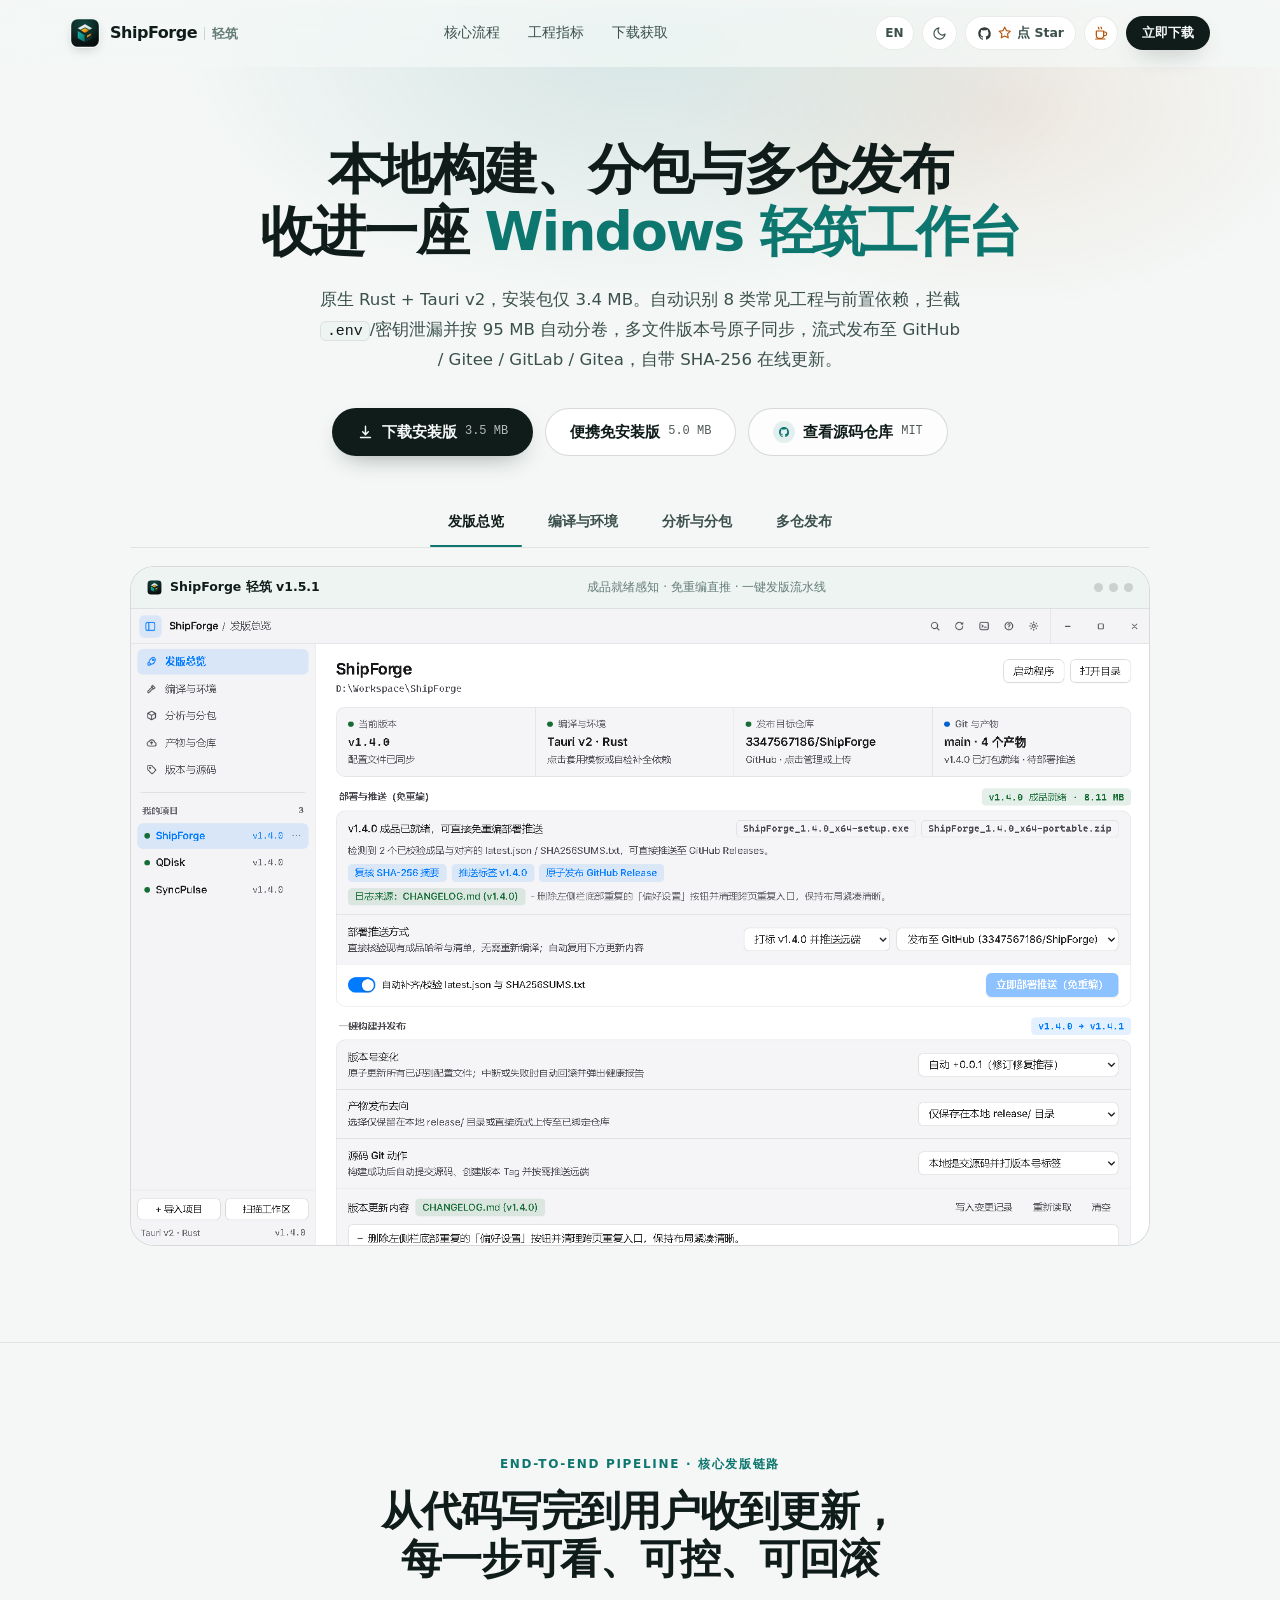
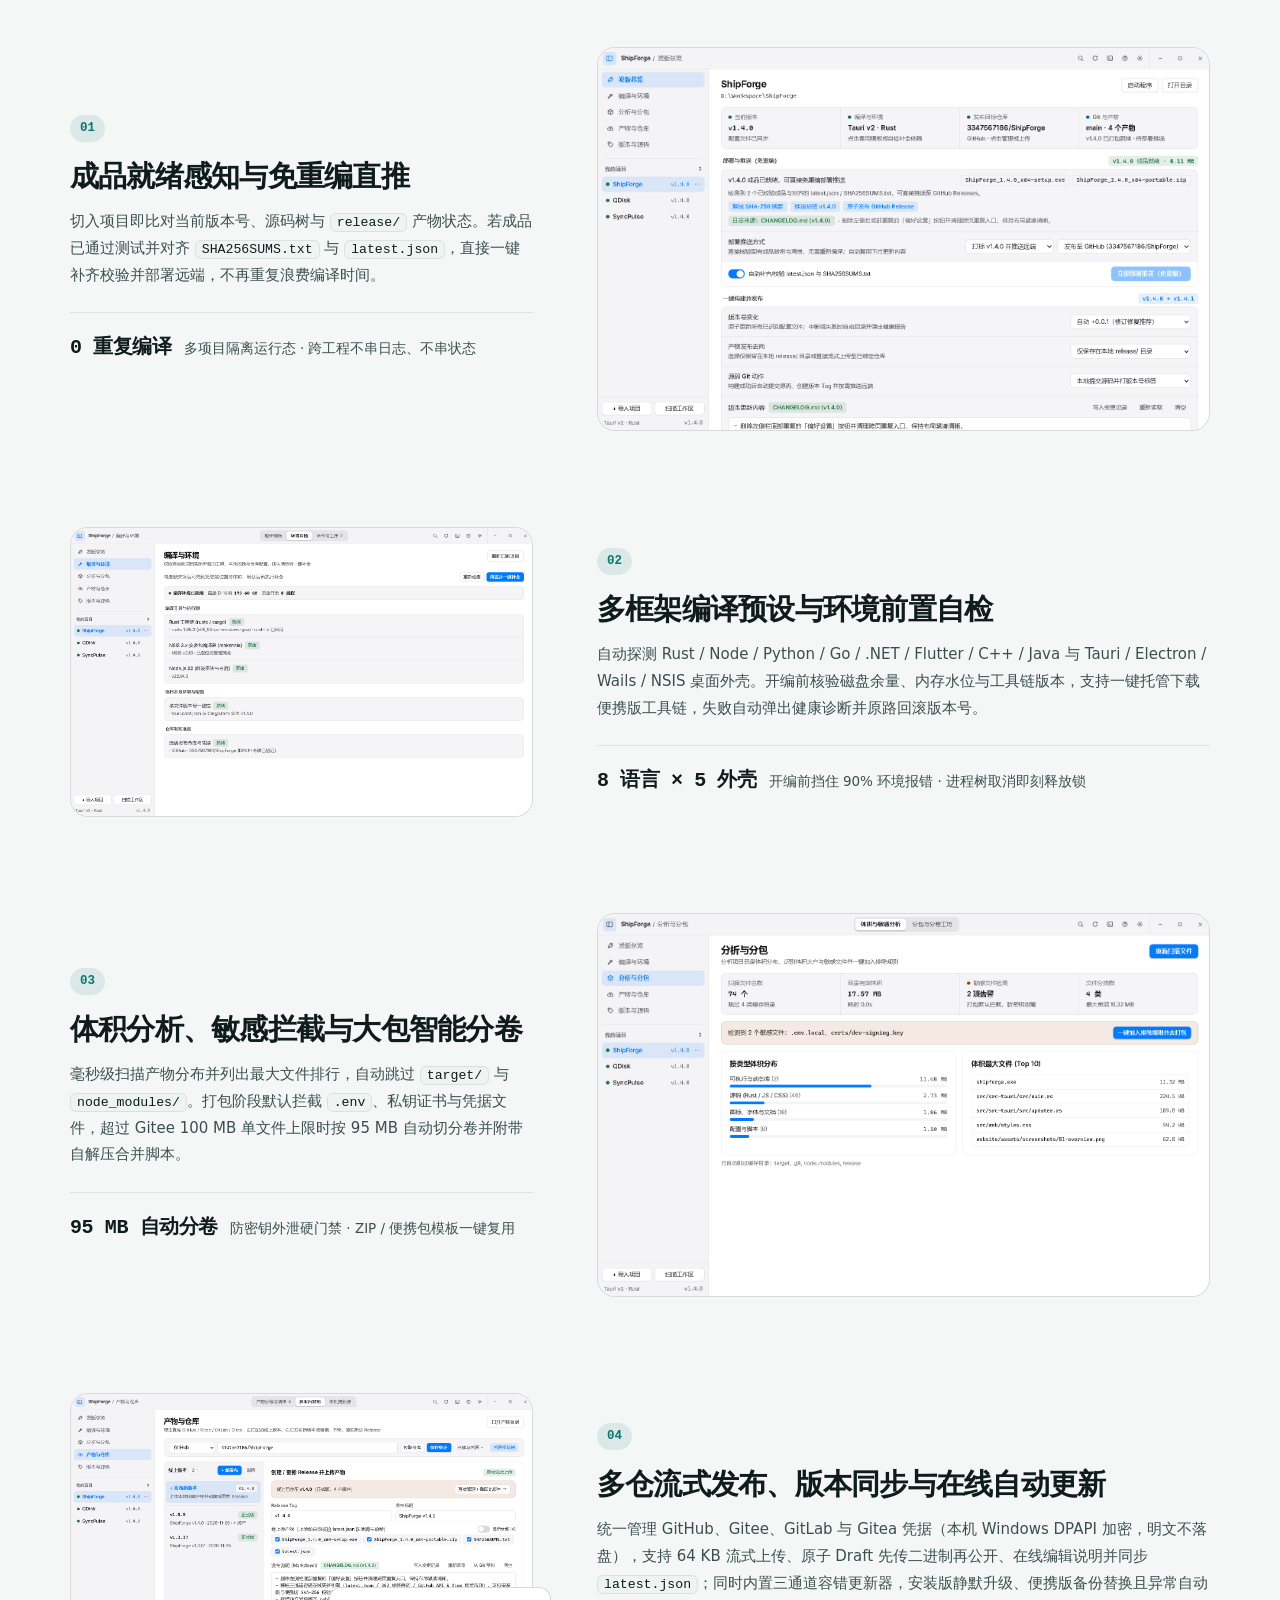
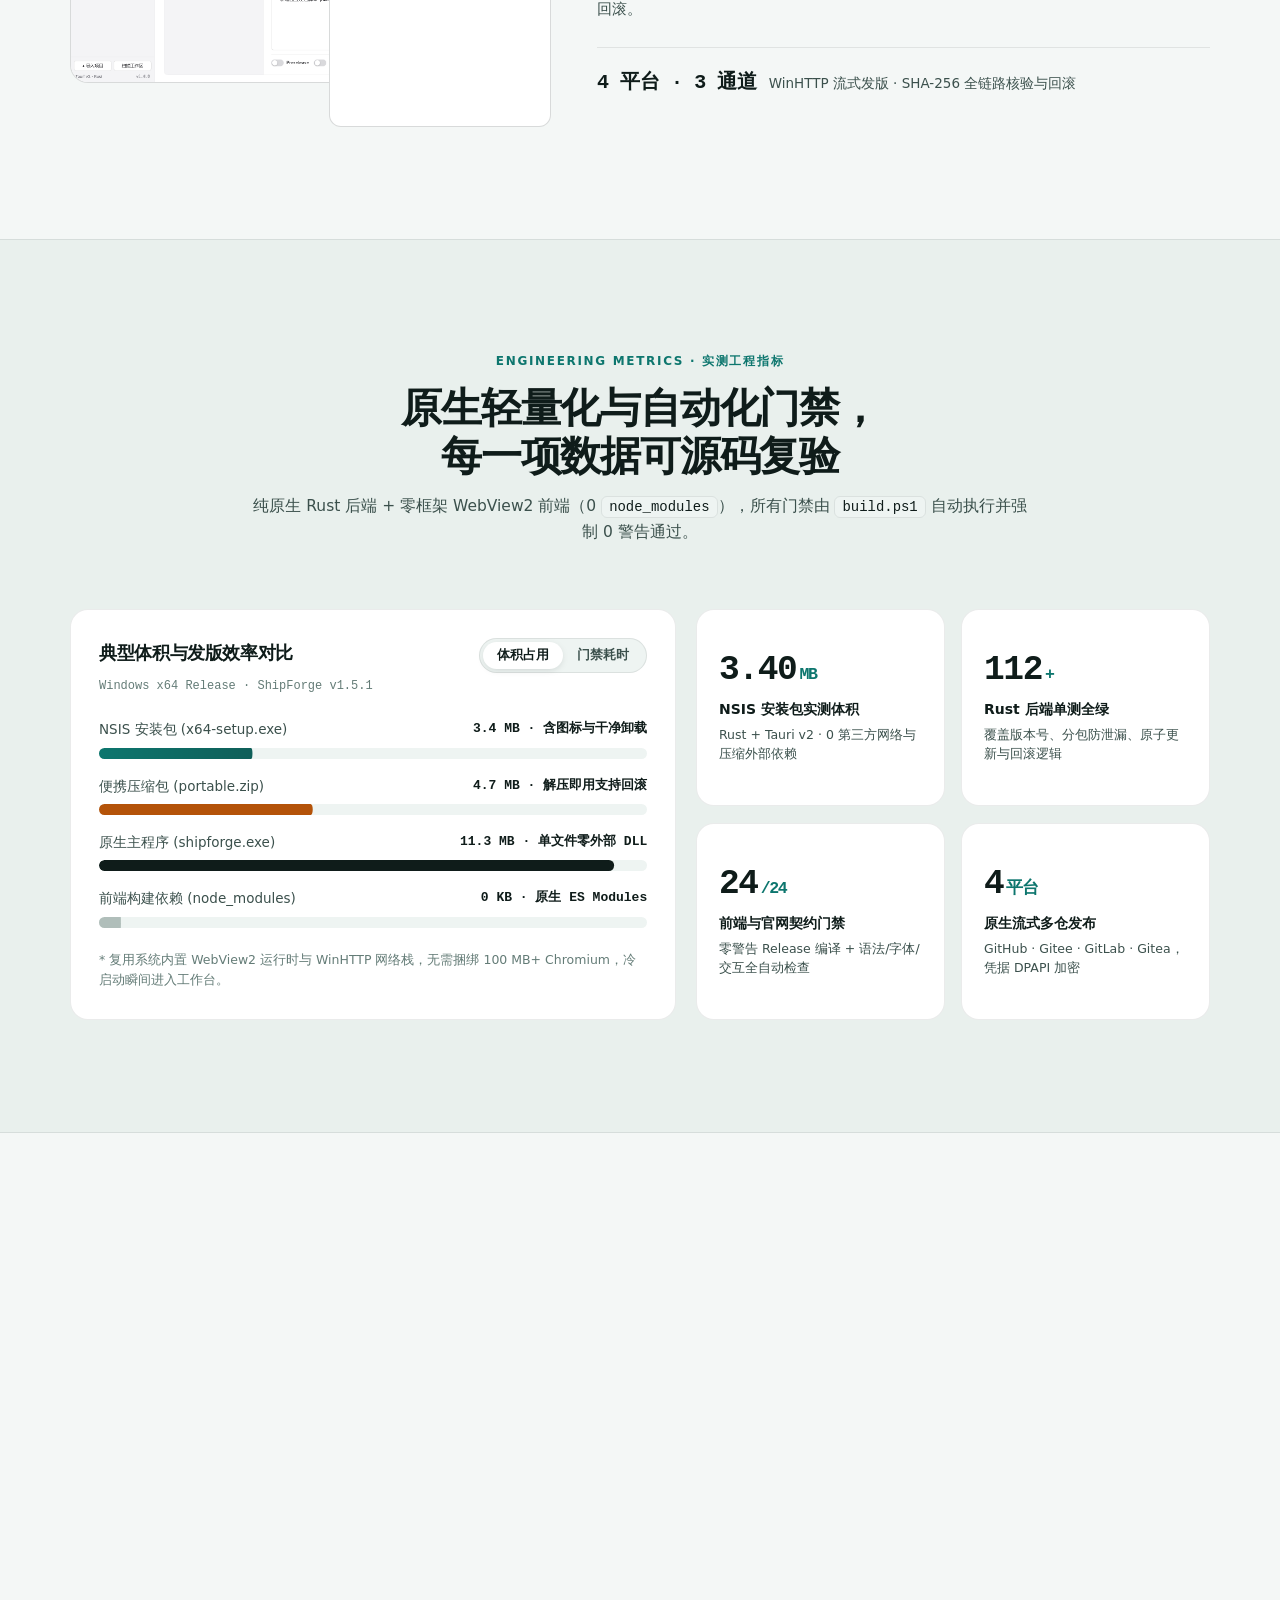
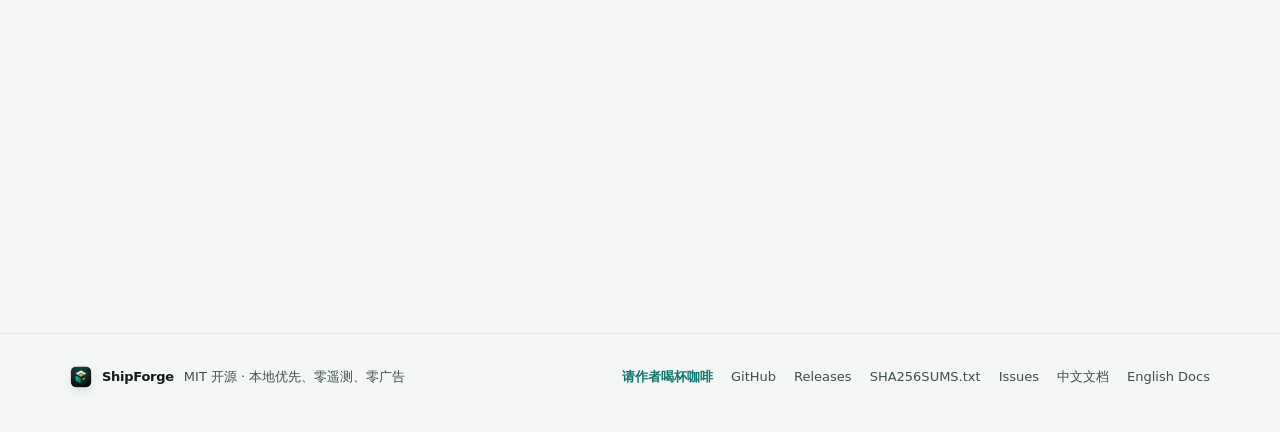
<file: website/index.html>
<!doctype html>
<html lang="zh-CN">
<head>
  <meta charset="utf-8">
  <meta name="viewport" content="width=device-width, initial-scale=1">
  <title>ShipForge 轻筑 — 本地构建、智能分包与多仓发布工作台</title>
  <meta name="description" content="ShipForge（轻筑）：原生 Rust + Tauri v2 打造的 Windows 构建、体积分析分包、多文件版本同步、GitHub/Gitee/GitLab/Gitea 流式发布与 SHA-256 自动更新工作台。">
  <meta name="color-scheme" content="light dark">
  <script>
    try {
      var saved = localStorage.getItem('shipforge-site-scheme');
      if (saved === 'light' || saved === 'dark') {
        document.querySelector('meta[name="color-scheme"]').content = saved;
      }
    } catch (e) {}
  </script>
  <link rel="icon" type="image/svg+xml" href="assets/logo.svg">
  <link rel="stylesheet" href="styles.css?v=20261127v2">
</head>
<body>
  <!-- Scroll-Driven Reading Progress Hairline -->
  <div id="scroll-progress" class="scroll-progress"></div>

  <!-- Minimal Compact Shrinking Header -->
  <header class="site-header" id="site-header">
    <div class="container header-inner">
      <a class="brand" href="#top" aria-label="ShipForge 轻筑">
        <span class="brand-mark" aria-hidden="true">
          <img src="assets/logo.svg" alt="" width="30" height="30" decoding="async">
        </span>
        <span class="brand-lockup">
          <span class="brand-name">ShipForge</span>
          <span class="brand-cn" data-i18n="brand">轻筑</span>
        </span>
      </a>

      <nav class="site-nav" aria-label="Primary">
        <a href="#showcase" data-section="showcase" data-i18n="nav.showcase">核心流程</a>
        <a href="#benchmarks" data-section="benchmarks" data-i18n="nav.bench">工程指标</a>
        <a href="#download" data-section="download" data-i18n="nav.download">下载获取</a>
      </nav>

      <div class="header-actions">
        <button type="button" class="icon-btn" id="lang-toggle" aria-label="Switch language">
          <span id="lang-label">EN</span>
        </button>
        <button type="button" class="icon-btn theme-btn" id="theme-toggle" aria-label="Toggle color scheme">
          <span class="scheme-opt scheme-to-dark">
            <svg viewBox="0 0 24 24" width="15" height="15" fill="none" stroke="currentColor" stroke-width="1.8" stroke-linecap="round" stroke-linejoin="round" aria-hidden="true"><path d="M21 12.8A9 9 0 1 1 11.2 3a7 7 0 0 0 9.8 9.8Z"/></svg>
            <span class="sr-only">Switch to dark theme</span>
          </span>
          <span class="scheme-opt scheme-to-light">
            <svg viewBox="0 0 24 24" width="15" height="15" fill="none" stroke="currentColor" stroke-width="1.8" stroke-linecap="round" stroke-linejoin="round" aria-hidden="true"><circle cx="12" cy="12" r="4"/><path d="M12 2v2m0 16v2M4.9 4.9l1.4 1.4m11.4 11.4 1.4 1.4M2 12h2m16 0h2M4.9 19.1l1.4-1.4m11.4-11.4 1.4-1.4"/></svg>
            <span class="sr-only">Switch to light theme</span>
          </span>
        </button>
        <a class="star-pill" id="header-star-btn" href="https://github.com/Bireo/ShipForge" target="_blank" rel="noopener" aria-label="在 GitHub 上给 ShipForge 点 Star" title="在 GitHub 上给 ShipForge 点 Star">
          <svg class="star-gh" viewBox="0 0 24 24" width="15" height="15" fill="currentColor" aria-hidden="true"><path d="M12 2C6.48 2 2 6.58 2 12.26c0 4.53 2.87 8.37 6.84 9.73.5.09.68-.22.68-.49 0-.24-.01-.88-.01-1.72-2.78.62-3.37-1.37-3.37-1.37-.45-1.18-1.11-1.5-1.11-1.5-.91-.64.07-.63.07-.63 1 .07 1.53 1.06 1.53 1.06.89 1.56 2.34 1.11 2.91.85.09-.66.35-1.11.63-1.37-2.22-.26-4.56-1.14-4.56-5.07 0-1.12.39-2.03 1.03-2.75-.1-.26-.45-1.3.1-2.71 0 0 .84-.28 2.75 1.05A9.3 9.3 0 0 1 12 6.84c.85 0 1.71.12 2.51.35 1.91-1.33 2.75-1.05 2.75-1.05.55 1.41.2 2.45.1 2.71.64.72 1.03 1.63 1.03 2.75 0 3.94-2.34 4.81-4.57 5.06.36.32.68.94.68 1.9 0 1.37-.01 2.48-.01 2.82 0 .27.18.59.69.49A10.03 10.03 0 0 0 22 12.26C22 6.58 17.52 2 12 2Z"/></svg>
          <svg class="star-ic" viewBox="0 0 24 24" width="13.5" height="13.5" fill="none" stroke="currentColor" stroke-width="2" stroke-linecap="round" stroke-linejoin="round" aria-hidden="true"><polygon points="12 2 15.09 8.26 22 9.27 17 14.14 18.18 21.02 12 17.77 5.82 21.02 7 14.14 2 9.27 8.91 8.26 12 2"/></svg>
          <span class="star-label" data-i18n="nav.star">点 Star</span>
          <span class="star-count mono" id="header-star-count" hidden></span>
        </a>
        <button type="button" class="coffee-btn" id="header-coffee-btn" aria-label="请作者喝杯咖啡" title="请作者喝杯咖啡">
          <svg class="coffee-ic" viewBox="0 0 24 24" width="16" height="16" fill="none" stroke="currentColor" stroke-width="1.85" stroke-linecap="round" stroke-linejoin="round" aria-hidden="true">
            <path class="coffee-steam" d="M8 3.5c0 1.1.8 1.4.8 2.5M12 3c0 1.1.8 1.4.8 2.5"/>
            <path d="M5 9h11v6.2a4.8 4.8 0 0 1-4.8 4.8H9.8A4.8 4.8 0 0 1 5 15.2V9Z"/>
            <path d="M16 10.5h1.8a2.7 2.7 0 0 1 0 5.4H16"/>
            <path d="M4 21h14"/>
          </svg>
        </button>
        <a class="btn primary sm" href="#download" data-i18n="nav.get">立即下载</a>
      </div>
    </div>
  </header>

  <main id="top">
    <!-- Act I: Editorial Hero + Scroll-Elevated 3D Perspective Stage -->
    <section class="hero">
      <div class="hero-ambient" aria-hidden="true"></div>

      <div class="container">
        <div class="hero-copy" data-scroll-hero="copy">
          <h1 class="hero-title" data-i18n="hero.title">
            本地构建、分包与多仓发布<br>收进一座 <span class="title-accent">Windows 轻筑工作台</span>
          </h1>

          <p class="hero-sub" data-i18n="hero.sub">
            原生 Rust + Tauri v2，安装包仅 3.4 MB。自动识别 8 类常见工程与前置依赖，拦截 <code>.env</code>/密钥泄漏并按 95 MB 自动分卷，多文件版本号原子同步，流式发布至 GitHub / Gitee / GitLab / Gitea，自带 SHA-256 在线更新。
          </p>

          <div class="hero-cta">
            <a class="btn primary lg" id="hero-dl-installer" href="https://github.com/Bireo/ShipForge/releases/download/v1.5.1/ShipForge_1.5.1_x64-setup.exe">
              <svg viewBox="0 0 24 24" width="17" height="17" fill="none" stroke="currentColor" stroke-width="2" stroke-linecap="round" stroke-linejoin="round" aria-hidden="true"><path d="M12 3v12m0 0 4-4m-4 4-4-4"/><path d="M5 19h14"/></svg>
              <span data-i18n="hero.dlExe">下载安装版</span>
              <span class="btn-meta mono" id="hero-exe-size">3.4 MB</span>
            </a>
            <a class="btn secondary lg" id="hero-dl-portable" href="https://github.com/Bireo/ShipForge/releases/download/v1.5.1/ShipForge_1.5.1_x64-portable.zip">
              <span data-i18n="hero.dlZip">便携免安装版</span>
              <span class="btn-meta mono" id="hero-zip-size">4.7 MB</span>
            </a>
            <a class="btn film-cta lg" href="https://github.com/Bireo/ShipForge" target="_blank" rel="noopener">
              <span class="film-play-dot" aria-hidden="true">
                <svg viewBox="0 0 24 24" width="12" height="12" fill="currentColor"><path d="M12 2C6.48 2 2 6.58 2 12.26c0 4.53 2.87 8.37 6.84 9.73.5.09.68-.22.68-.49 0-.24-.01-.88-.01-1.72-2.78.62-3.37-1.37-3.37-1.37-.45-1.18-1.11-1.5-1.11-1.5-.91-.64.07-.63.07-.63 1 .07 1.53 1.06 1.53 1.06.89 1.56 2.34 1.11 2.91.85.09-.66.35-1.11.63-1.37-2.22-.26-4.56-1.14-4.56-5.07 0-1.12.39-2.03 1.03-2.75-.1-.26-.45-1.3.1-2.71 0 0 .84-.28 2.75 1.05A9.3 9.3 0 0 1 12 6.84c.85 0 1.71.12 2.51.35 1.91-1.33 2.75-1.05 2.75-1.05.55 1.41.2 2.45.1 2.71.64.72 1.03 1.63 1.03 2.75 0 3.94-2.34 4.81-4.57 5.06.36.32.68.94.68 1.9 0 1.37-.01 2.48-.01 2.82 0 .27.18.59.69.49A10.03 10.03 0 0 0 22 12.26C22 6.58 17.52 2 12 2Z"/></svg>
              </span>
              <span data-i18n="hero.viewGh">查看源码仓库</span>
              <span class="btn-meta mono">MIT</span>
            </a>
          </div>
        </div>

        <!-- Interactive Runtime Window Stage with Scroll Perspective Unfold & Anchor Tab Underline -->
        <div class="stage-perspective" data-scroll-hero="stage">
          <div class="stage-tabs" role="tablist" aria-label="ShipForge runtime views">
            <button type="button" role="tab" id="tab-overview" aria-selected="true" tabindex="0" data-panel="panel-overview" data-cap-zh="成品就绪感知 · 免重编直推 · 一键发版流水线" data-cap-en="Artifact readiness · Direct deploy · One-click pipeline" data-i18n="tabs.overview">发版总览</button>
            <button type="button" role="tab" id="tab-compile" aria-selected="false" tabindex="-1" data-panel="panel-compile" data-cap-zh="8 类语言与桌面外壳矩阵 · 磁盘/内存/工具链前置自检" data-cap-en="8-stack framework matrix · Disk/RAM/toolchain preflight" data-i18n="tabs.compile">编译与环境</button>
            <button type="button" role="tab" id="tab-package" aria-selected="false" tabindex="-1" data-panel="panel-package" data-cap-zh="体积构成分析 · .env/私钥防泄漏拦截 · 95 MB 自动分卷" data-cap-en="Bundle breakdown · Secret leak guard · 95 MB split ZIP" data-i18n="tabs.package">分析与分包</button>
            <button type="button" role="tab" id="tab-release" aria-selected="false" tabindex="-1" data-panel="panel-release" data-cap-zh="GitHub / Gitee / GitLab / Gitea 流式上传 · DPAPI 凭据加密" data-cap-en="Multi-forge streaming upload · Windows DPAPI vault" data-i18n="tabs.release">多仓发布</button>
          </div>

          <div class="stage-frame" id="stage-frame">
            <div class="window-chrome" aria-hidden="true">
              <span class="win-brand">
                <img src="assets/logo.svg" alt="" width="15" height="15">
                <span id="win-chrome-title">ShipForge 轻筑 v1.5.1</span>
              </span>
              <span class="win-caption" id="stage-caption">成品就绪感知 · 免重编直推 · 一键发版流水线</span>
              <span class="win-dots"><i></i><i></i><i></i></span>
            </div>

            <div class="stage-panels">
              <div role="tabpanel" id="panel-overview" aria-labelledby="tab-overview" tabindex="0">
                <button type="button" class="zoom-trigger zoom-stage" id="zoom-stage-overview" data-lightbox-id="overview" aria-label="点击放大查看：发版总览与免重编直推">
                  <img id="img-overview" src="assets/screenshots/01-overview-pipeline.png" alt="ShipForge Release Overview and Pipeline UI" width="1600" height="1000" fetchpriority="high" decoding="async">
                  <span class="zoom-hint" aria-hidden="true">
                    <svg viewBox="0 0 24 24" width="13" height="13" fill="none" stroke="currentColor" stroke-width="2" stroke-linecap="round" stroke-linejoin="round"><circle cx="11" cy="11" r="7"/><path d="m21 21-4.3-4.3M11 8v6M8 11h6"/></svg>
                    <span data-i18n="lightbox.hint">查看大图</span>
                  </span>
                </button>
              </div>
              <div role="tabpanel" id="panel-compile" aria-labelledby="tab-compile" hidden="until-found">
                <button type="button" class="zoom-trigger zoom-stage" id="zoom-stage-compile" data-lightbox-id="compile" aria-label="点击放大查看：编译预设与环境前置自检">
                  <img src="assets/screenshots/02-compile-prereq.png" alt="ShipForge Compiler Matrix and Preflight Checks" width="1600" height="1000" fetchpriority="low" loading="lazy" decoding="async">
                  <span class="zoom-hint" aria-hidden="true">
                    <svg viewBox="0 0 24 24" width="13" height="13" fill="none" stroke="currentColor" stroke-width="2" stroke-linecap="round" stroke-linejoin="round"><circle cx="11" cy="11" r="7"/><path d="m21 21-4.3-4.3M11 8v6M8 11h6"/></svg>
                    <span data-i18n="lightbox.hint">查看大图</span>
                  </span>
                </button>
              </div>
              <div role="tabpanel" id="panel-package" aria-labelledby="tab-package" hidden="until-found">
                <button type="button" class="zoom-trigger zoom-stage" id="zoom-stage-package" data-lightbox-id="package" aria-label="点击放大查看：体积分析与防泄漏分包">
                  <img src="assets/screenshots/03-package-split.png" alt="ShipForge Size Analyzer and Smart Packaging" width="1600" height="1000" fetchpriority="low" loading="lazy" decoding="async">
                  <span class="zoom-hint" aria-hidden="true">
                    <svg viewBox="0 0 24 24" width="13" height="13" fill="none" stroke="currentColor" stroke-width="2" stroke-linecap="round" stroke-linejoin="round"><circle cx="11" cy="11" r="7"/><path d="m21 21-4.3-4.3M11 8v6M8 11h6"/></svg>
                    <span data-i18n="lightbox.hint">查看大图</span>
                  </span>
                </button>
              </div>
              <div role="tabpanel" id="panel-release" aria-labelledby="tab-release" hidden="until-found">
                <button type="button" class="zoom-trigger zoom-stage" id="zoom-stage-release" data-lightbox-id="release" aria-label="点击放大查看：多仓库发布与在线回撤">
                  <img src="assets/screenshots/04-release-repos.png" alt="ShipForge Multi-Forge Release Manager" width="1600" height="1000" fetchpriority="low" loading="lazy" decoding="async">
                  <span class="zoom-hint" aria-hidden="true">
                    <svg viewBox="0 0 24 24" width="13" height="13" fill="none" stroke="currentColor" stroke-width="2" stroke-linecap="round" stroke-linejoin="round"><circle cx="11" cy="11" r="7"/><path d="m21 21-4.3-4.3M11 8v6M8 11h6"/></svg>
                    <span data-i18n="lightbox.hint">查看大图</span>
                  </span>
                </button>
              </div>
            </div>
          </div>
        </div>
      </div>
    </section>

    <!-- Act II: Editorial Feature Storytelling (Gradual Bidirectional Float-In + Layered Parallax) -->
    <section class="section showcase-section" id="showcase">
      <div class="container">
        <div class="section-head float-in">
          <p class="eyebrow" data-i18n="story.eyebrow">END-TO-END PIPELINE · 核心发版链路</p>
          <h2 data-i18n="story.title">从代码写完到用户收到更新，每一步可看、可控、可回滚</h2>
        </div>

        <div class="story-stack">
          <!-- Story 01 -->
          <article class="story-band float-group">
            <div class="story-copy float-item" style="--float-delay: 20ms">
              <span class="story-index mono">01</span>
              <h3 data-i18n="story.s1Title">成品就绪感知与免重编直推</h3>
              <p class="story-desc" data-i18n="story.s1Desc">
                切入项目即比对当前版本号、源码树与 <code>release/</code> 产物状态。若成品已通过测试并对齐 <code>SHA256SUMS.txt</code> 与 <code>latest.json</code>，直接一键补齐校验并部署远端，不再重复浪费编译时间。
              </p>
              <div class="story-proof">
                <strong class="mono">0 重复编译</strong>
                <span data-i18n="story.s1Proof">多项目隔离运行态 · 跨工程不串日志、不串状态</span>
              </div>
            </div>
            <figure class="story-visual float-item" style="--float-delay: 150ms">
              <div class="media-shell">
                <button type="button" class="zoom-trigger zoom-story" id="zoom-story-overview" data-lightbox-id="overview" aria-label="点击放大查看：发版总览与免重编直推">
                  <img src="assets/screenshots/01-overview-pipeline.png" alt="ShipForge release overview and direct deploy" width="1600" height="1000" loading="lazy" decoding="async">
                  <span class="zoom-hint" aria-hidden="true">
                    <svg viewBox="0 0 24 24" width="13" height="13" fill="none" stroke="currentColor" stroke-width="2" stroke-linecap="round" stroke-linejoin="round"><circle cx="11" cy="11" r="7"/><path d="m21 21-4.3-4.3M11 8v6M8 11h6"/></svg>
                    <span data-i18n="lightbox.hint">查看大图</span>
                  </span>
                </button>
              </div>
            </figure>
          </article>

          <!-- Story 02 -->
          <article class="story-band is-reversed float-group">
            <div class="story-copy float-item" style="--float-delay: 150ms">
              <span class="story-index mono">02</span>
              <h3 data-i18n="story.s2Title">多框架编译预设与环境前置自检</h3>
              <p class="story-desc" data-i18n="story.s2Desc">
                自动探测 Rust / Node / Python / Go / .NET / Flutter / C++ / Java 与 Tauri / Electron / Wails / NSIS 桌面外壳。开编前核验磁盘余量、内存水位与工具链版本，支持一键托管下载便携版工具链，失败自动弹出健康诊断并原路回滚版本号。
              </p>
              <div class="story-proof">
                <strong class="mono">8 语言 × 5 外壳</strong>
                <span data-i18n="story.s2Proof">开编前挡住 90% 环境报错 · 进程树取消即刻释放锁</span>
              </div>
            </div>
            <figure class="story-visual float-item" style="--float-delay: 20ms">
              <div class="media-shell">
                <button type="button" class="zoom-trigger zoom-story" id="zoom-story-compile" data-lightbox-id="compile" aria-label="点击放大查看：多框架编译预设与环境前置自检">
                  <img src="assets/screenshots/02-compile-prereq.png" alt="ShipForge framework matrix and preflight inspector" width="1600" height="1000" loading="lazy" decoding="async">
                  <span class="zoom-hint" aria-hidden="true">
                    <svg viewBox="0 0 24 24" width="13" height="13" fill="none" stroke="currentColor" stroke-width="2" stroke-linecap="round" stroke-linejoin="round"><circle cx="11" cy="11" r="7"/><path d="m21 21-4.3-4.3M11 8v6M8 11h6"/></svg>
                    <span data-i18n="lightbox.hint">查看大图</span>
                  </span>
                </button>
              </div>
            </figure>
          </article>

          <!-- Story 03 -->
          <article class="story-band float-group">
            <div class="story-copy float-item" style="--float-delay: 20ms">
              <span class="story-index mono">03</span>
              <h3 data-i18n="story.s3Title">体积分析、敏感拦截与大包智能分卷</h3>
              <p class="story-desc" data-i18n="story.s3Desc">
                毫秒级扫描产物分布并列出最大文件排行，自动跳过 <code>target/</code> 与 <code>node_modules/</code>。打包阶段默认拦截 <code>.env</code>、私钥证书与凭据文件，超过 Gitee 100 MB 单文件上限时按 95 MB 自动切分卷并附带自解压合并脚本。
              </p>
              <div class="story-proof">
                <strong class="mono">95 MB 自动分卷</strong>
                <span data-i18n="story.s3Proof">防密钥外泄硬门禁 · ZIP / 便携包模板一键复用</span>
              </div>
            </div>
            <figure class="story-visual float-item" style="--float-delay: 150ms">
              <div class="media-shell">
                <button type="button" class="zoom-trigger zoom-story" id="zoom-story-package" data-lightbox-id="package" aria-label="点击放大查看：体积分析、防泄漏与智能分包">
                  <img src="assets/screenshots/03-package-split.png" alt="ShipForge artifact analyzer and split packager" width="1600" height="1000" loading="lazy" decoding="async">
                  <span class="zoom-hint" aria-hidden="true">
                    <svg viewBox="0 0 24 24" width="13" height="13" fill="none" stroke="currentColor" stroke-width="2" stroke-linecap="round" stroke-linejoin="round"><circle cx="11" cy="11" r="7"/><path d="m21 21-4.3-4.3M11 8v6M8 11h6"/></svg>
                    <span data-i18n="lightbox.hint">查看大图</span>
                  </span>
                </button>
              </div>
            </figure>
          </article>

          <!-- Story 04 (Layered Counter-Scrolling Inset Parallax) -->
          <article class="story-band is-reversed float-group">
            <div class="story-copy float-item" style="--float-delay: 150ms">
              <span class="story-index mono">04</span>
              <h3 data-i18n="story.s4Title">多仓流式发布、版本同步与在线自动更新</h3>
              <p class="story-desc" data-i18n="story.s4Desc">
                统一管理 GitHub、Gitee、GitLab 与 Gitea 凭据（本机 Windows DPAPI 加密，明文不落盘），支持 64 KB 流式上传、原子 Draft 先传二进制再公开、在线编辑说明并同步 <code>latest.json</code>；同时内置三通道容错更新器，安装版静默升级、便携版备份替换且异常自动回滚。
              </p>
              <div class="story-proof">
                <strong class="mono">4 平台 · 3 通道</strong>
                <span data-i18n="story.s4Proof">WinHTTP 流式发版 · SHA-256 全链路核验与回滚</span>
              </div>
            </div>
            <figure class="story-visual visual-layered float-item" style="--float-delay: 20ms">
              <div class="media-shell">
                <button type="button" class="zoom-trigger zoom-story" id="zoom-story-release" data-lightbox-id="release" aria-label="点击放大查看：多仓库发布管理">
                  <img src="assets/screenshots/04-release-repos.png" alt="ShipForge multi-platform release management" width="1600" height="1000" loading="lazy" decoding="async">
                  <span class="zoom-hint" aria-hidden="true">
                    <svg viewBox="0 0 24 24" width="13" height="13" fill="none" stroke="currentColor" stroke-width="2" stroke-linecap="round" stroke-linejoin="round"><circle cx="11" cy="11" r="7"/><path d="m21 21-4.3-4.3M11 8v6M8 11h6"/></svg>
                    <span data-i18n="lightbox.hint">查看大图</span>
                  </span>
                </button>
              </div>
              <div class="media-inset">
                <button type="button" class="zoom-trigger zoom-inset" id="zoom-story-updater" data-lightbox-id="updater" aria-label="点击放大查看：内置在线更新与版本变更管理">
                  <img src="assets/screenshots/06-updater-prefs.png" alt="ShipForge built-in SHA-256 auto updater" width="1600" height="1000" loading="lazy" decoding="async">
                  <span class="zoom-hint zoom-hint-sm" aria-hidden="true">
                    <svg viewBox="0 0 24 24" width="12" height="12" fill="none" stroke="currentColor" stroke-width="2" stroke-linecap="round" stroke-linejoin="round"><circle cx="11" cy="11" r="7"/><path d="m21 21-4.3-4.3M11 8v6M8 11h6"/></svg>
                  </span>
                </button>
              </div>
            </figure>
          </article>
        </div>
      </div>
    </section>

    <!-- Act III: Interactive Engineering Metrics Bento (Animated Bars + Count-Up Stat Quad) -->
    <section class="section bench-section" id="benchmarks">
      <div class="container">
        <div class="section-head float-in">
          <p class="eyebrow" data-i18n="bench.eyebrow">ENGINEERING METRICS · 实测工程指标</p>
          <h2 data-i18n="bench.title">原生轻量化与自动化门禁，每一项数据可源码复验</h2>
          <p class="section-desc" data-i18n="bench.desc">
            纯原生 Rust 后端 + 零框架 WebView2 前端（0 <code>node_modules</code>），所有门禁由 <code>build.ps1</code> 自动执行并强制 0 警告通过。
          </p>
        </div>

        <div class="bench-bento">
          <!-- Interactive Segmented Bar Chart -->
          <div class="bento-card bench-chart float-in" style="--float-delay: 40ms">
            <div class="panel-head">
              <div>
                <h3 data-i18n="bench.chartTitle">典型体积与发版效率对比</h3>
                <span class="panel-sub mono" id="bench-sub-label">Windows x64 Release · ShipForge v1.5.1</span>
              </div>
              <div class="seg-switch" role="group" aria-label="Metrics dataset">
                <button type="button" class="seg-btn active" data-bench-mode="footprint" aria-pressed="true" data-i18n="bench.modeFootprint">体积占用</button>
                <button type="button" class="seg-btn" data-bench-mode="pipeline" aria-pressed="false" data-i18n="bench.modePipeline">门禁耗时</button>
              </div>
            </div>

            <div class="bar-list" id="bench-bars">
              <div class="bar-row">
                <div class="bar-meta">
                  <span id="bm-lbl-0">NSIS 安装包 (x64-setup.exe)</span>
                  <strong class="mono" id="bm-val-0">3.4 MB · 含图标与干净卸载</strong>
                </div>
                <div class="bar-track"><div class="bar-fill accent" id="bm-bar-0" style="--scale: 0.28"></div></div>
              </div>
              <div class="bar-row">
                <div class="bar-meta">
                  <span id="bm-lbl-1">便携压缩包 (portable.zip)</span>
                  <strong class="mono" id="bm-val-1">4.7 MB · 解压即用支持回滚</strong>
                </div>
                <div class="bar-track"><div class="bar-fill warm" id="bm-bar-1" style="--scale: 0.39"></div></div>
              </div>
              <div class="bar-row">
                <div class="bar-meta">
                  <span id="bm-lbl-2">原生主程序 (shipforge.exe)</span>
                  <strong class="mono" id="bm-val-2">11.3 MB · 单文件零外部 DLL</strong>
                </div>
                <div class="bar-track"><div class="bar-fill ink" id="bm-bar-2" style="--scale: 0.94"></div></div>
              </div>
              <div class="bar-row">
                <div class="bar-meta">
                  <span id="bm-lbl-3">前端构建依赖 (node_modules)</span>
                  <strong class="mono" id="bm-val-3">0 KB · 原生 ES Modules</strong>
                </div>
                <div class="bar-track"><div class="bar-fill muted" id="bm-bar-3" style="--scale: 0.04"></div></div>
              </div>
            </div>

            <p class="bench-note" id="bench-mode-note">
              * 复用系统内置 WebView2 运行时与 WinHTTP 网络栈，无需捆绑 100 MB+ Chromium，冷启动瞬间进入工作台。
            </p>
          </div>

          <!-- 4 Animated Count-Up Engineering Metrics -->
          <div class="stat-quad">
            <article class="bento-card stat-tile float-in" style="--float-delay: 110ms">
              <div class="stat-num mono"><span class="count-up" data-val="3.40" data-dec="2">3.40</span><span class="stat-unit">MB</span></div>
              <div class="stat-label" data-i18n="bench.s1Title">NSIS 安装包实测体积</div>
              <p class="stat-meta" data-i18n="bench.s1Meta">Rust + Tauri v2 · 0 第三方网络与压缩外部依赖</p>
            </article>

            <article class="bento-card stat-tile float-in" style="--float-delay: 190ms">
              <div class="stat-num mono"><span class="count-up" data-val="112" data-dec="0">112</span><span class="stat-unit">+</span></div>
              <div class="stat-label" data-i18n="bench.s2Title">Rust 后端单测全绿</div>
              <p class="stat-meta" data-i18n="bench.s2Meta">覆盖版本号、分包防泄漏、原子更新与回滚逻辑</p>
            </article>

            <article class="bento-card stat-tile float-in" style="--float-delay: 270ms">
              <div class="stat-num mono"><span class="count-up" data-val="24" data-dec="0">24</span><span class="stat-unit">/24</span></div>
              <div class="stat-label" data-i18n="bench.s3Title">前端与官网契约门禁</div>
              <p class="stat-meta" data-i18n="bench.s3Meta">零警告 Release 编译 + 语法/字体/交互全自动检查</p>
            </article>

            <article class="bento-card stat-tile float-in" style="--float-delay: 350ms">
              <div class="stat-num mono"><span class="count-up" data-val="4" data-dec="0">4</span><span class="stat-unit" data-i18n="bench.s4Unit">平台</span></div>
              <div class="stat-label" data-i18n="bench.s4Title">原生流式多仓发布</div>
              <p class="stat-meta" data-i18n="bench.s4Meta">GitHub · Gitee · GitLab · Gitea，凭据 DPAPI 加密</p>
            </article>
          </div>
        </div>
      </div>
    </section>

    <!-- Act IV: Focused Download + On-Demand Developer Architecture Disclosure -->
    <section class="section download-section" id="download">
      <div class="container">
        <div class="section-head float-in">
          <p class="eyebrow" data-i18n="dl.eyebrow">GET SHIPFORGE · 立即获取</p>
          <h2 data-i18n="dl.title">两个版本，30 秒接入你的 Windows 工程</h2>
          <p class="section-desc" data-i18n="dl.desc">
            项目列表与 DPAPI 加密凭据保存在 <code>%APPDATA%\ShipForge</code>，升级重装不丢配置；支持一键核验 SHA-256。
          </p>
        </div>

        <div class="dl-grid">
          <article class="dl-card featured float-in" style="--float-delay: 60ms">
            <div class="dl-top">
              <span class="dl-tag" data-i18n="dl.rec">推荐 · 日常主力</span>
              <span class="mono dl-ver" id="dl-exe-ver">v1.5.1</span>
            </div>
            <h3 data-i18n="dl.exeTitle">Windows 安装版 (NSIS x64)</h3>
            <p data-i18n="dl.exeDesc">标准安装向导，自动创建桌面与开始菜单入口、干净卸载；后续更新可在软件内直接核验 SHA-256 静默升级。</p>
            <div class="dl-file mono" id="dl-exe-name">ShipForge_1.5.1_x64-setup.exe · 3.4 MB</div>
            <a class="btn primary full" id="dl-btn-exe" href="https://github.com/Bireo/ShipForge/releases/download/v1.5.1/ShipForge_1.5.1_x64-setup.exe" data-i18n="dl.exeBtn">
              下载安装版 (.exe)
            </a>
          </article>

          <article class="dl-card float-in" style="--float-delay: 170ms">
            <div class="dl-top">
              <span class="dl-tag subtle" data-i18n="dl.port">免安装 · 随身便携</span>
              <span class="mono dl-ver" id="dl-zip-ver">v1.5.1</span>
            </div>
            <h3 data-i18n="dl.zipTitle">Windows 便携版 (Portable ZIP)</h3>
            <p data-i18n="dl.zipDesc">解压到任意目录双击即用，不写注册表；内置更新器升级前自动备份旧版，写入异常自动原样回滚。</p>
            <div class="dl-file mono" id="dl-zip-name">ShipForge_1.5.1_x64-portable.zip · 4.7 MB</div>
            <a class="btn secondary full" id="dl-btn-zip" href="https://github.com/Bireo/ShipForge/releases/download/v1.5.1/ShipForge_1.5.1_x64-portable.zip" data-i18n="dl.zipBtn">
              下载便携版 (.zip)
            </a>
          </article>
        </div>

        <!-- On-Demand Developer Architecture & Build Disclosure -->
        <details class="dev-disclosure float-in" style="--float-delay: 240ms">
          <summary>
            <span class="dev-sum-title" data-i18n="dev.summary">开发者说明：三层架构、源码门禁与一键发版命令</span>
            <span class="dev-sum-icon" aria-hidden="true"></span>
          </summary>
          <div class="dev-body">
            <div class="arch-strip">
              <div class="arch-pill">
                <span class="mono">01</span>
                <strong data-i18n="dev.l1">零框架 WebView2 前端</strong>
                <small>ES Modules · 0 node_modules · 24 项契约自测</small>
              </div>
              <div class="arch-pill">
                <span class="mono">02</span>
                <strong data-i18n="dev.l2">Rust 原生引擎 (Tauri v2)</strong>
                <small>WinHTTP 64KB 流式上传 · DPAPI · 112 项单测</small>
              </div>
              <div class="arch-pill">
                <span class="mono">03</span>
                <strong data-i18n="dev.l3">三通道原子更新器</strong>
                <small>latest.json / 302 / API · SHA-256 核验与回滚</small>
              </div>
            </div>
            <div class="dev-cmd-wrap">
              <pre class="code-block"><code id="dev-cmd-text">git clone https://github.com/Bireo/ShipForge.git &amp;&amp; cd ShipForge
pwsh -NoProfile -ExecutionPolicy Bypass -File .\build.ps1 -TestsOnly
pwsh -NoProfile -ExecutionPolicy Bypass -File .\build.ps1</code></pre>
              <button type="button" class="btn ghost sm copy-btn" id="copy-dev-cmd" data-i18n="dev.copy">复制命令</button>
              <span class="sr-only" id="copy-dev-status" role="status"></span>
            </div>
          </div>
        </details>
      </div>
    </section>
  </main>

  <footer class="site-footer">
    <div class="container footer-inner">
      <div class="footer-left">
        <span class="brand footer-brand" aria-label="ShipForge 轻筑">
          <span class="brand-mark sm" aria-hidden="true">
            <img src="assets/logo.svg" alt="" width="22" height="22" loading="lazy">
          </span>
          <strong>ShipForge</strong>
        </span>
        <span data-i18n="foot.note">MIT 开源 · 本地优先、零遥测、零广告</span>
      </div>
      <div class="footer-links">
        <button type="button" class="footer-coffee-link" id="footer-coffee-btn" data-i18n="foot.coffee">请作者喝杯咖啡</button>
        <a href="https://github.com/Bireo/ShipForge" target="_blank" rel="noopener">GitHub</a>
        <a href="https://github.com/Bireo/ShipForge/releases/latest" target="_blank" rel="noopener">Releases</a>
        <a id="dl-sha-link" href="https://github.com/Bireo/ShipForge/releases/download/v1.5.1/SHA256SUMS.txt" target="_blank" rel="noopener">SHA256SUMS.txt</a>
        <a href="https://github.com/Bireo/ShipForge/issues" target="_blank" rel="noopener">Issues</a>
        <a href="https://github.com/Bireo/ShipForge/blob/main/README.md" target="_blank" rel="noopener">中文文档</a>
        <a href="https://github.com/Bireo/ShipForge/blob/main/README.en.md" target="_blank" rel="noopener">English Docs</a>
      </div>
    </div>
  </footer>

  <!-- Sponsor / Buy Me a Coffee Modal Dialog -->
  <dialog class="sponsor-dialog" id="sponsor-dialog" closedby="any" aria-labelledby="sponsor-title">
    <div class="sponsor-sheet">
      <div class="sponsor-head">
        <div class="sponsor-badge" aria-hidden="true">
          <svg viewBox="0 0 24 24" width="20" height="20" fill="none" stroke="currentColor" stroke-width="1.9" stroke-linecap="round" stroke-linejoin="round">
            <path d="M8 3.5c0 1.1.8 1.4.8 2.5M12 3c0 1.1.8 1.4.8 2.5"/>
            <path d="M5 9h11v6.2a4.8 4.8 0 0 1-4.8 4.8H9.8A4.8 4.8 0 0 1 5 15.2V9Z"/>
            <path d="M16 10.5h1.8a2.7 2.7 0 0 1 0 5.4H16"/>
            <path d="M4 21h14"/>
          </svg>
        </div>
        <div class="sponsor-head-copy">
          <h2 id="sponsor-title" data-i18n="sponsor.title">请作者喝杯咖啡</h2>
          <p class="sponsor-sub" data-i18n="sponsor.sub">软件独立开发与长期维护不易，如果 ShipForge 轻筑帮你省下了重复打包和发版的时间，欢迎请作者喝杯咖啡，感谢支持！</p>
        </div>
        <button type="button" class="sponsor-close" id="sponsor-close-x" aria-label="关闭">
          <svg viewBox="0 0 24 24" width="16" height="16" fill="none" stroke="currentColor" stroke-width="2" stroke-linecap="round"><path d="M18 6 6 18M6 6l12 12"/></svg>
        </button>
      </div>

      <div class="sponsor-grid">
        <figure class="sponsor-card sponsor-wechat">
          <div class="sponsor-qr-frame">
            <img src="assets/sponsor/wechat.jpg" alt="微信赞赏码" width="240" height="320" loading="lazy" decoding="async">
          </div>
          <figcaption>
            <span class="sponsor-dot" aria-hidden="true"></span>
            <span data-i18n="sponsor.wechat">微信支付 · 扫一扫赞赏</span>
          </figcaption>
        </figure>
        <figure class="sponsor-card sponsor-alipay">
          <div class="sponsor-qr-frame">
            <img src="assets/sponsor/alipay.jpg" alt="支付宝赞赏码" width="240" height="320" loading="lazy" decoding="async">
          </div>
          <figcaption>
            <span class="sponsor-dot" aria-hidden="true"></span>
            <span data-i18n="sponsor.alipay">支付宝 · 扫一扫赞赏</span>
          </figcaption>
        </figure>
      </div>

      <div class="sponsor-foot">
        <p class="sponsor-note" data-i18n="sponsor.note">ShipForge 永久 MIT 开源免费、零广告 · 随心赞赏，在 GitHub 点 Star 同样是莫大的鼓励</p>
        <button type="button" class="btn secondary sm" id="sponsor-close-btn" data-i18n="sponsor.close">谢谢，先逛逛</button>
      </div>
    </div>
  </dialog>

  <!-- Shared-Element Full-Viewport Floating Image Lightbox Dialog -->
  <dialog class="media-lightbox" id="media-lightbox" closedby="any" aria-labelledby="lb-title">
    <div class="lb-shell" id="lb-shell">
      <div class="lb-topbar">
        <div class="lb-meta">
          <span class="lb-counter mono" id="lb-counter">1 / 6</span>
          <h2 class="lb-title" id="lb-title">发版总览与免重编直推</h2>
        </div>
        <div class="lb-actions">
          <button type="button" class="lb-tool-btn" id="lb-zoom-btn" aria-pressed="false" aria-label="切换 2 倍细节放大">
            <svg viewBox="0 0 24 24" width="15" height="15" fill="none" stroke="currentColor" stroke-width="2" stroke-linecap="round" stroke-linejoin="round" aria-hidden="true"><circle cx="11" cy="11" r="7"/><path d="m21 21-4.3-4.3M11 8v6M8 11h6"/></svg>
            <span id="lb-zoom-label" data-i18n="lightbox.zoomIn">2× 细节</span>
          </button>
          <button type="button" class="dialog-close-btn lb-close-btn" id="lb-close-btn" aria-label="关闭">
            <svg viewBox="0 0 24 24" width="16" height="16" fill="none" stroke="currentColor" stroke-width="2" stroke-linecap="round"><path d="M18 6 6 18M6 6l12 12"/></svg>
          </button>
        </div>
      </div>

      <div class="lb-body" id="lb-body">
        <button type="button" class="lb-nav lb-prev" id="lb-prev" aria-label="上一张截图">
          <svg viewBox="0 0 24 24" width="20" height="20" fill="none" stroke="currentColor" stroke-width="2" stroke-linecap="round" stroke-linejoin="round" aria-hidden="true"><path d="m15 18-6-6 6-6"/></svg>
        </button>

        <div class="lb-viewport" id="lb-viewport">
          <img id="lb-img" class="lb-img" src="assets/screenshots/01-overview-pipeline.png" alt="发版总览与免重编直推" width="1600" height="1000" decoding="async">
        </div>

        <button type="button" class="lb-nav lb-next" id="lb-next" aria-label="下一张截图">
          <svg viewBox="0 0 24 24" width="20" height="20" fill="none" stroke="currentColor" stroke-width="2" stroke-linecap="round" stroke-linejoin="round" aria-hidden="true"><path d="m9 18 6-6-6-6"/></svg>
        </button>
      </div>

      <div class="lb-foot">
        <p class="lb-caption" id="lb-caption">成品就绪感知 · 免重编直推 · 一键发版流水线</p>
        <span class="lb-keys mono" data-i18n="lightbox.keys">← / → 切换 · 滚轮/点击缩放 · Esc 关闭</span>
      </div>
      <span class="sr-only" id="lb-live" aria-live="polite"></span>
    </div>
  </dialog>

  <script src="app.js?v=20261127v2" defer></script>
</body>
</html>
</file>
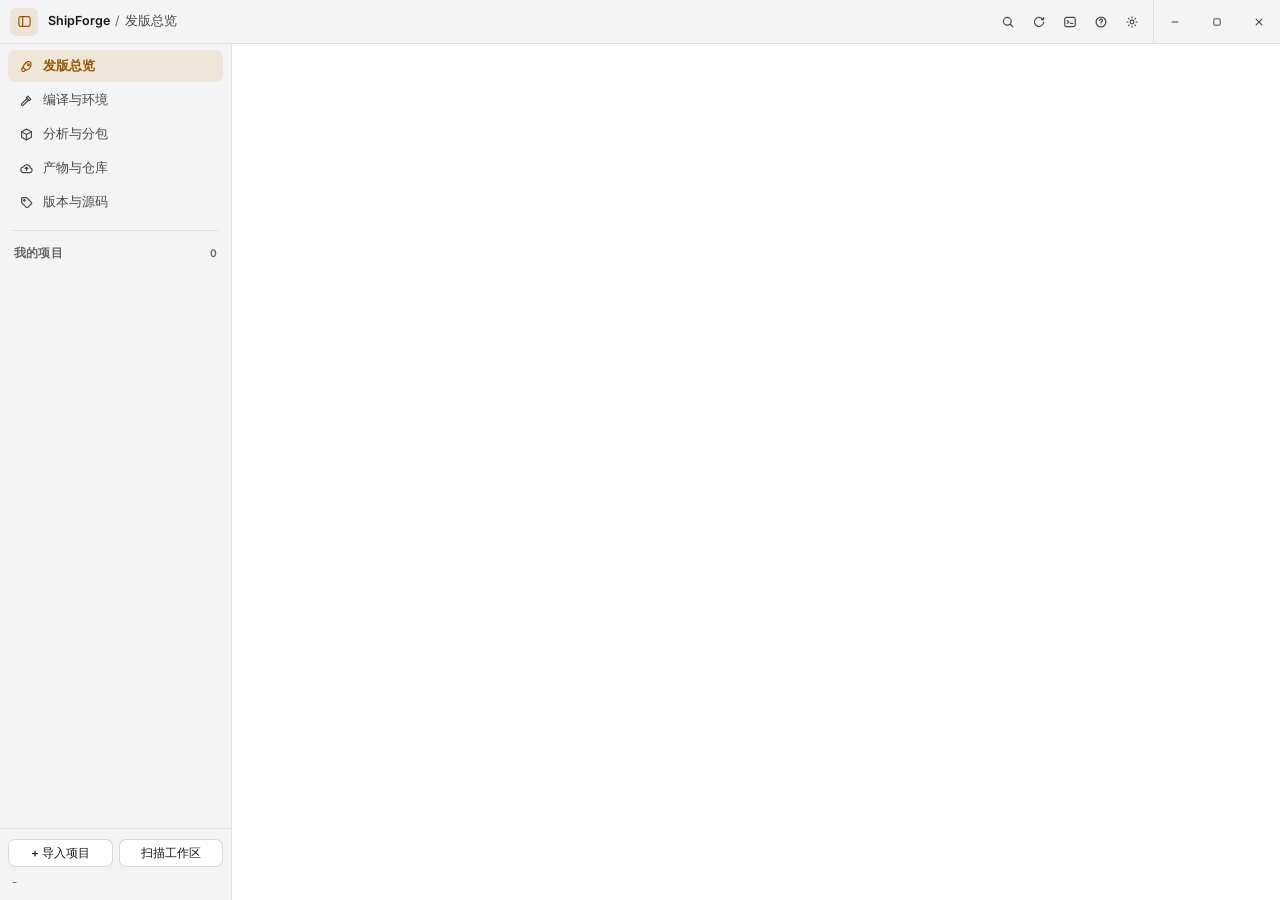
<file: src/web/index.html>
<!DOCTYPE html>
<html lang="zh-CN">
<head>
  <meta charset="UTF-8">
  <meta name="viewport" content="width=device-width, initial-scale=1.0">
  <meta name="color-scheme" content="light dark">
  <script>
    try {
      const saved = localStorage.getItem("color-scheme");
      document.querySelector('meta[name="color-scheme"]').content =
        saved === "light" || saved === "dark" ? saved : "light dark";
      if (localStorage.getItem("sf-accent") === "blue") {
        document.documentElement.dataset.accent = "blue";
      }
    } catch {}
  </script>
  <title>ShipForge · 轻筑</title>
  <link rel="stylesheet" href="styles.css">
</head>
<body>
  <!-- 8-direction frameless window resize handles -->
  <div class="win-resize r-n" data-resize="North"></div>
  <div class="win-resize r-s" data-resize="South"></div>
  <div class="win-resize r-e" data-resize="East"></div>
  <div class="win-resize r-w" data-resize="West"></div>
  <div class="win-resize r-nw" data-resize="NorthWest"></div>
  <div class="win-resize r-ne" data-resize="NorthEast"></div>
  <div class="win-resize r-sw" data-resize="SouthWest"></div>
  <div class="win-resize r-se" data-resize="SouthEast"></div>

  <div class="app-shell" id="appShell">
    <!-- 44px Unified macOS Sequoia Toolbar -->
    <header class="titlebar" id="titlebar">
      <div class="toolbar-left" data-tauri-drag-region>
        <button class="icon-btn" id="btnToggleSidebar" type="button" title="折叠或展开侧栏 (Ctrl+B)" aria-label="切换侧栏">
          <svg viewBox="0 0 20 20" width="15" height="15" fill="none" stroke="currentColor" stroke-width="1.6" stroke-linecap="round" stroke-linejoin="round">
            <rect x="2.5" y="3.5" width="15" height="13" rx="2.5"/><path d="M7.5 3.5v13"/>
          </svg>
        </button>
        <div class="tb-breadcrumb" id="tbBreadcrumb" data-tauri-drag-region>
          <span class="tb-crumb-proj" id="tbCrumbProj">ShipForge</span>
          <span class="tb-crumb-sep" aria-hidden="true">/</span>
          <span class="tb-crumb-page" id="tbCrumbPage">发版总览</span>
        </div>
        <button class="status-chip chip-ok hidden" id="tbServerBadge" type="button" title="查看本机测试更新源">127.0.0.1</button>
        <div class="tb-drag-spacer" data-tauri-drag-region></div>
      </div>

      <div class="toolbar-center" data-tauri-drag-region>
        <div class="sf-segmented hidden" id="tbSubTabs" role="tablist" aria-label="页面分段切换"></div>
      </div>

      <div class="toolbar-right" data-tauri-drag-region>
        <div class="tb-drag-spacer" data-tauri-drag-region></div>

        <!-- Runtime Dynamic Progress Capsule -->
        <div class="exec-capsule" id="execProgressWrap" aria-hidden="true">
          <button class="exec-capsule-main" id="btnExecViewTerm" type="button" title="点击打开执行终端查看详情">
            <span class="exec-dot" id="execDot"></span>
            <span class="exec-stage-label" id="execStageLabel">准备中…</span>
            <span class="mono exec-pct" id="execPctText">0%</span>
            <span class="mono exec-elapsed" id="execElapsedText">0.0s</span>
          </button>
          <button class="exec-capsule-btn stop hidden" id="btnExecCancel" type="button" title="停止运行中任务" aria-label="停止任务">■</button>
          <button class="exec-capsule-btn hidden" id="btnExecDismiss" type="button" title="收起进度提示" aria-label="收起进度提示">✕</button>
          <span class="sr-only" id="execDetailText" role="status" aria-live="polite"></span>
          <progress class="sr-only" id="execProgressBar" max="100" value="0" aria-labelledby="execStageLabel"></progress>
        </div>

        <button class="icon-btn" id="btnOpenPalette" type="button" title="Spotlight 命令面板 (Ctrl+K)" aria-label="命令面板">
          <svg viewBox="0 0 20 20" width="14" height="14" fill="none" stroke="currentColor" stroke-width="1.7" stroke-linecap="round">
            <circle cx="9" cy="9" r="5.5"/><path d="M13.2 13.2L17 17"/>
          </svg>
        </button>
        <button class="icon-btn" id="btnDetectChanges" type="button" title="扫描项目改动与新版本 (F5)" aria-label="变动扫描">
          <svg viewBox="0 0 20 20" width="14" height="14" fill="none" stroke="currentColor" stroke-width="1.7" stroke-linecap="round" stroke-linejoin="round">
            <path d="M16.5 10a6.5 6.5 0 1 1-1.6-4.3"/><path d="M16.5 3.8v2.8h-2.8"/>
          </svg>
        </button>
        <button class="icon-btn" id="btnToggleTerm" type="button" title="执行终端 (Ctrl+`)" aria-label="打开终端">
          <svg viewBox="0 0 20 20" width="14" height="14" fill="none" stroke="currentColor" stroke-width="1.7" stroke-linecap="round" stroke-linejoin="round">
            <rect x="2.5" y="3.5" width="15" height="13" rx="2.5"/><path d="M6 8l2.5 2L6 12M10.5 12H14"/>
          </svg>
          <span class="term-badge-dot hidden" id="tbTermDot"></span>
        </button>
        <button class="icon-btn" id="btnOpenManual" type="button" title="使用说明书 (F1)" aria-label="使用说明">
          <svg viewBox="0 0 20 20" width="14" height="14" fill="none" stroke="currentColor" stroke-width="1.7" stroke-linecap="round" stroke-linejoin="round">
            <circle cx="10" cy="10" r="7"/><path d="M8.2 7.8a2 2 0 1 1 2.7 1.9c-.6.3-.9.7-.9 1.4v.4"/><circle cx="10" cy="14.1" r=".6" fill="currentColor" stroke="none"/>
          </svg>
        </button>
        <button class="icon-btn" id="btnOpenPrefs" type="button" title="偏好设置 (Ctrl+,)" aria-label="偏好设置">
          <svg viewBox="0 0 20 20" width="14" height="14" fill="none" stroke="currentColor" stroke-width="1.6" stroke-linecap="round" stroke-linejoin="round">
            <circle cx="10" cy="10" r="2.7"/><path d="M10 2.6v1.6M10 15.8v1.6M2.6 10h1.6M15.8 10h1.6M4.8 4.8l1.1 1.1M14.1 14.1l1.1 1.1M15.2 4.8l-1.1 1.1M5.9 14.1l-1.1 1.1"/>
          </svg>
          <span class="term-badge-dot hidden" id="tbPrefsUpdDot"></span>
        </button>

        <div class="win-controls">
          <button class="win-btn" id="btnWinMin" type="button" aria-label="最小化" title="最小化">
            <svg viewBox="0 0 12 12" width="10" height="10"><path d="M2 6h8" stroke="currentColor" stroke-width="1.3"/></svg>
          </button>
          <button class="win-btn" id="btnWinMax" type="button" aria-label="最大化或还原" title="最大化/还原">
            <svg viewBox="0 0 12 12" width="10" height="10"><rect x="2.2" y="2.2" width="7.6" height="7.6" rx="1" fill="none" stroke="currentColor" stroke-width="1.2"/></svg>
          </button>
          <button class="win-btn win-close" id="btnWinClose" type="button" aria-label="关闭" title="关闭">
            <svg viewBox="0 0 12 12" width="10" height="10"><path d="M2.5 2.5l7 7M9.5 2.5l-7 7" stroke="currentColor" stroke-width="1.3" stroke-linecap="round"/></svg>
          </button>
        </div>
      </div>

      <!-- 2px Top Hairline Progress Bar -->
      <div class="exec-hairline" id="execHairline" aria-hidden="true">
        <div class="exec-hairline-fill" id="execHairlineFill"></div>
      </div>
    </header>

    <div class="workspace">
      <!-- 232px Apple Notes Soft Sidebar -->
      <aside class="sidebar" id="sidebar" aria-label="侧栏导航">
        <!-- Upper Zone: 5 Core Workspaces -->
        <nav class="nav-list" id="navList" aria-label="工作区">
          <button class="nav-item active" data-page="overview" type="button">
            <span class="nav-ico" data-ico="rocket"></span><span>发版总览</span>
          </button>
          <button class="nav-item" data-page="compile" type="button">
            <span class="nav-ico" data-ico="hammer"></span><span>编译与环境</span>
          </button>
          <button class="nav-item" data-page="package" type="button">
            <span class="nav-ico" data-ico="package"></span><span>分析与分包</span>
          </button>
          <button class="nav-item" data-page="release" type="button">
            <span class="nav-ico" data-ico="cloud"></span><span>产物与仓库</span>
          </button>
          <button class="nav-item" data-page="version" type="button">
            <span class="nav-ico" data-ico="tag"></span><span>版本与源码</span>
          </button>
        </nav>

        <div class="sb-divider" aria-hidden="true"></div>

        <!-- Lower Zone: Apple Notes Folders-Style Direct Project List -->
        <div class="sb-projects-wrap">
          <div class="sb-section-label">
            <span>我的项目</span>
            <span class="sb-proj-count" id="sbProjCount">0</span>
          </div>
          <div class="sb-proj-list scroller" id="projectList" role="list"></div>
        </div>

        <!-- Sidebar Bottom Action Bar -->
        <div class="sidebar-footer">
          <div class="sb-action-row">
            <button class="sb-foot-btn" id="btnAddProject" type="button">+ 导入项目</button>
            <button class="sb-foot-btn" id="btnDiscoverProjects" type="button">扫描工作区</button>
          </div>
          <div class="sb-meta-row">
            <span class="sb-adapter" id="sbAdapterMeta">-</span>
            <span class="sb-ver" id="sbAppVer"></span>
          </div>
        </div>
      </aside>

      <!-- Main Column -->
      <div class="main-col" id="mainCol">
        <!-- External Change Banner -->
        <div class="watch-bar hidden" id="watchBanner" role="status" aria-live="polite">
          <div class="watch-bar-left">
            <span class="dot dot-warn"></span>
            <span id="watchBannerText">检测到项目改动</span>
          </div>
          <div class="field-row">
            <button class="btn btn-xs btn-primary" id="btnWatchSync" type="button">同步状态</button>
            <button class="btn btn-xs btn-ghost" id="btnWatchDismiss" type="button">忽略</button>
          </div>
        </div>

        <main class="page-viewport scroller" id="pageViewport"></main>

        <!-- Adaptive 5-Mode Interactive Terminal (32px Compact Header) -->
        <section class="term-shell" id="termShell" data-mode="hidden" data-tone="auto" aria-label="实时交互终端">
          <div class="term-resize-top" id="termResizeTop" title="拖拽调节高度 · 双击切换半屏"></div>
          <div class="term-resize-corner" id="termResizeCorner" title="拖拽自由缩放浮窗大小"></div>
          <div class="term-head" id="termHead">
            <div class="term-head-left">
              <span class="term-drag-grip" aria-hidden="true">⋮⋮</span>
              <span class="term-dot" id="termDot"></span>
              <strong class="term-title-txt">执行终端</strong>
              <span class="term-meta" id="termMeta">空闲</span>
            </div>
            <div class="term-head-right">
              <input class="input input-xs term-filter-inp" id="termFilter" type="search" placeholder="筛选日志…" aria-label="筛选日志">
              <button class="btn btn-xs btn-danger hidden" id="btnCancelTask" type="button">停止</button>
              <button class="term-tool-btn" id="btnTermTone" type="button" title="切换终端配色（跟随主题 / 深色高对比）">配色</button>
              <button class="term-tool-btn" id="btnCopyLog" type="button" title="复制全部日志">复制</button>
              <button class="term-tool-btn" id="btnClearLog" type="button" title="清空日志">清空</button>
              <span class="term-sep" aria-hidden="true"></span>
              <button class="term-ico-btn" id="btnTermFloat" type="button" title="浮窗自由拖动 / 停靠底部" aria-label="切换浮窗或停靠">
                <svg viewBox="0 0 16 16" width="13" height="13" fill="none" stroke="currentColor" stroke-width="1.4"><rect x="2" y="3" width="12" height="10" rx="2"/><path d="M6 3v10" opacity=".45"/></svg>
              </button>
              <button class="term-ico-btn" id="btnTermMin" type="button" title="缩小为右下角悬浮胶囊" aria-label="缩小终端">
                <svg viewBox="0 0 16 16" width="13" height="13" fill="none" stroke="currentColor" stroke-width="1.5" stroke-linecap="round"><path d="M3.5 11.5h9"/></svg>
              </button>
              <button class="term-ico-btn" id="btnTermFull" type="button" title="全屏 / 还原 (Esc)" aria-label="全屏终端">
                <svg viewBox="0 0 16 16" width="13" height="13" fill="none" stroke="currentColor" stroke-width="1.4" stroke-linecap="round" stroke-linejoin="round"><path d="M2.5 6V2.5H6M10 2.5h3.5V6M13.5 10v3.5H10M6 13.5H2.5V10"/></svg>
              </button>
              <button class="term-ico-btn" id="btnTermHide" type="button" title="隐藏终端 (Ctrl+`)" aria-label="隐藏终端">
                <svg viewBox="0 0 16 16" width="13" height="13" fill="none" stroke="currentColor" stroke-width="1.5" stroke-linecap="round"><path d="M4 4l8 8M12 4l-8 8"/></svg>
              </button>
            </div>
          </div>
          <div class="term-body scroller" id="termBody" role="log" aria-live="polite"></div>
        </section>
      </div>
    </div>
  </div>

  <!-- Minimized Terminal Floating Pill -->
  <button class="term-mini-pill hidden" id="termMiniPill" type="button" title="点击展开终端">
    <span class="term-dot" id="termMiniDot"></span>
    <span id="termMiniLabel">执行终端</span>
    <span class="mono dim" id="termMiniMeta"></span>
  </button>

  <!-- Native Modal Dialog -->
  <dialog id="modalDialog" closedby="any" aria-labelledby="modalTitle">
    <div class="modal-card">
      <div class="modal-head">
        <h1 id="modalTitle">确认操作</h1>
        <button class="icon-btn" id="modalCloseBtn" type="button" aria-label="关闭弹窗">✕</button>
      </div>
      <div class="modal-body scroller" id="modalBody"></div>
      <div class="modal-foot" id="modalFoot"></div>
    </div>
  </dialog>

  <!-- Built-in macOS Sequoia Context Menu (Top-Layer Native Popover + Invisible Cursor Anchor) -->
  <span id="sfMenuAnchor" class="sf-menu-anchor" aria-hidden="true"></span>
  <div id="sfContextMenu" popover="auto" class="sf-ctx-popover">
    <div id="sfContextMenuGroup" focusgroup="menu nomemory" aria-label="快捷操作菜单"></div>
  </div>

  <div class="toast-stack" id="toastStack" aria-live="polite"></div>
  <script type="module" src="js/app.js"></script>
</body>
</html>
</file>
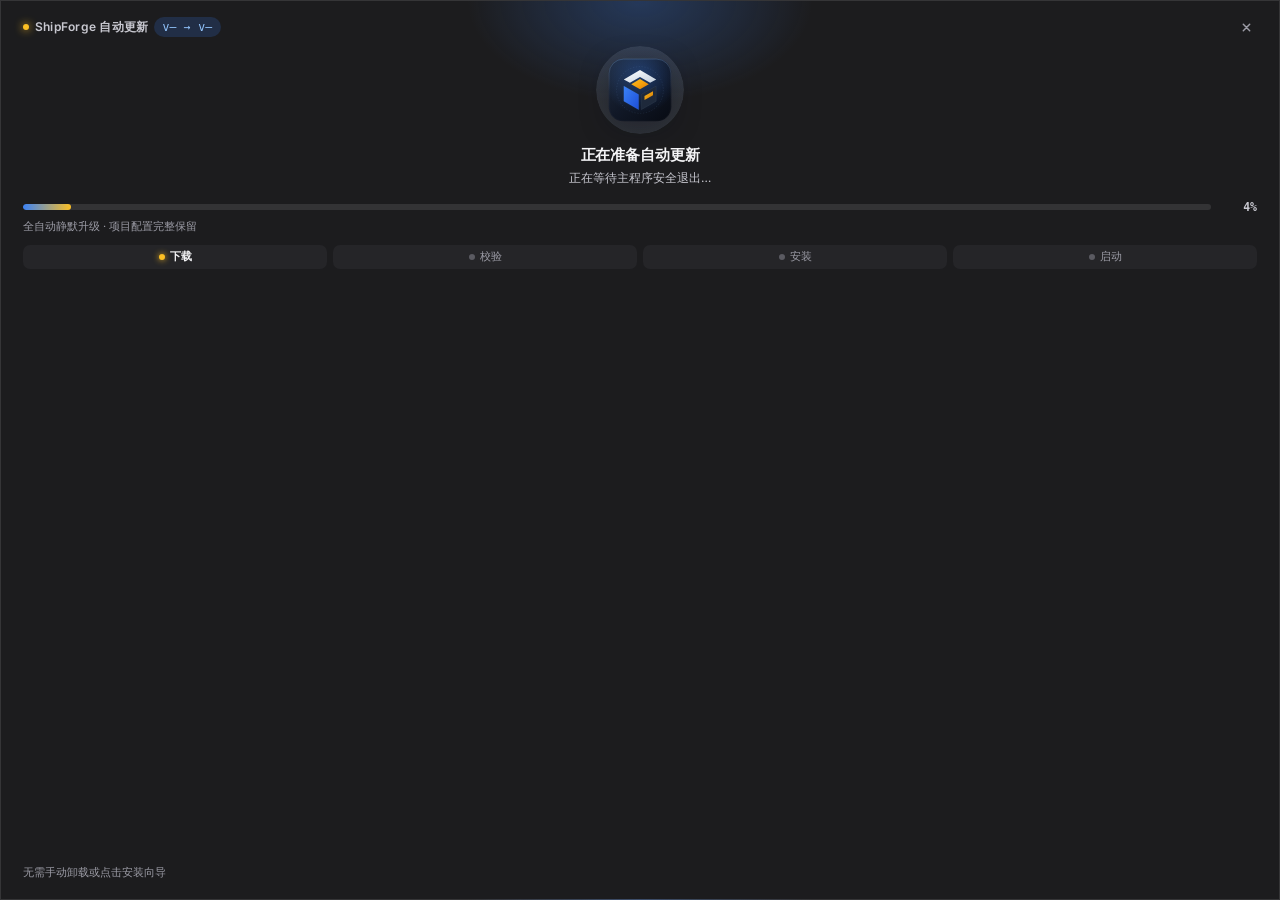
<file: src/web/updater.html>
<!doctype html>
<html lang="zh-CN" data-theme="dark">
<head>
  <meta charset="UTF-8" />
  <meta name="viewport" content="width=device-width, initial-scale=1.0" />
  <meta name="color-scheme" content="light dark" />
  <title>ShipForge 自动更新</title>
  <style>
    @font-face {
      font-family: "Inter";
      font-style: normal;
      font-weight: 100 900;
      font-display: swap;
      src: url("assets/fonts/Inter-latin.woff2") format("woff2");
      unicode-range: U+0000-00FF, U+0131, U+0152-0153, U+02BB-02BC, U+02C6, U+02DA, U+02DC,
        U+0304, U+0308, U+0329, U+2000-206F, U+20AC, U+2122, U+2191, U+2193, U+2212, U+2215,
        U+FEFF, U+FFFD;
    }

    @property --ring-pct {
      syntax: "<number>";
      inherits: true;
      initial-value: 0;
    }

    :root {
      color-scheme: light dark;
      --font: "Inter", "SF Pro Text", "Microsoft YaHei UI", "PingFang SC", "Segoe UI", system-ui, sans-serif;
      --mono: "Cascadia Mono", "SF Mono", Consolas, "Microsoft YaHei UI", "PingFang SC", "Segoe UI", monospace;

      /* Light tokens (High-Contrast Readable) */
      --bg: #ffffff;
      --bg-subtle: #f5f5f7;
      --border: rgba(0, 0, 0, 0.09);
      --text-1: #18181b;
      --text-2: #48484f;
      --text-3: #63636b;
      --track: rgba(0, 0, 0, 0.075);
      --ring-track: rgba(15, 23, 42, 0.09);
      --accent-a: #2563eb;
      --accent-b: #f59e0b;
      --accent-solid: #d98a00;
      --accent-solid-hover: #c07900;
      --accent-fg: #ffffff;
      --pill-bg: rgba(37, 99, 235, 0.09);
      --pill-fg: #1d4ed8;
      --ok: #248a3d;
      --err: #d70015;
      --err-bg: rgba(215, 0, 21, 0.08);
      --btn-ghost-bg: rgba(0, 0, 0, 0.048);
      --btn-ghost-hover: rgba(0, 0, 0, 0.09);
      --halo-glow: rgba(59, 130, 246, 0.16);
      --step-done: #248a3d;
      --step-active: #d98a00;
    }

    @media (prefers-color-scheme: dark) {
      :root {
        --bg: #1c1c1e;
        --bg-subtle: #252528;
        --border: rgba(255, 255, 255, 0.11);
        --text-1: #f5f5f7;
        --text-2: #aeaeb2;
        --text-3: #8e8e93;
        --track: rgba(255, 255, 255, 0.10);
        --ring-track: rgba(148, 163, 184, 0.18);
        --accent-a: #3b82f6;
        --accent-b: #fbbf24;
        --accent-solid: #f5b731;
        --accent-solid-hover: #ffca52;
        --accent-fg: #1c1c1e;
        --pill-bg: rgba(59, 130, 246, 0.18);
        --pill-fg: #93c5fd;
        --ok: #30d158;
        --err: #ff453a;
        --err-bg: rgba(255, 69, 58, 0.14);
        --btn-ghost-bg: rgba(255, 255, 255, 0.08);
        --btn-ghost-hover: rgba(255, 255, 255, 0.14);
        --halo-glow: rgba(59, 130, 246, 0.28);
        --step-done: #30d158;
        --step-active: #fbbf24;
      }
    }

    html[data-theme="light"] {
      color-scheme: light;
      --bg: #ffffff;
      --bg-subtle: #f5f5f7;
      --border: rgba(0, 0, 0, 0.09);
      --text-1: #18181b;
      --text-2: #48484f;
      --text-3: #63636b;
      --track: rgba(0, 0, 0, 0.075);
      --ring-track: rgba(15, 23, 42, 0.09);
      --accent-a: #2563eb;
      --accent-b: #f59e0b;
      --accent-solid: #d98a00;
      --accent-solid-hover: #c07900;
      --accent-fg: #ffffff;
      --pill-bg: rgba(37, 99, 235, 0.09);
      --pill-fg: #1d4ed8;
      --ok: #248a3d;
      --err: #d70015;
      --err-bg: rgba(215, 0, 21, 0.08);
      --btn-ghost-bg: rgba(0, 0, 0, 0.048);
      --btn-ghost-hover: rgba(0, 0, 0, 0.09);
      --halo-glow: rgba(59, 130, 246, 0.16);
      --step-done: #248a3d;
      --step-active: #d98a00;
    }

    html[data-theme="dark"] {
      color-scheme: dark;
      --bg: #1c1c1e;
      --bg-subtle: #252528;
      --border: rgba(255, 255, 255, 0.11);
      --text-1: #f5f5f7;
      --text-2: #c8c8d0;
      --text-3: #9c9ca6;
      --track: rgba(255, 255, 255, 0.10);
      --ring-track: rgba(148, 163, 184, 0.18);
      --accent-a: #3b82f6;
      --accent-b: #fbbf24;
      --accent-solid: #f5b731;
      --accent-solid-hover: #ffca52;
      --accent-fg: #1c1c1e;
      --pill-bg: rgba(59, 130, 246, 0.18);
      --pill-fg: #93c5fd;
      --ok: #30d158;
      --err: #ff453a;
      --err-bg: rgba(255, 69, 58, 0.14);
      --btn-ghost-bg: rgba(255, 255, 255, 0.08);
      --btn-ghost-hover: rgba(255, 255, 255, 0.14);
      --halo-glow: rgba(59, 130, 246, 0.28);
      --step-done: #30d158;
      --step-active: #fbbf24;
    }

    * {
      box-sizing: border-box;
      margin: 0;
      padding: 0;
    }

    html, body {
      width: 100%;
      height: 100%;
      overflow: hidden;
      background: var(--bg);
      color: var(--text-1);
      font-family: var(--font);
      font-size: 13px;
      line-height: 1.45;
      user-select: none;
      -webkit-font-smoothing: auto;
    }

    .shell {
      position: relative;
      display: flex;
      flex-direction: column;
      width: 100%;
      height: 100%;
      padding: 15px 22px 18px;
      border: 1px solid var(--border);
      background:
        radial-gradient(240px 140px at 50% 0%, var(--halo-glow), transparent 72%),
        var(--bg);
    }

    /* Top drag strip */
    .topbar {
      display: flex;
      align-items: center;
      justify-content: space-between;
      height: 22px;
      margin-bottom: 6px;
    }

    .brand-pill {
      display: inline-flex;
      align-items: center;
      gap: 6px;
      font-size: 12px;
      font-weight: 600;
      letter-spacing: 0.02em;
      color: var(--text-2);
    }

    .brand-dot {
      width: 6px;
      height: 6px;
      border-radius: 50%;
      background: var(--accent-b);
      box-shadow: 0 0 8px var(--accent-b);
    }

    .ver-badge {
      display: inline-flex;
      align-items: center;
      gap: 4px;
      padding: 2px 8px;
      border-radius: 999px;
      background: var(--pill-bg);
      color: var(--pill-fg);
      font-family: var(--mono);
      font-size: 11.5px;
      font-weight: 500;
      font-variant-numeric: tabular-nums;
    }

    .top-actions {
      display: flex;
      align-items: center;
      gap: 4px;
    }

    .icon-btn {
      width: 22px;
      height: 22px;
      border: 0;
      border-radius: 6px;
      background: transparent;
      color: var(--text-3);
      display: grid;
      place-items: center;
      cursor: pointer;
      transition: background 0.15s, color 0.15s;
    }

    .icon-btn:hover {
      background: var(--btn-ghost-hover);
      color: var(--text-1);
    }

    .icon-btn:disabled {
      opacity: 0.32;
      pointer-events: none;
    }

    /* Hero Logo + Progress Ring */
    .hero {
      display: flex;
      flex-direction: column;
      align-items: center;
      text-align: center;
      margin-top: 2px;
    }

    .logo-stage {
      position: relative;
      width: 88px;
      height: 88px;
      display: grid;
      place-items: center;
      margin-bottom: 10px;
    }

    /* Semantic <progress> styled as circular progress halo */
    progress.logo-progress-ring {
      --size: 88px;
      --thickness: 3.5px;
      --ring-fill: var(--accent-b);
      width: var(--size);
      height: var(--size);
      border-radius: 50%;
      appearance: none;
      border: var(--thickness) solid transparent;
      background: conic-gradient(
        from 0deg,
        var(--accent-a) 0%,
        var(--ring-fill) calc(var(--ring-pct) * 1%),
        var(--ring-track) calc(var(--ring-pct) * 1%)
      );
      background-origin: border-box;
      background-clip: border-area;
      transition: --ring-pct 0s linear;
    }

    @media (prefers-reduced-motion: no-preference) {
      progress.logo-progress-ring {
        transition: --ring-pct 0.35s cubic-bezier(0.22, 1, 0.36, 1);
      }
    }

    @supports not (background-clip: border-area) {
      progress.logo-progress-ring {
        border: 0;
        mask-image: radial-gradient(
          transparent calc(50% - var(--thickness)),
          #000 calc(50% - var(--thickness) + 0.6px)
        );
      }
    }

    progress.logo-progress-ring::-webkit-progress-bar,
    progress.logo-progress-ring::-webkit-progress-value {
      display: none;
      background: none;
    }

    progress.logo-progress-ring::-moz-progress-bar {
      display: none;
      background: none;
    }

    progress.logo-progress-ring[value="100"] {
      --accent-a: var(--ok);
      --ring-fill: var(--ok);
    }

    .shell[data-phase="error"] progress.logo-progress-ring {
      --accent-a: var(--err);
      --ring-fill: var(--err);
    }

    @media (forced-colors: active) {
      progress.logo-progress-ring {
        forced-color-adjust: none;
        --accent-a: Highlight;
        --ring-fill: Highlight;
        --ring-track: Canvas;
      }
    }

    .logo-wrap {
      position: absolute;
      width: 68px;
      height: 68px;
      display: grid;
      place-items: center;
      filter: drop-shadow(0 6px 14px rgba(2, 6, 23, 0.34));
    }

    .sf-logo {
      width: 68px;
      height: 68px;
      display: block;
    }

    /* ShipForge Logo bespoke kinetic animations */
    .sf-blueprint-ring {
      transform-origin: 256px 256px;
    }

    .sf-launch-core {
      transform-origin: 256px 212px;
    }

    .sf-lid {
      transform-origin: 256px 154px;
    }

    @media (prefers-reduced-motion: no-preference) {
      .shell[data-busy="true"] .sf-blueprint-ring {
        animation: sf-orbit 12s linear infinite;
      }

      .shell[data-busy="true"] .sf-launch-core {
        animation: sf-spark-float 1.8s ease-in-out infinite;
      }

      .shell[data-phase="installing"] .sf-lid {
        animation: sf-lid-forge 1.5s ease-in-out infinite;
      }

      .shell[data-phase="done"] .logo-wrap {
        animation: sf-pop-done 0.45s cubic-bezier(0.22, 1.4, 0.36, 1) 1;
      }
    }

    @keyframes sf-orbit {
      from { transform: rotate(0deg); }
      to { transform: rotate(360deg); }
    }

    @keyframes sf-spark-float {
      0%, 100% { transform: translateY(0px) scale(1); opacity: 0.94; }
      50% { transform: translateY(-9px) scale(1.04); opacity: 1; }
    }

    @keyframes sf-lid-forge {
      0%, 100% { transform: translateY(0px); }
      50% { transform: translateY(-6px); }
    }

    @keyframes sf-pop-done {
      0% { transform: scale(0.92); }
      60% { transform: scale(1.06); }
      100% { transform: scale(1); }
    }

    .state-badge {
      position: absolute;
      right: 4px;
      bottom: 4px;
      width: 22px;
      height: 22px;
      border-radius: 50%;
      display: grid;
      place-items: center;
      color: #ffffff;
      box-shadow: 0 2px 8px rgba(0, 0, 0, 0.3);
      opacity: 0;
      transform: scale(0.5);
      transition: opacity 0.22s ease, transform 0.26s cubic-bezier(0.22, 1.4, 0.36, 1);
    }

    .shell[data-phase="done"] .state-badge {
      opacity: 1;
      transform: scale(1);
      background: var(--ok);
    }

    .shell[data-phase="error"] .state-badge {
      opacity: 1;
      transform: scale(1);
      background: var(--err);
    }

    .title {
      font-size: 15px;
      font-weight: 650;
      letter-spacing: -0.01em;
      color: var(--text-1);
    }

    .detail {
      margin-top: 3px;
      min-height: 18px;
      max-width: 100%;
      font-size: 12px;
      color: var(--text-2);
      white-space: nowrap;
      overflow: hidden;
      text-overflow: ellipsis;
    }

    .shell[data-phase="error"] .detail {
      color: var(--err);
      white-space: normal;
      display: -webkit-box;
      -webkit-line-clamp: 2;
      -webkit-box-orient: vertical;
      line-height: 1.38;
      min-height: 32px;
    }

    /* Progress bar row */
    .bar-section {
      margin-top: 12px;
    }

    .bar-row {
      display: flex;
      align-items: center;
      gap: 10px;
    }

    progress.linear-bar {
      flex: 1;
      height: 6px;
      appearance: none;
      border: 0 solid;
      border-radius: 999px;
      overflow: clip;
      background: var(--track);
    }

    progress.linear-bar::-webkit-progress-bar {
      background: transparent;
    }

    progress.linear-bar::-webkit-progress-value {
      border-radius: 999px;
      background: linear-gradient(90deg, var(--accent-a), var(--accent-b));
      transition: inline-size 0.25s ease;
    }

    progress.linear-bar::-moz-progress-bar {
      border-radius: 999px;
      background: linear-gradient(90deg, var(--accent-a), var(--accent-b));
    }

    progress.linear-bar[value="100"]::-webkit-progress-value {
      background: var(--ok);
    }

    progress.linear-bar[value="100"]::-moz-progress-bar {
      background: var(--ok);
    }

    .pct {
      min-width: 36px;
      text-align: right;
      font-family: var(--mono);
      font-size: 11.5px;
      font-weight: 600;
      font-variant-numeric: tabular-nums;
      color: var(--text-2);
    }

    .meta-row {
      margin-top: 4px;
      display: flex;
      justify-content: space-between;
      align-items: center;
      font-size: 11px;
      color: var(--text-3);
      font-variant-numeric: tabular-nums;
      min-height: 16px;
    }

    /* 4-step milestone rail */
    .steps {
      margin-top: 10px;
      display: grid;
      grid-template-columns: repeat(4, 1fr);
      gap: 6px;
    }

    .step {
      display: flex;
      align-items: center;
      justify-content: center;
      gap: 5px;
      padding: 4px 6px;
      border-radius: 7px;
      background: var(--bg-subtle);
      font-size: 11px;
      color: var(--text-3);
      transition: color 0.2s, background 0.2s;
    }

    .step-dot {
      width: 6px;
      height: 6px;
      border-radius: 50%;
      background: currentColor;
      opacity: 0.45;
      flex-shrink: 0;
    }

    .step.is-active {
      color: var(--text-1);
      font-weight: 600;
    }

    .step.is-active .step-dot {
      background: var(--step-active);
      opacity: 1;
      box-shadow: 0 0 6px var(--step-active);
    }

    .step.is-done {
      color: var(--step-done);
    }

    .step.is-done .step-dot {
      background: var(--step-done);
      opacity: 1;
    }

    /* Footer actions */
    .footer {
      margin-top: auto;
      padding-top: 10px;
      display: flex;
      align-items: center;
      justify-content: space-between;
      gap: 8px;
    }

    .hint {
      font-size: 11px;
      color: var(--text-3);
    }

    .actions {
      display: flex;
      align-items: center;
      gap: 6px;
      margin-left: auto;
    }

    .btn {
      height: 26px;
      padding: 0 11px;
      border: 0;
      border-radius: 7px;
      font-family: var(--font);
      font-size: 11.5px;
      font-weight: 600;
      cursor: pointer;
      transition: background 0.15s, opacity 0.15s;
    }

    .btn-ghost {
      background: var(--btn-ghost-bg);
      color: var(--text-1);
    }

    .btn-ghost:hover {
      background: var(--btn-ghost-hover);
    }

    .btn-accent {
      background: var(--accent-solid);
      color: var(--accent-fg);
    }

    .btn-accent:hover {
      background: var(--accent-solid-hover);
    }

    .hidden {
      display: none !important;
    }
  </style>
</head>
<body>
  <main class="shell" id="shell" data-phase="waiting_exit" data-busy="true">
    <header class="topbar" data-tauri-drag-region>
      <div class="brand-pill" data-tauri-drag-region>
        <span class="brand-dot" aria-hidden="true"></span>
        <span>ShipForge 自动更新</span>
        <span class="ver-badge" id="verBadge">v— → v—</span>
      </div>
      <div class="top-actions">
        <button class="icon-btn" id="btnClose" type="button" title="取消并关闭" aria-label="取消并关闭">
          <svg width="11" height="11" viewBox="0 0 12 12" fill="none" stroke="currentColor" stroke-width="1.6" stroke-linecap="round">
            <path d="M2.5 2.5l7 7M9.5 2.5l-7 7"/>
          </svg>
        </button>
      </div>
    </header>

    <section class="hero" data-tauri-drag-region>
      <div class="logo-stage" data-tauri-drag-region>
        <progress class="logo-progress-ring" id="ringProgress" value="4" max="100" aria-label="ShipForge 更新进度"></progress>
        <div class="logo-wrap" aria-hidden="true">
          <!-- ShipForge Official Isometric Forged Cube Logo with Live Kinetic Elements -->
          <svg class="sf-logo" xmlns="http://www.w3.org/2000/svg" viewBox="0 0 512 512">
            <defs>
              <linearGradient id="sf-bg" x1="12%" y1="6%" x2="88%" y2="94%">
                <stop offset="0%" stop-color="#1E293B"/>
                <stop offset="52%" stop-color="#111827"/>
                <stop offset="100%" stop-color="#090D16"/>
              </linearGradient>
              <linearGradient id="sf-rim" x1="0%" y1="0%" x2="0%" y2="100%">
                <stop offset="0%" stop-color="#93C5FD" stop-opacity="0.34"/>
                <stop offset="50%" stop-color="#FFFFFF" stop-opacity="0.06"/>
                <stop offset="100%" stop-color="#FFFFFF" stop-opacity="0.02"/>
              </linearGradient>
              <radialGradient id="sf-glow" cx="50%" cy="28%" r="60%">
                <stop offset="0%" stop-color="#3B82F6" stop-opacity="0.32"/>
                <stop offset="100%" stop-color="#3B82F6" stop-opacity="0"/>
              </radialGradient>
              <linearGradient id="sf-top" x1="15%" y1="10%" x2="85%" y2="90%">
                <stop offset="0%" stop-color="#F8FAFC"/>
                <stop offset="100%" stop-color="#CBD5E1"/>
              </linearGradient>
              <linearGradient id="sf-left" x1="0%" y1="0%" x2="100%" y2="100%">
                <stop offset="0%" stop-color="#3B82F6"/>
                <stop offset="100%" stop-color="#1D4ED8"/>
              </linearGradient>
              <linearGradient id="sf-amber" x1="0%" y1="0%" x2="100%" y2="100%">
                <stop offset="0%" stop-color="#FBBF24"/>
                <stop offset="55%" stop-color="#F59E0B"/>
                <stop offset="100%" stop-color="#D97706"/>
              </linearGradient>
            </defs>
            <rect x="20" y="20" width="472" height="472" rx="112" fill="url(#sf-bg)"/>
            <rect x="20" y="20" width="472" height="472" rx="112" fill="url(#sf-glow)"/>
            <rect x="23" y="23" width="466" height="466" rx="109" fill="none" stroke="url(#sf-rim)" stroke-width="5"/>
            <circle class="sf-blueprint-ring" cx="256" cy="256" r="176" fill="none" stroke="#93C5FD" stroke-opacity="0.22" stroke-width="3" stroke-dasharray="10 12"/>
            <g>
              <path d="M 134 226 L 246 290 L 246 404 L 134 340 Z" fill="url(#sf-left)" stroke="#60A5FA" stroke-opacity="0.35" stroke-width="2" stroke-linejoin="round"/>
              <path d="M 378 226 L 266 290 L 266 404 L 378 340 Z" fill="#1E293B" stroke="#94A3B8" stroke-opacity="0.32" stroke-width="2" stroke-linejoin="round"/>
              <path d="M 290 302 L 354 265 L 354 295 L 290 332 Z" fill="url(#sf-amber)" opacity="0.94"/>
              <path class="sf-lid" d="M 256 106 L 378 176 L 332 202 L 256 158 L 180 202 L 134 176 Z" fill="url(#sf-top)"/>
              <path class="sf-launch-core" d="M 256 174 L 322 212 L 256 250 L 190 212 Z" fill="url(#sf-amber)"/>
            </g>
          </svg>
        </div>
        <div class="state-badge" id="stateBadge" aria-hidden="true">
          <svg id="badgeIconOk" width="12" height="12" viewBox="0 0 14 14" fill="none" stroke="currentColor" stroke-width="2.2" stroke-linecap="round" stroke-linejoin="round">
            <path d="M2.5 7.5l3 3 6-6.5"/>
          </svg>
          <svg id="badgeIconErr" class="hidden" width="12" height="12" viewBox="0 0 14 14" fill="none" stroke="currentColor" stroke-width="2.2" stroke-linecap="round">
            <path d="M7 3.5v4.2M7 10.4h.01"/>
          </svg>
        </div>
      </div>

      <h1 class="title" id="titleText">正在准备自动更新</h1>
      <p class="detail" id="detailText" role="status" aria-live="polite">正在等待主程序安全退出…</p>
    </section>

    <section class="bar-section">
      <div class="bar-row">
        <progress class="linear-bar" id="barProgress" value="4" max="100" aria-label="更新总体进度"></progress>
        <span class="pct" id="pctText">4%</span>
      </div>
      <div class="meta-row">
        <span id="metaLeft">全自动静默升级 · 项目配置完整保留</span>
        <span id="metaRight"></span>
      </div>
      <div class="steps" aria-hidden="true">
        <div class="step is-active" data-step="0"><span class="step-dot"></span>下载</div>
        <div class="step" data-step="1"><span class="step-dot"></span>校验</div>
        <div class="step" data-step="2"><span class="step-dot"></span>安装</div>
        <div class="step" data-step="3"><span class="step-dot"></span>启动</div>
      </div>
    </section>

    <footer class="footer">
      <span class="hint" id="footerHint">无需手动卸载或点击安装向导</span>
      <div class="actions">
        <button class="btn btn-ghost hidden" id="btnCancel" type="button">取消</button>
        <button class="btn btn-ghost hidden" id="btnReopen" type="button">打开原版本</button>
        <button class="btn btn-ghost hidden" id="btnManual" type="button">手动安装</button>
        <button class="btn btn-accent hidden" id="btnElevate" type="button">管理员重试</button>
        <button class="btn btn-accent hidden" id="btnRetry" type="button">重试</button>
      </div>
    </footer>
  </main>

  <script>
    (function () {
      const tauri = window.__TAURI__;
      const invoke = (cmd, args = {}) => tauri?.core?.invoke(cmd, args);
      const listen = (ev, cb) => tauri?.event?.listen(ev, cb);

      const shell = document.getElementById("shell");
      const verBadge = document.getElementById("verBadge");
      const ringEl = document.getElementById("ringProgress");
      const barEl = document.getElementById("barProgress");
      const pctEl = document.getElementById("pctText");
      const titleEl = document.getElementById("titleText");
      const detailEl = document.getElementById("detailText");
      const metaLeft = document.getElementById("metaLeft");
      const metaRight = document.getElementById("metaRight");
      const footerHint = document.getElementById("footerHint");
      const badgeOk = document.getElementById("badgeIconOk");
      const badgeErr = document.getElementById("badgeIconErr");

      const btnClose = document.getElementById("btnClose");
      const btnCancel = document.getElementById("btnCancel");
      const btnReopen = document.getElementById("btnReopen");
      const btnManual = document.getElementById("btnManual");
      const btnElevate = document.getElementById("btnElevate");
      const btnRetry = document.getElementById("btnRetry");
      const stepEls = Array.from(document.querySelectorAll(".step"));

      let currentJob = null;
      let canCancelNow = true;

      function fmtBytes(n) {
        const v = Number(n) || 0;
        if (v < 1024) return v + " B";
        if (v < 1024 * 1024) return (v / 1024).toFixed(1) + " KB";
        return (v / (1024 * 1024)).toFixed(2) + " MB";
      }

      function setProgress(pct) {
        const clamped = Math.max(0, Math.min(100, Number(pct) || 0));
        const rounded = Math.round(clamped);
        ringEl.value = rounded;
        ringEl.style.setProperty("--ring-pct", clamped.toFixed(1));
        ringEl.setAttribute("aria-valuetext", rounded + "%");
        barEl.value = rounded;
        pctEl.textContent = rounded + "%";
      }

      function setSteps(activeIdx, isDone, isError) {
        stepEls.forEach((el, idx) => {
          el.classList.remove("is-active", "is-done");
          if (isDone || idx < activeIdx) {
            el.classList.add("is-done");
          } else if (idx === activeIdx && !isError) {
            el.classList.add("is-active");
          }
        });
      }

      function applyState(ev) {
        const phase = ev.phase || "waiting_exit";
        const isDone = phase === "done";
        const isErr = phase === "error";
        const isCancelled = phase === "cancelled";
        const busy = !isDone && !isErr && !isCancelled;

        shell.dataset.phase = phase;
        shell.dataset.busy = busy ? "true" : "false";

        badgeOk.classList.toggle("hidden", isErr);
        badgeErr.classList.toggle("hidden", !isErr);

        if (ev.title) titleEl.textContent = ev.title;
        if (ev.detail) detailEl.textContent = ev.detail;
        if (!isErr && !isCancelled) {
          setProgress(ev.percent);
        }
        setSteps(Number(ev.stepIndex) || 0, isDone, isErr || isCancelled);

        if (phase === "downloading" && ev.total > 0) {
          metaLeft.textContent = fmtBytes(ev.downloaded) + " / " + fmtBytes(ev.total);
          metaRight.textContent = ev.speedBps > 0 ? fmtBytes(ev.speedBps) + "/s" : "";
        } else if (phase === "installing") {
          metaLeft.textContent = currentJob?.packageKind === "portable"
            ? "便携版原子替换 · 异常自动回滚"
            : "静默升级安装 · 保留全部配置与快捷方式";
          metaRight.textContent = "";
        } else if (isDone) {
          metaLeft.textContent = "升级已完成";
          metaRight.textContent = "";
        } else if (isErr) {
          metaLeft.textContent = "可重试或恢复原版本";
          metaRight.textContent = "";
        } else {
          metaLeft.textContent = "全自动静默升级 · 项目配置完整保留";
          metaRight.textContent = "";
        }

        canCancelNow = Boolean(ev.canCancel) || isErr || isCancelled;
        btnClose.disabled = !canCancelNow;
        btnCancel.classList.toggle("hidden", !ev.canCancel);
        btnRetry.classList.toggle("hidden", !(ev.canRetry && !ev.canElevate));
        btnElevate.classList.toggle("hidden", !ev.canElevate);
        btnManual.classList.toggle("hidden", !ev.canManual);
        btnReopen.classList.toggle("hidden", !(isErr || isCancelled));

        footerHint.classList.toggle("hidden", isErr || isCancelled || Boolean(ev.canCancel));
        if (phase === "installing") {
          footerHint.textContent = "请稍候，安装期间请勿强制结束进程";
        } else if (phase === "launching" || isDone) {
          footerHint.textContent = "即将自动打开新版本 ShipForge";
        } else {
          footerHint.textContent = "无需手动卸载或点击安装向导";
        }
      }

      btnCancel.addEventListener("click", () => invoke("updater_host_cancel"));
      btnClose.addEventListener("click", () => {
        if (!canCancelNow) return;
        const ph = shell.dataset.phase;
        if (ph === "error" || ph === "cancelled") {
          invoke("updater_host_reopen_app");
        } else {
          invoke("updater_host_cancel");
        }
      });
      btnRetry.addEventListener("click", () => invoke("updater_host_retry", { elevate: false }));
      btnElevate.addEventListener("click", () => invoke("updater_host_retry", { elevate: true }));
      btnManual.addEventListener("click", () => invoke("updater_host_open_manual"));
      btnReopen.addEventListener("click", () => invoke("updater_host_reopen_app"));

      async function boot() {
        await listen("updater-host-progress", (event) => {
          if (event && event.payload) applyState(event.payload);
        });
        await listen("updater-progress", (event) => {
          const p = event && event.payload;
          if (!p) return;
          const total = Number(p.total) || Number(currentJob?.size) || 0;
          const dl = Number(p.downloaded) || 0;
          const rawPct = total > 0 ? Math.min(100, (dl / total) * 100) : Number(p.percent) || 0;
          if (p.phase === "verifying") {
            applyState({
              phase: "verifying",
              stepIndex: 1,
              percent: 64,
              title: "正在校验安装包签名",
              detail: "正在核对 SHA-256 哈希与二进制完整性…",
              downloaded: total,
              total,
              speedBps: 0,
              canCancel: false,
            });
          } else {
            applyState({
              phase: "downloading",
              stepIndex: 0,
              percent: 6 + rawPct * 0.54,
              title: "正在下载 ShipForge v" + (currentJob?.targetVersion || ""),
              detail: "官方安全通道高速下载中…",
              downloaded: dl,
              total,
              speedBps: Number(p.speedBps) || 0,
              canCancel: true,
            });
          }
        });

        try {
          const job = await invoke("updater_host_init");
          if (job) {
            currentJob = job;
            if (job.theme === "light" || job.theme === "dark") {
              document.documentElement.dataset.theme = job.theme;
            }
            verBadge.textContent = "v" + job.currentVersion + " → v" + job.targetVersion;
          }
        } catch (err) {
          applyState({
            phase: "error",
            stepIndex: 0,
            percent: 0,
            title: "初始化更新窗口失败",
            detail: String(err || "未知错误"),
            canRetry: true,
          });
        }
      }

      boot();
    })();
  </script>
</body>
</html>
</file>
<file: website/styles.css>
/* ============================================================================
   ShipForge 轻筑 — Editorial Showcase & Interactive Stage
   Palette: Nordic Mineral Sage / Forged Emerald-Teal & Warm Brass
   - Light: #F4F7F6 mineral mist · #FFFFFF pure card · #0D766E emerald-teal · #B45309 brass
   - Dark:  #0A100F obsidian-pine · #141F1D pine card · #2DD4BF mint-teal · #F59E0B warm brass
   Modern Web Features (modern-web-guidance):
   - Two-state dark mode via <meta name="color-scheme"> + :has() + light-dark()
   - CSS Scroll-Driven Animations (progress hairline, shrinking header, 3D stage unfold, layered inset parallax)
   - CSS Anchor Positioning sliding tab underline with @supports fallback
   - Gradual bidirectional blur-to-crisp float-in scroll choreography
   - Shared-element View Transitions Lightbox + native <dialog closedby="any"> top-layer transitions
   ============================================================================ */

:root {
  color-scheme: light dark;
  scroll-padding-top: 76px;

  /* Nordic Mineral Sage + Forged Emerald-Teal & Warm Brass */
  --bg: light-dark(#f4f7f6, #0a100f);
  --bg-alt: light-dark(#e9f0ed, #101918);
  --surface: light-dark(#ffffff, #141f1d);
  --surface-2: light-dark(#eef4f2, #1b2826);

  --ink: light-dark(#0f1c1a, #edf5f3);
  --ink-2: light-dark(#3b504c, #9eb5b0);
  --ink-3: light-dark(#647c77, #6d8580);

  --line: light-dark(rgba(15, 28, 26, 0.085), rgba(237, 245, 243, 0.095));
  --line-strong: light-dark(rgba(15, 28, 26, 0.16), rgba(237, 245, 243, 0.17));

  --accent: light-dark(#0d766e, #2dd4bf);
  --accent-hover: light-dark(#0f5f59, #5eead4);
  --accent-soft: light-dark(rgba(13, 118, 110, 0.11), rgba(45, 212, 191, 0.16));

  --brass: light-dark(#b45309, #f59e0b);
  --brass-soft: light-dark(rgba(180, 83, 9, 0.11), rgba(245, 158, 11, 0.16));

  --shadow-sm: light-dark(
    0 2px 10px -4px rgba(10, 24, 21, 0.06),
    0 4px 16px -4px rgba(0, 0, 0, 0.42)
  );
  --shadow-md: light-dark(
    0 18px 44px -18px rgba(10, 24, 21, 0.14),
    0 22px 52px -18px rgba(0, 0, 0, 0.62)
  );
  --shadow-lg: light-dark(
    0 34px 86px -28px rgba(10, 24, 21, 0.22),
    0 40px 96px -24px rgba(0, 0, 0, 0.78)
  );

  --radius-sm: 12px;
  --radius-md: 18px;
  --radius-lg: 24px;
  --ease-out: cubic-bezier(0.22, 1, 0.36, 1);

  --font-sans: "Inter", "SF Pro Display", "Segoe UI Variable", "Microsoft YaHei UI", "PingFang SC", system-ui, -apple-system, sans-serif;
  --font-mono: "Cascadia Mono", "JetBrains Mono", "Consolas", "Microsoft YaHei UI", monospace;
}

/* Two-State Dark Mode Override (dark-mode-toggle) */
:root:has(> head > meta[name="color-scheme"][content="dark"]) { color-scheme: dark; }
:root:has(> head > meta[name="color-scheme"][content="light"]) { color-scheme: light; }

/* Show only the icon representing the OPPOSITE scheme */
.scheme-to-light { display: none; }
.scheme-to-dark { display: inline-flex; }
@media (prefers-color-scheme: dark) {
  .scheme-to-dark { display: none; }
  .scheme-to-light { display: inline-flex; }
}
:root:has(> head > meta[name="color-scheme"][content="dark"]) .scheme-to-dark { display: none; }
:root:has(> head > meta[name="color-scheme"][content="dark"]) .scheme-to-light { display: inline-flex; }
:root:has(> head > meta[name="color-scheme"][content="light"]) .scheme-to-dark { display: inline-flex; }
:root:has(> head > meta[name="color-scheme"][content="light"]) .scheme-to-light { display: none; }

*, *::before, *::after { box-sizing: border-box; }

html {
  scroll-behavior: smooth;
  background: var(--bg);
}

@media (prefers-reduced-motion: reduce) {
  html { scroll-behavior: auto; }
}

body {
  margin: 0;
  font-family: var(--font-sans);
  font-size: 15px;
  line-height: 1.65;
  color: var(--ink);
  background: var(--bg);
  overflow-x: clip;
}

img { display: block; max-width: 100%; height: auto; }
a { color: inherit; text-decoration: none; }
code, pre, .mono { font-family: var(--font-mono); }

.sr-only {
  position: absolute;
  width: 1px;
  height: 1px;
  padding: 0;
  margin: -1px;
  overflow: hidden;
  clip: rect(0, 0, 0, 0);
  white-space: nowrap;
  border: 0;
}

.container {
  width: min(1140px, calc(100% - 48px));
  margin-inline: auto;
}

/* ---------------- Scroll Reading Progress Hairline ---------------- */
.scroll-progress {
  position: fixed;
  top: 0;
  left: 0;
  width: 100%;
  height: 2.5px;
  z-index: 120;
  background: linear-gradient(90deg, var(--accent), var(--brass));
  transform-origin: 0% 50%;
  transform: scaleX(var(--scroll-p, 0));
  pointer-events: none;
}

@keyframes scroll-progress-grow {
  from { transform: scaleX(0); }
  to { transform: scaleX(1); }
}

@supports ((animation-timeline: scroll()) and (animation-range: 0% 100%)) {
  .scroll-progress {
    animation: scroll-progress-grow linear both;
    animation-timeline: scroll(root block);
    animation-range: 0% 100%;
  }
}

/* ---------------- Minimal Compact Shrinking Header ---------------- */
.site-header {
  position: sticky;
  top: 0;
  z-index: 90;
  background: color-mix(in srgb, var(--bg) 76%, transparent);
  backdrop-filter: blur(18px) saturate(160%);
  -webkit-backdrop-filter: blur(18px) saturate(160%);
  border-bottom: 1px solid transparent;
  transition: border-color 0.25s ease, background-color 0.25s ease, box-shadow 0.25s ease;
}

.header-inner {
  height: 66px;
  display: flex;
  align-items: center;
  justify-content: space-between;
  gap: 20px;
  transition: height 0.25s var(--ease-out);
}

.site-header.scrolled {
  background: color-mix(in srgb, var(--bg) 90%, transparent);
  border-bottom-color: var(--line);
  box-shadow: 0 4px 20px -14px rgba(10, 24, 21, 0.28);
}

.site-header.scrolled .header-inner {
  height: 54px;
}

@keyframes header-morph {
  to {
    background: color-mix(in srgb, var(--bg) 92%, transparent);
    border-bottom-color: var(--line);
    box-shadow: 0 4px 20px -14px rgba(10, 24, 21, 0.28);
  }
}

@keyframes header-compact {
  to { height: 54px; }
}

@media (prefers-reduced-motion: no-preference) {
  @supports ((animation-timeline: scroll()) and (animation-range: 0% 100%)) {
    .site-header {
      animation: header-morph linear both;
      animation-timeline: scroll(root block);
      animation-range: 0px 110px;
    }
    .header-inner {
      animation: header-compact linear both;
      animation-timeline: scroll(root block);
      animation-range: 0px 110px;
    }
  }
}

.brand {
  display: inline-flex;
  align-items: center;
  gap: 10px;
  font-weight: 700;
  letter-spacing: -0.02em;
  flex-shrink: 0;
}

.brand-mark {
  display: inline-flex;
  width: 30px;
  height: 30px;
  border-radius: 8px;
  overflow: hidden;
  box-shadow: 0 4px 12px -4px rgba(10, 24, 21, 0.24);
  flex-shrink: 0;
}

.brand-mark.sm {
  width: 22px;
  height: 22px;
  border-radius: 6px;
}

.brand-mark img {
  width: 100%;
  height: 100%;
  object-fit: cover;
}

.brand-lockup {
  display: inline-flex;
  align-items: baseline;
  gap: 7px;
}

.brand-name {
  font-size: 16px;
  font-weight: 800;
  letter-spacing: -0.03em;
  color: var(--ink);
}

.brand-cn {
  font-size: 13px;
  font-weight: 600;
  color: var(--ink-3);
  padding-left: 7px;
  border-left: 1px solid var(--line-strong);
  line-height: 1;
}

.site-nav {
  display: flex;
  align-items: center;
  gap: 28px;
  font-size: 14px;
  font-weight: 500;
  color: var(--ink-2);
}

.site-nav a {
  position: relative;
  padding: 6px 0;
  transition: color 0.18s ease;
}

.site-nav a:hover,
.site-nav a.active {
  color: var(--ink);
}

.site-nav a::after {
  content: "";
  position: absolute;
  left: 0;
  right: 0;
  bottom: 0;
  height: 2px;
  border-radius: 2px;
  background: var(--accent);
  transform: scaleX(0);
  transform-origin: center;
  transition: transform 0.24s var(--ease-out);
}

.site-nav a.active::after {
  transform: scaleX(1);
}

.header-actions {
  display: flex;
  align-items: center;
  gap: 8px;
}

.icon-btn {
  display: inline-flex;
  align-items: center;
  justify-content: center;
  height: 34px;
  min-width: 34px;
  padding: 0 9px;
  border-radius: 999px;
  border: 1px solid var(--line);
  background: var(--surface);
  color: var(--ink-2);
  font: 600 12px/1 var(--font-sans);
  cursor: pointer;
  transition: border-color 0.18s ease, color 0.18s ease, background-color 0.18s ease;
}

.icon-btn:hover {
  color: var(--ink);
  border-color: var(--line-strong);
  background: var(--surface-2);
}

/* Header GitHub Star Pill */
.star-pill {
  display: inline-flex;
  align-items: center;
  gap: 6px;
  height: 34px;
  padding: 0 11px;
  border-radius: 999px;
  border: 1px solid var(--line);
  background: var(--surface);
  color: var(--ink-2);
  font: 600 12.5px/1 var(--font-sans);
  cursor: pointer;
  white-space: nowrap;
  transition: border-color 0.2s ease, color 0.2s ease, background-color 0.2s ease, transform 0.22s var(--ease-out), box-shadow 0.22s ease;
}

.star-pill .star-gh {
  color: var(--ink);
  opacity: 0.85;
  flex-shrink: 0;
}

.star-pill .star-ic {
  color: var(--brass);
  flex-shrink: 0;
  transition: transform 0.26s var(--ease-out), fill 0.2s ease;
}

.star-pill .star-count {
  font-size: 11.5px;
  font-weight: 600;
  color: var(--ink-3);
  padding-left: 6px;
  border-left: 1px solid var(--line);
  line-height: 1;
}

.star-pill:hover {
  color: var(--ink);
  border-color: color-mix(in srgb, var(--brass) 45%, var(--line-strong));
  background: color-mix(in srgb, var(--brass) 8%, var(--surface));
  box-shadow: 0 6px 18px -10px color-mix(in srgb, var(--brass) 52%, transparent);
}

.star-pill:hover .star-ic {
  fill: currentColor;
}

@media (prefers-reduced-motion: no-preference) {
  .star-pill:hover { transform: translateY(-1px); }
  .star-pill:hover .star-ic { transform: scale(1.18) rotate(-12deg); }
}

/* Header Coffee / Sponsor Icon Button */
.coffee-btn {
  display: inline-flex;
  align-items: center;
  justify-content: center;
  width: 34px;
  height: 34px;
  padding: 0;
  border-radius: 999px;
  border: 1px solid var(--line);
  background: var(--surface);
  color: var(--brass);
  cursor: pointer;
  transition: border-color 0.2s ease, color 0.2s ease, background-color 0.2s ease, transform 0.22s var(--ease-out), box-shadow 0.22s ease;
}

.coffee-btn .coffee-ic {
  transition: transform 0.24s var(--ease-out);
}

.coffee-btn:hover {
  border-color: color-mix(in srgb, var(--brass) 45%, var(--line-strong));
  background: color-mix(in srgb, var(--brass) 10%, var(--surface));
  box-shadow: 0 6px 18px -10px color-mix(in srgb, var(--brass) 52%, transparent);
}

@media (prefers-reduced-motion: no-preference) {
  .coffee-btn:hover { transform: translateY(-1px); }
  .coffee-btn:hover .coffee-ic { transform: scale(1.1) rotate(-6deg); }
}

.footer-coffee-link {
  appearance: none;
  border: 0;
  padding: 0;
  background: transparent;
  font: inherit;
  color: var(--accent);
  font-weight: 600;
  cursor: pointer;
  transition: color 0.18s ease, opacity 0.18s ease;
}

.footer-coffee-link:hover {
  color: var(--accent-hover);
  text-decoration: underline;
  text-underline-offset: 3px;
}

/* Native <dialog closedby="any"> Sponsor Modal (animate-to-from-top-layer) */
dialog.sponsor-dialog {
  margin: auto;
  padding: 0;
  border: 1px solid var(--line-strong);
  border-radius: 22px;
  background: var(--surface);
  color: var(--ink);
  width: min(600px, calc(100vw - 28px));
  max-height: calc(100dvh - 32px);
  box-shadow: 0 28px 80px -24px rgba(0, 0, 0, 0.45), 0 0 0 1px color-mix(in srgb, var(--ink) 4%, transparent);
  opacity: 0;
  transition-property: opacity, transform, display, overlay;
  transition-duration: 0.24s;
  transition-timing-function: var(--ease-out);
  transition-behavior: allow-discrete;
}

dialog.sponsor-dialog:modal {
  overscroll-behavior: contain;
}

@media (prefers-reduced-motion: no-preference) {
  dialog.sponsor-dialog {
    transform: translateY(10px) scale(0.96);
  }
}

dialog.sponsor-dialog::backdrop {
  background-color: rgba(8, 16, 15, 0);
  backdrop-filter: blur(0px);
  overflow: hidden;
  overscroll-behavior: contain;
  transition-property: background-color, backdrop-filter, display, overlay;
  transition-duration: 0.24s;
  transition-timing-function: var(--ease-out);
  transition-behavior: allow-discrete;
}

dialog.sponsor-dialog[open]:where(:not([data-closing])) {
  opacity: 1;
}

@starting-style {
  dialog.sponsor-dialog[open]:where(:not([data-closing])) {
    opacity: 0;
  }
}

@media (prefers-reduced-motion: no-preference) {
  dialog.sponsor-dialog[open]:where(:not([data-closing])) {
    transform: translateY(0) scale(1);
  }
  @starting-style {
    dialog.sponsor-dialog[open]:where(:not([data-closing])) {
      transform: translateY(10px) scale(0.96);
    }
  }
}

dialog.sponsor-dialog[open]:where(:not([data-closing]))::backdrop {
  background-color: rgba(8, 16, 15, 0.58);
  backdrop-filter: blur(6px);
}

@starting-style {
  dialog.sponsor-dialog[open]:where(:not([data-closing]))::backdrop {
    background-color: rgba(8, 16, 15, 0);
    backdrop-filter: blur(0px);
  }
}

@media (prefers-reduced-motion: reduce) {
  dialog.sponsor-dialog,
  dialog.sponsor-dialog::backdrop {
    transition-duration: 0.1s;
  }
}

.sponsor-sheet {
  padding: 24px 24px 20px;
  display: flex;
  flex-direction: column;
  gap: 20px;
}

.sponsor-head {
  display: flex;
  align-items: flex-start;
  gap: 14px;
}

.sponsor-badge {
  flex: 0 0 auto;
  width: 42px;
  height: 42px;
  border-radius: 13px;
  display: grid;
  place-items: center;
  color: var(--brass);
  background: color-mix(in srgb, var(--brass) 12%, var(--surface-2));
  border: 1px solid color-mix(in srgb, var(--brass) 26%, var(--line));
}

.sponsor-head-copy {
  flex: 1 1 auto;
  min-width: 0;
}

.sponsor-head-copy h2 {
  margin: 0 0 6px;
  font-size: 19px;
  line-height: 1.25;
  letter-spacing: -0.02em;
  color: var(--ink);
}

.sponsor-sub {
  margin: 0;
  font-size: 13.5px;
  line-height: 1.6;
  color: var(--ink-2);
}

.sponsor-close {
  flex: 0 0 auto;
  width: 32px;
  height: 32px;
  border-radius: 999px;
  border: 1px solid var(--line);
  background: var(--surface-2);
  color: var(--ink-2);
  display: grid;
  place-items: center;
  cursor: pointer;
  transition: background-color 0.18s ease, color 0.18s ease, border-color 0.18s ease;
}

.sponsor-close:hover {
  color: var(--ink);
  border-color: var(--line-strong);
  background: var(--surface);
}

.sponsor-grid {
  display: grid;
  grid-template-columns: repeat(2, minmax(0, 1fr));
  gap: 16px;
}

.sponsor-card {
  margin: 0;
  padding: 14px;
  border-radius: 16px;
  background: var(--surface-2);
  border: 1px solid var(--line);
  display: flex;
  flex-direction: column;
  align-items: center;
  gap: 12px;
  transition: border-color 0.2s ease, transform 0.2s var(--ease-out);
}

.sponsor-card:hover {
  border-color: var(--line-strong);
}

.sponsor-qr-frame {
  width: 100%;
  aspect-ratio: 3 / 4;
  max-width: 230px;
  border-radius: 12px;
  background: #ffffff;
  overflow: hidden;
  border: 1px solid rgba(0, 0, 0, 0.08);
  box-shadow: 0 8px 20px -14px rgba(0, 0, 0, 0.28);
  display: flex;
  align-items: center;
  justify-content: center;
}

.sponsor-qr-frame img {
  width: 100%;
  height: 100%;
  object-fit: contain;
  display: block;
}

.sponsor-card figcaption {
  display: inline-flex;
  align-items: center;
  gap: 7px;
  font-size: 13px;
  font-weight: 600;
  color: var(--ink);
}

.sponsor-dot {
  width: 8px;
  height: 8px;
  border-radius: 999px;
}

.sponsor-wechat .sponsor-dot { background: #07c160; }
.sponsor-alipay .sponsor-dot { background: #1677ff; }

.sponsor-foot {
  display: flex;
  align-items: center;
  justify-content: space-between;
  gap: 14px;
  padding-top: 12px;
  border-top: 1px solid var(--line);
}

.sponsor-note {
  margin: 0;
  font-size: 12.5px;
  line-height: 1.5;
  color: var(--ink-3);
}

@media (max-width: 560px) {
  .sponsor-sheet { padding: 18px 16px 16px; gap: 14px; }
  .sponsor-grid { gap: 10px; }
  .sponsor-card { padding: 10px; gap: 8px; }
  .sponsor-card figcaption { font-size: 12px; }
  .sponsor-foot { flex-direction: column; align-items: stretch; text-align: center; }
}

/* ---------------- Buttons ---------------- */
.btn {
  display: inline-flex;
  align-items: center;
  justify-content: center;
  gap: 8px;
  border-radius: 999px;
  font-weight: 600;
  cursor: pointer;
  border: 1px solid transparent;
  white-space: nowrap;
  transition: transform 0.22s var(--ease-out), background-color 0.18s ease, border-color 0.18s ease, color 0.18s ease, box-shadow 0.22s ease;
}

@media (prefers-reduced-motion: no-preference) {
  .btn:hover { transform: translateY(-1.5px); }
  .btn:active { transform: translateY(0); }
}

.btn.sm {
  height: 34px;
  padding: 0 15px;
  font-size: 13px;
}

.btn.lg {
  height: 48px;
  padding: 0 24px;
  font-size: 15px;
}

.btn.full {
  width: 100%;
  height: 46px;
  font-size: 14.5px;
}

.btn.primary {
  background: var(--ink);
  color: var(--bg);
  box-shadow: 0 10px 26px -12px rgba(10, 24, 21, 0.45);
}

.btn.primary:hover {
  background: var(--accent);
  color: light-dark(#ffffff, #061412);
  box-shadow: 0 14px 32px -12px color-mix(in srgb, var(--accent) 55%, transparent);
}

.btn.secondary {
  background: var(--surface);
  color: var(--ink);
  border-color: var(--line-strong);
  box-shadow: var(--shadow-sm);
}

.btn.secondary:hover {
  border-color: var(--ink);
}

.btn.ghost {
  background: transparent;
  color: var(--ink-2);
  border-color: var(--line);
}

.btn.ghost:hover {
  color: var(--ink);
  border-color: var(--line-strong);
  background: var(--surface-2);
}

.btn-meta {
  font-size: 12px;
  opacity: 0.72;
  font-weight: 500;
}

.btn.film-cta {
  background: color-mix(in srgb, var(--surface) 78%, transparent);
  color: var(--ink);
  border-color: var(--line-strong);
  backdrop-filter: blur(8px);
}

.btn.film-cta:hover {
  border-color: color-mix(in srgb, var(--accent) 55%, var(--line-strong));
  background: var(--surface);
  color: var(--accent);
}

.film-play-dot {
  width: 22px;
  height: 22px;
  border-radius: 50%;
  display: inline-grid;
  place-items: center;
  background: var(--accent-soft);
  color: var(--accent);
  transition: background-color 0.2s ease, color 0.2s ease, transform 0.24s var(--ease-out);
}

.btn.film-cta:hover .film-play-dot {
  background: var(--accent);
  color: light-dark(#ffffff, #061412);
}

@media (prefers-reduced-motion: no-preference) {
  .btn.film-cta:hover .film-play-dot {
    transform: scale(1.08);
  }
}

/* ---------------- Act I: Editorial Hero + 3D Scroll-Elevated Stage ---------------- */
.hero {
  position: relative;
  padding: 72px 0 96px;
}

.hero-ambient {
  position: absolute;
  inset: -60px 0 auto;
  height: 560px;
  pointer-events: none;
  z-index: 0;
  background:
    radial-gradient(640px 360px at 50% 6%, color-mix(in srgb, var(--accent) 13%, transparent), transparent 72%),
    radial-gradient(460px 280px at 78% 18%, color-mix(in srgb, var(--brass) 9%, transparent), transparent 72%);
  will-change: transform, opacity;
}

.hero .container {
  position: relative;
  z-index: 1;
}

.hero-copy {
  max-width: 780px;
  margin: 0 auto 48px;
  text-align: center;
  will-change: transform, opacity;
}

.hero-title {
  margin: 0 0 22px;
  font-size: clamp(2.15rem, 4.4vw, 3.35rem);
  line-height: 1.16;
  letter-spacing: -0.036em;
  font-weight: 800;
  text-wrap: balance;
}

.title-accent {
  color: var(--accent);
}

.hero-sub {
  margin: 0 auto 34px;
  max-width: 650px;
  font-size: clamp(1rem, 1.3vw, 1.08rem);
  line-height: 1.78;
  color: var(--ink-2);
  text-wrap: pretty;
}

.hero-sub code {
  padding: 1px 6px;
  border-radius: 6px;
  background: var(--surface-2);
  border: 1px solid var(--line);
  font-size: 0.9em;
  color: var(--ink);
}

.hero-cta {
  display: flex;
  flex-wrap: wrap;
  justify-content: center;
  gap: 12px;
}

/* Initial Hero Entrance (staggered) */
@keyframes hero-enter {
  from { opacity: 0; transform: translateY(18px); }
  to { opacity: 1; transform: translateY(0); }
}

@media (prefers-reduced-motion: no-preference) {
  .hero-title { animation: hero-enter 0.72s var(--ease-out) both; }
  .hero-sub { animation: hero-enter 0.72s var(--ease-out) 0.08s both; }
  .hero-cta { animation: hero-enter 0.72s var(--ease-out) 0.16s both; }
}

/* Interactive Runtime Window Stage */
.stage-perspective {
  perspective: 1600px;
  max-width: 1020px;
  margin: 0 auto;
}

/* CSS Anchor Positioning Sliding Tab Underline (anchor-positioning-tab-underline) */
.stage-tabs {
  position: relative;
  display: flex;
  justify-content: center;
  gap: 8px;
  margin-bottom: 18px;
  border-bottom: 1px solid var(--line);
  padding-bottom: 8px;
}

.stage-tabs [role="tab"] {
  appearance: none;
  border: 0;
  background: transparent;
  color: var(--ink-2);
  font: 600 14px/1.2 var(--font-sans);
  padding: 9px 18px;
  border-radius: 999px;
  cursor: pointer;
  transition: color 0.18s ease, background-color 0.18s ease;
}

.stage-tabs [role="tab"]:hover {
  color: var(--ink);
  background: var(--surface-2);
}

.stage-tabs [role="tab"][aria-selected="true"] {
  color: var(--ink);
  anchor-name: --active-stage-tab;
}

.stage-tabs::before {
  content: "";
  position: absolute;
  position-anchor: --active-stage-tab;
  inset-block-start: calc(anchor(self-end) + 6px);
  inset-inline-start: anchor(self-start);
  inset-inline-end: anchor(self-end);
  border-block-end: 2.5px solid var(--accent);
  border-radius: 2px;
  pointer-events: none;
}

@media (prefers-reduced-motion: no-preference) {
  .stage-tabs::before {
    transition: inset 0.24s var(--ease-out);
  }
}

@supports not (position-anchor: --active-stage-tab) {
  .stage-tabs::before { content: none; }
  .stage-tabs [role="tab"][aria-selected="true"] {
    border-block-end: 2.5px solid var(--accent);
    border-radius: 8px 8px 0 0;
  }
}

.stage-frame {
  border-radius: var(--radius-lg);
  border: 1px solid var(--line-strong);
  background: var(--surface);
  box-shadow: var(--shadow-lg);
  overflow: hidden;
  transform-origin: center top;
  will-change: transform, box-shadow;
}

/* Native Scroll-Driven Hero Choreography (Chrome/Edge/Safari/Firefox 159+) */
@keyframes hero-ambient-drift {
  from { transform: translateY(0) scale(1); opacity: 1; }
  to { transform: translateY(90px) scale(1.08); opacity: 0.2; }
}

@keyframes hero-copy-lift {
  from { transform: translateY(0) scale(1); opacity: 1; }
  to { transform: translateY(-28px) scale(0.98); opacity: 0.35; }
}

@keyframes stage-perspective-unfold {
  0% { transform: rotateX(7.5deg) scale(0.945) translateY(18px); }
  55% { transform: rotateX(0deg) scale(1) translateY(0); }
  100% { transform: rotateX(-2deg) scale(0.988) translateY(-10px); }
}

@media (prefers-reduced-motion: no-preference) {
  @supports ((animation-timeline: scroll()) and (animation-range: 0% 100%)) {
    .hero-ambient {
      animation: hero-ambient-drift linear both;
      animation-timeline: scroll(root block);
      animation-range: 0px 640px;
    }
    .hero-copy {
      animation: hero-copy-lift linear both;
      animation-timeline: scroll(root block);
      animation-range: 40px 500px;
    }
    .stage-frame {
      animation: stage-perspective-unfold linear both;
      animation-timeline: scroll(root block);
      animation-range: 0px 760px;
    }
  }
}

.window-chrome {
  height: 42px;
  padding: 0 16px;
  display: flex;
  align-items: center;
  justify-content: space-between;
  gap: 12px;
  background: var(--surface-2);
  border-bottom: 1px solid var(--line);
  font-size: 12.5px;
  color: var(--ink-2);
}

.win-brand {
  display: inline-flex;
  align-items: center;
  gap: 8px;
  font-weight: 600;
  color: var(--ink);
  flex-shrink: 0;
}

.win-brand img { border-radius: 4px; }

.win-caption {
  font-size: 12px;
  color: var(--ink-3);
  white-space: nowrap;
  overflow: hidden;
  text-overflow: ellipsis;
}

.win-dots {
  display: inline-flex;
  gap: 6px;
  flex-shrink: 0;
}

.win-dots i {
  width: 9px;
  height: 9px;
  border-radius: 50%;
  background: var(--line-strong);
}

.stage-panels [role="tabpanel"] img {
  width: 100%;
  aspect-ratio: 1600 / 1000;
  object-fit: cover;
  object-position: top center;
}

@keyframes panel-swap {
  from { opacity: 0; transform: translateY(6px); }
  to { opacity: 1; transform: translateY(0); }
}

@media (prefers-reduced-motion: no-preference) {
  .stage-panels [role="tabpanel"]:not([hidden]) {
    animation: panel-swap 0.3s var(--ease-out);
  }
}

/* ---------------- Section Rhythm ---------------- */
.section {
  padding: 112px 0;
}

.showcase-section {
  border-top: 1px solid var(--line);
}

.bench-section {
  background: var(--bg-alt);
  border-top: 1px solid var(--line);
  border-bottom: 1px solid var(--line);
}

.section-head {
  max-width: 780px;
  margin: 0 auto 64px;
  text-align: center;
}

.eyebrow {
  margin: 0 0 12px;
  font-size: 12px;
  font-weight: 700;
  letter-spacing: 0.14em;
  text-transform: uppercase;
  color: var(--accent);
}

.section-head h2 {
  margin: 0 0 14px;
  font-size: clamp(1.7rem, 3.2vw, 2.55rem);
  line-height: 1.18;
  letter-spacing: -0.03em;
  font-weight: 800;
  text-wrap: balance;
}

.section-desc {
  margin: 0;
  font-size: 15.5px;
  color: var(--ink-2);
  text-wrap: pretty;
}

.section-desc code {
  padding: 2px 7px;
  border-radius: 6px;
  background: var(--surface-2);
  border: 1px solid var(--line);
  font-size: 0.9em;
  color: var(--ink);
}

/* ---------------- Act II: Editorial Feature Stories ---------------- */
.story-stack {
  display: flex;
  flex-direction: column;
  gap: 96px;
}

.story-band {
  display: grid;
  grid-template-columns: minmax(0, 0.86fr) minmax(0, 1.14fr);
  align-items: center;
  gap: clamp(32px, 5vw, 68px);
}

.story-band.is-reversed .story-copy {
  order: 2;
}

.story-band.is-reversed .story-visual {
  order: 1;
}

.story-copy {
  will-change: transform, opacity;
}

.story-index {
  display: inline-block;
  font-size: 12.5px;
  font-weight: 700;
  color: var(--accent);
  padding: 3px 10px;
  border-radius: 999px;
  background: var(--accent-soft);
  margin-bottom: 16px;
}

.story-copy h3 {
  margin: 0 0 14px;
  font-size: clamp(1.4rem, 2.3vw, 1.9rem);
  line-height: 1.24;
  letter-spacing: -0.026em;
  font-weight: 750;
}

.story-desc {
  margin: 0 0 24px;
  font-size: 15px;
  line-height: 1.78;
  color: var(--ink-2);
}

.story-desc code {
  padding: 1px 6px;
  border-radius: 6px;
  background: var(--surface-2);
  border: 1px solid var(--line);
  font-size: 0.88em;
  color: var(--ink);
}

.story-proof {
  display: flex;
  flex-wrap: wrap;
  align-items: baseline;
  gap: 8px 12px;
  padding-top: 18px;
  border-top: 1px solid var(--line);
}

.story-proof strong {
  font-size: 20px;
  font-weight: 750;
  letter-spacing: -0.02em;
  color: var(--ink);
}

.story-proof span {
  font-size: 13.5px;
  color: var(--ink-2);
}

.story-visual {
  margin: 0;
  position: relative;
  will-change: transform, opacity;
}

.media-shell {
  border-radius: var(--radius-md);
  border: 1px solid var(--line-strong);
  background: var(--surface);
  overflow: hidden;
  box-shadow: var(--shadow-md);
  transition: box-shadow 0.35s var(--ease-out), border-color 0.35s ease;
}

.story-visual:hover .media-shell {
  box-shadow: var(--shadow-lg);
  border-color: color-mix(in srgb, var(--accent) 32%, var(--line-strong));
}

.media-shell img {
  width: 100%;
  aspect-ratio: 1600 / 1000;
  object-fit: cover;
  object-position: top center;
}

/* Click-to-Zoom Interactive Screenshot Triggers */
.zoom-trigger {
  appearance: none;
  border: 0;
  padding: 0;
  margin: 0;
  width: 100%;
  display: block;
  position: relative;
  background: transparent;
  cursor: zoom-in;
  text-align: left;
  overflow: hidden;
}

.zoom-trigger:focus-visible {
  outline: 2px solid var(--accent);
  outline-offset: -2px;
}

.zoom-trigger img {
  display: block;
  width: 100%;
  transition: transform 0.55s var(--ease-out);
}

@media (prefers-reduced-motion: no-preference) {
  .zoom-trigger:hover img,
  .zoom-trigger:focus-visible img {
    transform: scale(1.016);
  }
}

.zoom-hint {
  position: absolute;
  right: 12px;
  bottom: 12px;
  display: inline-flex;
  align-items: center;
  gap: 5px;
  padding: 6px 11px;
  border-radius: 999px;
  background: rgba(10, 20, 18, 0.76);
  color: #f4f7f6;
  border: 1px solid rgba(255, 255, 255, 0.16);
  backdrop-filter: blur(10px);
  font: 600 11.5px/1 var(--font-sans);
  opacity: 0;
  transform: translateY(6px);
  pointer-events: none;
  transition: opacity 0.22s ease, transform 0.26s var(--ease-out);
}

.zoom-hint-sm {
  right: 8px;
  bottom: 8px;
  padding: 6px;
}

.zoom-trigger:hover .zoom-hint,
.zoom-trigger:focus-visible .zoom-hint {
  opacity: 1;
  transform: translateY(0);
}

/* Layered Secondary Inset with Counter-Scrolling Parallax (parallax-scroll-effects) */
.visual-layered {
  padding-bottom: 44px;
}

.media-inset {
  position: absolute;
  right: -18px;
  bottom: 0;
  width: 48%;
  border-radius: var(--radius-sm);
  border: 1px solid var(--line-strong);
  background: var(--surface);
  overflow: hidden;
  box-shadow: var(--shadow-lg);
  will-change: transform;
}

.media-inset img {
  width: 100%;
  aspect-ratio: 1600 / 1000;
  object-fit: cover;
  object-position: top center;
}

@keyframes inset-counter-float {
  from { transform: translateY(28px); }
  to { transform: translateY(-20px); }
}

@media (prefers-reduced-motion: no-preference) {
  @supports ((animation-timeline: view()) and (animation-range: entry)) {
    .visual-layered {
      view-timeline: --layered block;
    }
    .media-inset {
      animation: inset-counter-float linear both;
      animation-timeline: --layered;
      animation-range: entry 0% exit 100%;
    }
  }
}

/* ---------------- Shared Top-Layer Dialog Close Button ---------------- */
.dialog-close-btn {
  appearance: none;
  width: 34px;
  height: 34px;
  border-radius: 50%;
  border: 1px solid var(--line-strong);
  background: var(--surface-2);
  color: var(--ink-2);
  display: inline-grid;
  place-items: center;
  cursor: pointer;
  flex-shrink: 0;
  transition: background-color 0.18s ease, color 0.18s ease, border-color 0.18s ease;
}

.dialog-close-btn:hover {
  background: var(--ink);
  color: var(--bg);
  border-color: var(--ink);
}

/* ---------------- Shared-Element Full-Viewport Floating Image Lightbox ---------------- */
::view-transition-group(shipforge-zoom-media) {
  animation-duration: 440ms;
  animation-timing-function: cubic-bezier(0.16, 1, 0.3, 1);
  z-index: 2;
}

html[data-vt-media="close"]::view-transition-group(shipforge-zoom-media) {
  animation-duration: 340ms;
}

::view-transition-old(shipforge-zoom-media),
::view-transition-new(shipforge-zoom-media) {
  height: 100%;
  width: 100%;
  object-fit: contain;
  border-radius: 14px;
  overflow: hidden;
  box-shadow: 0 32px 96px -20px rgba(0, 0, 0, 0.55);
}

html[data-vt-media]::view-transition-old(root),
html[data-vt-media]::view-transition-new(root) {
  animation-duration: 320ms;
  animation-timing-function: cubic-bezier(0.16, 1, 0.3, 1);
}

@media (prefers-reduced-motion: reduce) {
  ::view-transition-group(*),
  ::view-transition-old(*),
  ::view-transition-new(*) {
    animation: none !important;
  }
}

dialog.media-lightbox {
  position: fixed;
  inset: 0;
  margin: 0;
  padding: 0;
  width: 100vw;
  height: 100dvh;
  max-width: none;
  max-height: none;
  border: 0;
  border-radius: 0;
  background: transparent;
  color: #edf5f3;
  overflow: hidden;
  opacity: 0;
  transition-property: opacity, display, overlay;
  transition-duration: 0.28s;
  transition-timing-function: var(--ease-out);
  transition-behavior: allow-discrete;
}

dialog.media-lightbox[data-vt-active] {
  transition-duration: 0s;
}

dialog.media-lightbox:modal {
  overscroll-behavior: contain;
}

dialog.media-lightbox::backdrop {
  background-color: rgba(7, 14, 13, 0);
  backdrop-filter: blur(0px);
  overflow: hidden;
  overscroll-behavior: contain;
  transition-property: background-color, backdrop-filter, display, overlay;
  transition-duration: 0.3s;
  transition-timing-function: var(--ease-out);
  transition-behavior: allow-discrete;
}

dialog.media-lightbox[open]:where(:not([data-closing])) {
  opacity: 1;
}

@starting-style {
  dialog.media-lightbox[open]:where(:not([data-closing])) {
    opacity: 0;
  }
}

dialog.media-lightbox[open]:where(:not([data-closing]))::backdrop {
  background-color: rgba(7, 14, 13, 0.88);
  backdrop-filter: blur(20px);
}

@starting-style {
  dialog.media-lightbox[open]:where(:not([data-closing]))::backdrop {
    background-color: rgba(7, 14, 13, 0);
    backdrop-filter: blur(0px);
  }
}

@media (prefers-reduced-motion: reduce) {
  dialog.media-lightbox,
  dialog.media-lightbox::backdrop {
    transition-duration: 0.1s;
  }
}

.lb-shell {
  width: 100%;
  height: 100%;
  display: grid;
  grid-template-rows: auto minmax(0, 1fr) auto;
  padding: 16px 20px;
  gap: 12px;
}

.lb-topbar,
.lb-foot,
.lb-nav {
  transition: opacity 0.22s ease, transform 0.24s var(--ease-out);
}

dialog.media-lightbox[data-vt-active] .lb-topbar,
dialog.media-lightbox[data-vt-active] .lb-foot,
dialog.media-lightbox[data-vt-active] .lb-nav {
  opacity: 0;
}

.lb-topbar {
  justify-self: center;
  width: min(1160px, 100%);
  display: flex;
  align-items: center;
  justify-content: space-between;
  gap: 14px;
  padding: 8px 10px 8px 14px;
  border-radius: 999px;
  border: 1px solid rgba(237, 245, 243, 0.14);
  background: rgba(14, 24, 22, 0.78);
  backdrop-filter: blur(16px);
  box-shadow: 0 12px 36px -12px rgba(0, 0, 0, 0.55);
  z-index: 4;
}

.lb-meta {
  display: inline-flex;
  align-items: center;
  gap: 10px;
  min-width: 0;
}

.lb-counter {
  font-size: 11.5px;
  font-weight: 700;
  color: #5eead4;
  padding: 4px 10px;
  border-radius: 999px;
  background: rgba(45, 212, 191, 0.16);
  border: 1px solid rgba(45, 212, 191, 0.30);
  flex-shrink: 0;
}

.lb-title {
  margin: 0;
  font-size: 14px;
  font-weight: 600;
  color: #edf5f3;
  white-space: nowrap;
  overflow: hidden;
  text-overflow: ellipsis;
}

.lb-actions {
  display: inline-flex;
  align-items: center;
  gap: 8px;
  flex-shrink: 0;
}

.lb-tool-btn {
  appearance: none;
  display: inline-flex;
  align-items: center;
  gap: 6px;
  height: 34px;
  padding: 0 13px;
  border-radius: 999px;
  border: 1px solid rgba(237, 245, 243, 0.16);
  background: rgba(237, 245, 243, 0.08);
  color: #edf5f3;
  font: 600 12.5px/1 var(--font-sans);
  cursor: pointer;
  transition: border-color 0.18s ease, background-color 0.18s ease, color 0.18s ease;
}

.lb-tool-btn:hover,
.lb-tool-btn[aria-pressed="true"] {
  border-color: rgba(45, 212, 191, 0.6);
  background: rgba(45, 212, 191, 0.22);
  color: #ffffff;
}

.media-lightbox .dialog-close-btn {
  background: rgba(237, 245, 243, 0.08);
  border-color: rgba(237, 245, 243, 0.16);
  color: #edf5f3;
}

.media-lightbox .dialog-close-btn:hover {
  background: #edf5f3;
  color: #0c1716;
  border-color: #edf5f3;
}

.lb-body {
  position: relative;
  display: grid;
  grid-template-columns: 56px minmax(0, 1fr) 56px;
  align-items: center;
  gap: 12px;
  min-height: 0;
  width: 100%;
  height: 100%;
}

.lb-viewport {
  position: relative;
  width: 100%;
  height: 100%;
  min-height: 0;
  display: flex;
  align-items: center;
  justify-content: center;
  overflow: hidden;
}

.lb-img {
  max-width: min(100%, 1320px);
  max-height: 100%;
  width: auto;
  height: auto;
  object-fit: contain;
  border-radius: 14px;
  border: 1px solid rgba(237, 245, 243, 0.14);
  box-shadow: 0 36px 100px -20px rgba(0, 0, 0, 0.75);
  cursor: zoom-in;
  user-select: none;
  -webkit-user-drag: none;
  transform-origin: center center;
}

@media (prefers-reduced-motion: no-preference) {
  .lb-img {
    transition: transform 0.28s var(--ease-out), opacity 0.2s ease;
  }
}

.lb-viewport.is-zoomed .lb-img {
  cursor: grab;
}

.lb-viewport.is-dragging .lb-img {
  cursor: grabbing;
  transition: none;
}

.lb-nav {
  appearance: none;
  width: 44px;
  height: 44px;
  border-radius: 50%;
  border: 1px solid rgba(237, 245, 243, 0.16);
  background: rgba(14, 24, 22, 0.74);
  backdrop-filter: blur(14px);
  color: #edf5f3;
  display: inline-grid;
  place-items: center;
  cursor: pointer;
  justify-self: center;
  z-index: 4;
  box-shadow: 0 10px 30px -10px rgba(0, 0, 0, 0.55);
  transition: border-color 0.18s ease, background-color 0.18s ease, color 0.18s ease, transform 0.22s var(--ease-out);
}

.lb-nav:hover {
  border-color: rgba(45, 212, 191, 0.65);
  color: #ffffff;
  background: rgba(45, 212, 191, 0.26);
}

@media (prefers-reduced-motion: no-preference) {
  .lb-nav:hover {
    transform: scale(1.07);
  }
}

.lb-foot {
  justify-self: center;
  max-width: min(100%, 1040px);
  display: inline-flex;
  align-items: center;
  justify-content: center;
  flex-wrap: wrap;
  gap: 8px 18px;
  padding: 9px 18px;
  border-radius: 999px;
  border: 1px solid rgba(237, 245, 243, 0.12);
  background: rgba(14, 24, 22, 0.74);
  backdrop-filter: blur(16px);
  box-shadow: 0 12px 32px -12px rgba(0, 0, 0, 0.5);
  z-index: 4;
}

.lb-caption {
  margin: 0;
  font-size: 13px;
  color: #d6e6e2;
}

.lb-keys {
  font-size: 11.5px;
  color: #8ca59f;
}

/* ---------------- Act III: Unified Real Benchmarks Bento ---------------- */
.bench-bento {
  display: grid;
  grid-template-columns: minmax(0, 1.18fr) minmax(0, 1fr);
  gap: 20px;
  align-items: stretch;
}

.bento-card {
  border-radius: var(--radius-md);
  border: 1px solid var(--line);
  background: var(--surface);
  box-shadow: var(--shadow-sm);
  transition: border-color 0.22s ease, box-shadow 0.28s var(--ease-out), transform 0.28s var(--ease-out);
}

@media (prefers-reduced-motion: no-preference) {
  .stat-tile:hover {
    transform: translateY(-3px);
    border-color: var(--line-strong);
    box-shadow: var(--shadow-md);
  }
}

.bench-chart {
  padding: 28px;
  display: flex;
  flex-direction: column;
  justify-content: space-between;
  gap: 22px;
}

.panel-head {
  display: flex;
  flex-wrap: wrap;
  align-items: flex-start;
  justify-content: space-between;
  gap: 14px;
}

.panel-head h3 {
  margin: 0 0 4px;
  font-size: 18px;
  font-weight: 750;
  letter-spacing: -0.02em;
}

.panel-sub {
  font-size: 12px;
  color: var(--ink-3);
}

.seg-switch {
  display: inline-flex;
  padding: 3px;
  border-radius: 999px;
  background: var(--surface-2);
  border: 1px solid var(--line);
}

.seg-btn {
  border: 0;
  background: transparent;
  color: var(--ink-2);
  font: 600 12.5px/1 var(--font-sans);
  padding: 7px 14px;
  border-radius: 999px;
  cursor: pointer;
  transition: background-color 0.2s ease, color 0.2s ease, box-shadow 0.2s ease;
}

.seg-btn.active {
  background: var(--surface);
  color: var(--ink);
  box-shadow: 0 2px 8px -3px rgba(10, 24, 21, 0.22);
}

.bar-list {
  display: flex;
  flex-direction: column;
  gap: 16px;
}

.bar-row {
  display: flex;
  flex-direction: column;
  gap: 7px;
}

.bar-meta {
  display: flex;
  justify-content: space-between;
  gap: 12px;
  font-size: 13.5px;
}

.bar-meta span { color: var(--ink-2); font-weight: 500; }
.bar-meta strong { font-size: 13px; color: var(--ink); }

.bar-track {
  height: 11px;
  border-radius: 999px;
  background: var(--surface-2);
  overflow: hidden;
}

.bar-fill {
  height: 100%;
  width: 100%;
  border-radius: 999px;
  transform-origin: left center;
  transform: scaleX(var(--scale, 0.2));
  transition: transform 0.72s var(--ease-out);
}

html.js-float-ready .bench-chart:not(.is-visible) .bar-fill {
  transform: scaleX(0);
}

.bar-fill.muted { background: var(--ink-3); opacity: 0.45; }
.bar-fill.warm { background: var(--brass); }
.bar-fill.accent { background: linear-gradient(90deg, var(--accent), var(--accent-hover)); }
.bar-fill.ink { background: var(--ink); }

.bench-note {
  margin: 0;
  font-size: 12.5px;
  color: var(--ink-3);
}

.stat-quad {
  display: grid;
  grid-template-columns: repeat(2, minmax(0, 1fr));
  gap: 16px;
}

.stat-tile {
  padding: 24px 22px;
  display: flex;
  flex-direction: column;
  justify-content: center;
}

.stat-num {
  font-size: clamp(1.75rem, 2.7vw, 2.3rem);
  font-weight: 800;
  letter-spacing: -0.04em;
  line-height: 1.05;
  color: var(--ink);
  margin-bottom: 10px;
}

.stat-unit {
  font-size: 0.48em;
  font-weight: 600;
  color: var(--accent);
  margin-left: 3px;
}

.stat-label {
  font-size: 14px;
  font-weight: 700;
  margin-bottom: 4px;
}

.stat-meta {
  margin: 0;
  font-size: 12.5px;
  line-height: 1.55;
  color: var(--ink-2);
}

/* ---------------- Act IV: Focused Download & On-Demand Dev Disclosure ---------------- */
.dl-grid {
  display: grid;
  grid-template-columns: repeat(2, minmax(0, 1fr));
  gap: 20px;
  max-width: 900px;
  margin: 0 auto 28px;
}

.dl-card {
  border-radius: var(--radius-lg);
  border: 1px solid var(--line-strong);
  background: var(--surface);
  padding: 32px;
  display: flex;
  flex-direction: column;
  box-shadow: var(--shadow-sm);
  transition: transform 0.28s var(--ease-out), box-shadow 0.28s var(--ease-out), border-color 0.2s ease;
}

@media (prefers-reduced-motion: no-preference) {
  .dl-card:hover {
    transform: translateY(-4px);
    box-shadow: var(--shadow-md);
  }
}

.dl-card.featured {
  border-color: color-mix(in srgb, var(--accent) 42%, var(--line-strong));
  background: linear-gradient(
    180deg,
    color-mix(in srgb, var(--accent) 6%, var(--surface)) 0%,
    var(--surface) 46%
  );
}

.dl-top {
  display: flex;
  align-items: center;
  justify-content: space-between;
  margin-bottom: 18px;
}

.dl-tag {
  font-size: 12px;
  font-weight: 700;
  padding: 4px 11px;
  border-radius: 999px;
  background: var(--accent-soft);
  color: var(--accent);
}

.dl-tag.subtle {
  background: var(--surface-2);
  color: var(--ink-2);
}

.dl-ver {
  font-size: 12.5px;
  color: var(--ink-3);
}

.dl-card h3 {
  margin: 0 0 10px;
  font-size: 20px;
  font-weight: 750;
  letter-spacing: -0.02em;
}

.dl-card p {
  margin: 0 0 22px;
  font-size: 14.5px;
  color: var(--ink-2);
  flex: 1;
}

.dl-file {
  font-size: 12.5px;
  color: var(--ink-3);
  margin-bottom: 16px;
}

/* Native <details> Progressive Disclosure for Developer Specs */
.dev-disclosure {
  max-width: 900px;
  margin: 0 auto;
  border-radius: var(--radius-md);
  border: 1px solid var(--line);
  background: var(--surface);
  overflow: hidden;
}

.dev-disclosure summary {
  list-style: none;
  padding: 16px 22px;
  display: flex;
  align-items: center;
  justify-content: space-between;
  gap: 12px;
  cursor: pointer;
  font-size: 14px;
  font-weight: 600;
  color: var(--ink-2);
  transition: color 0.18s ease, background-color 0.18s ease;
}

.dev-disclosure summary::-webkit-details-marker { display: none; }

.dev-disclosure summary:hover {
  color: var(--ink);
  background: var(--surface-2);
}

.dev-sum-icon {
  width: 18px;
  height: 18px;
  position: relative;
  flex-shrink: 0;
}

.dev-sum-icon::before,
.dev-sum-icon::after {
  content: "";
  position: absolute;
  top: 50%;
  left: 50%;
  width: 10px;
  height: 1.5px;
  background: currentColor;
  transform: translate(-50%, -50%);
  transition: transform 0.24s var(--ease-out);
}

.dev-sum-icon::after {
  transform: translate(-50%, -50%) rotate(90deg);
}

.dev-disclosure[open] .dev-sum-icon::after {
  transform: translate(-50%, -50%) rotate(0deg);
}

.dev-body {
  padding: 0 22px 22px;
  border-top: 1px solid var(--line);
}

.arch-strip {
  display: grid;
  grid-template-columns: repeat(3, minmax(0, 1fr));
  gap: 12px;
  margin: 18px 0 16px;
}

.arch-pill {
  padding: 14px 16px;
  border-radius: var(--radius-sm);
  background: var(--bg-alt);
  border: 1px solid var(--line);
  display: flex;
  flex-direction: column;
  gap: 4px;
}

.arch-pill .mono {
  font-size: 11px;
  font-weight: 700;
  color: var(--accent);
}

.arch-pill strong {
  font-size: 13.5px;
  color: var(--ink);
}

.arch-pill small {
  font-size: 12px;
  color: var(--ink-2);
}

.dev-cmd-wrap {
  position: relative;
}

.code-block {
  margin: 0;
  padding: 16px 96px 16px 18px;
  border-radius: var(--radius-sm);
  background: var(--bg-alt);
  border: 1px solid var(--line);
  font-size: 12.5px;
  line-height: 1.7;
  color: var(--ink);
  overflow-x: auto;
}

.copy-btn {
  position: absolute;
  top: 10px;
  right: 10px;
  background: var(--surface);
}

/* ---------------- Footer ---------------- */
.site-footer {
  padding: 32px 0 44px;
  border-top: 1px solid var(--line);
  font-size: 13px;
  color: var(--ink-2);
}

.footer-inner {
  display: flex;
  flex-wrap: wrap;
  align-items: center;
  justify-content: space-between;
  gap: 16px;
}

.footer-left {
  display: flex;
  align-items: center;
  gap: 10px;
  flex-wrap: wrap;
}

.footer-left img { border-radius: 5px; }
.footer-left strong { color: var(--ink); }

.footer-links {
  display: flex;
  flex-wrap: wrap;
  gap: 18px;
}

.footer-links a:hover {
  color: var(--ink);
}

/* ---------------- Gradual Bidirectional Float-In Scroll Reveal ---------------- */
@media (prefers-reduced-motion: no-preference) {
  html.js-float-ready .float-in,
  html.js-float-ready .float-group .float-item {
    opacity: 0;
    transform: translateY(48px) scale(0.972);
    filter: blur(5px);
    will-change: transform, opacity, filter;
    transition:
      opacity 0.92s cubic-bezier(0.16, 1, 0.3, 1) var(--float-delay, 0ms),
      transform 1.04s cubic-bezier(0.16, 1, 0.3, 1) var(--float-delay, 0ms),
      filter 0.86s cubic-bezier(0.16, 1, 0.3, 1) var(--float-delay, 0ms);
  }

  /* When scrolling back up from below, elements float down from top */
  html.js-float-ready .float-in.from-top,
  html.js-float-ready .float-group.from-top .float-item {
    transform: translateY(-38px) scale(0.972);
  }

  html.js-float-ready .float-in.is-visible,
  html.js-float-ready .float-group.is-visible .float-item {
    opacity: 1;
    transform: translateY(0) scale(1);
    filter: blur(0);
  }
}

@media (prefers-reduced-motion: reduce) {
  .float-in,
  .float-group .float-item {
    opacity: 1 !important;
    transform: none !important;
    filter: none !important;
    transition: none !important;
  }
}

/* ---------------- Responsive Breakpoints ---------------- */
@media (max-width: 960px) {
  .story-band {
    grid-template-columns: 1fr;
    gap: 28px;
  }
  .story-band.is-reversed .story-copy,
  .story-band.is-reversed .story-visual {
    order: initial;
  }
  .bench-bento {
    grid-template-columns: 1fr;
  }
  .media-inset {
    right: 12px;
    width: 44%;
  }
  .arch-strip {
    grid-template-columns: 1fr;
  }
}

@media (max-width: 720px) {
  .container { width: calc(100% - 32px); }
  .site-nav { display: none; }
  .star-pill .star-label { display: none; }
  .star-pill { padding: 0 9px; gap: 5px; }
  .hero { padding: 48px 0 68px; }
  .section { padding: 76px 0; }
  .story-stack { gap: 68px; }
  .dl-grid { grid-template-columns: 1fr; }
  .stat-quad { grid-template-columns: 1fr; }
  .stage-tabs {
    justify-content: flex-start;
    overflow-x: auto;
    scrollbar-width: none;
  }
  .stage-tabs::-webkit-scrollbar { display: none; }
  .stage-tabs [role="tab"] { white-space: nowrap; padding: 8px 14px; font-size: 13px; }
  .win-caption { display: none; }
  .visual-layered { padding-bottom: 24px; }
  .media-inset { width: 46%; right: 8px; }
  .lb-shell { padding: 10px 10px 12px; gap: 8px; }
  .lb-topbar { padding: 6px 8px 6px 12px; }
  .lb-body { grid-template-columns: 1fr; }
  .lb-nav { position: absolute; top: 50%; transform: translateY(-50%); width: 38px; height: 38px; }
  .lb-prev { left: 8px; }
  .lb-next { right: 8px; }
  .lb-keys { display: none; }
}
</file>
<file: src/web/styles.css>
/* ============================================================
   ShipForge — Apple Notes × macOS Sequoia Design System
   - Light: Sidebar #F4F4F6 · Pure White Canvas #FFFFFF · Group #F5F5F7 · 1px Hairline
   - Dark:  Sidebar #232325 · Canvas #1C1C1E · Group #2C2C2E · 1px Hairline
   - Accents: Apple Notes Warm Amber (#C88200 / #D98A00 / #F5B731)
              & macOS System Blue (#007AFF / #0A84FF)
   - Refined macOS geometry: 7px controls · 8px/6px segmented · 12px cards · 14px dialogs
   ============================================================ */

@font-face {
  font-family: "Inter";
  font-style: normal;
  font-weight: 100 900;
  font-display: swap;
  src: url("assets/fonts/Inter-latin.woff2") format("woff2");
  unicode-range: U+0000-00FF, U+0131, U+0152-0153, U+02BB-02BC, U+02C6, U+02DA, U+02DC,
    U+0304, U+0308, U+0329, U+2000-206F, U+20AC, U+2122, U+2191, U+2193, U+2212, U+2215,
    U+FEFF, U+FFFD;
}

:root {
  /* ---- Core macOS Sequoia Surfaces ---- */
  --sidebar-bg-light: #f4f4f6;
  --sidebar-bg-dark: #232325;
  --canvas-light: #ffffff;
  --canvas-dark: #1c1c1e;
  --surface-light: #ffffff;
  --surface-dark: #232325;
  --surface-2-light: #f5f5f7;
  --surface-2-dark: #2c2c2e;
  --surface-elev-light: #ffffff;
  --surface-elev-dark: #2c2c2e;
  --surface-hover-light: rgba(0, 0, 0, 0.048);
  --surface-hover-dark: rgba(255, 255, 255, 0.075);
  --surface-active-light: rgba(0, 0, 0, 0.08);
  --surface-active-dark: rgba(255, 255, 255, 0.12);

  /* ---- 1px Hairlines ---- */
  --line-light: rgba(0, 0, 0, 0.08);
  --line-dark: rgba(255, 255, 255, 0.10);
  --line-strong-light: rgba(0, 0, 0, 0.15);
  --line-strong-dark: rgba(255, 255, 255, 0.19);

  /* ---- Typography Colors (WCAG AA+ sharp contrast on Light & Dark) ---- */
  --text-1-light: #18181b;
  --text-1-dark: #f5f5f7;
  --text-2-light: #48484f;
  --text-2-dark: #c8c8d0;
  --text-3-light: #63636b;
  --text-3-dark: #9c9ca6;

  /* ---- Default Accent: Apple Notes Warm Gold Amber ---- */
  --accent-light: #b47000;
  --accent-dark: #f5b731;
  --accent-btn-light: #c87d00;
  --accent-btn-dark: #f5b731;
  --accent-btn-hover-light: #ad6b00;
  --accent-btn-hover-dark: #ffca52;
  --accent-text-light: #945600;
  --accent-text-dark: #f7c348;
  --accent-fg-light: #ffffff;
  --accent-fg-dark: #1c1c1e;
  --accent-soft-light: rgba(200, 125, 0, 0.12);
  --accent-soft-dark: rgba(245, 183, 49, 0.18);
  --accent-ring-light: rgba(200, 125, 0, 0.32);
  --accent-ring-dark: rgba(245, 183, 49, 0.36);

  /* ---- Neutral Solid Control (Toasts / Active Chips) ---- */
  --solid-bg-light: #18181b;
  --solid-bg-dark: #f5f5f7;
  --solid-fg-light: #ffffff;
  --solid-fg-dark: #1c1c1e;

  /* ---- Semantic Status (High-Contrast Readable) ---- */
  --ok-light: #156c35;
  --ok-dark: #3ce066;
  --ok-soft-light: rgba(21, 108, 53, 0.11);
  --ok-soft-dark: rgba(60, 224, 102, 0.16);

  --warn-light: #9a4000;
  --warn-dark: #ffab24;
  --warn-soft-light: rgba(154, 64, 0, 0.11);
  --warn-soft-dark: rgba(255, 171, 36, 0.16);

  --err-light: #be0f22;
  --err-dark: #ff584d;
  --err-soft-light: rgba(190, 15, 34, 0.10);
  --err-soft-dark: rgba(255, 88, 77, 0.17);

  --info-light: #0060cc;
  --info-dark: #389bff;
  --info-soft-light: rgba(0, 96, 204, 0.11);
  --info-soft-dark: rgba(56, 155, 255, 0.18);

  /* ---- Segmented Control & Switch ---- */
  --seg-track-light: rgba(0, 0, 0, 0.06);
  --seg-track-dark: rgba(255, 255, 255, 0.08);
  --seg-thumb-light: #ffffff;
  --seg-thumb-dark: #3a3a3c;
  --switch-off-light: rgba(120, 120, 128, 0.28);
  --switch-off-dark: rgba(120, 120, 128, 0.42);

  /* ---- Terminal Palette ---- */
  --term-bg-light: #fafafa;
  --term-bg-dark: #161618;
  --term-head-light: #f4f4f6;
  --term-head-dark: #232325;
  --term-fg-light: #18181b;
  --term-fg-dark: #f0f0f5;
  --term-ts-light: #63636b;
  --term-ts-dark: #9898a2;

  /* ---- 6px Overlay Scrollbar (>=3:1 contrast against surface) ---- */
  --sb-thumb-light: #8e8e93;
  --sb-thumb-dark: #7c7c82;
  --sb-thumb-hover-light: #636366;
  --sb-thumb-hover-dark: #9e9ea6;

  /* ---- Fallback tokens (engines without light-dark()) ---- */
  --sidebar-bg: var(--sidebar-bg-light);
  --canvas: var(--canvas-light);
  --surface: var(--surface-light);
  --surface-2: var(--surface-2-light);
  --surface-elev: var(--surface-elev-light);
  --surface-hover: var(--surface-hover-light);
  --surface-active: var(--surface-active-light);
  --line: var(--line-light);
  --line-strong: var(--line-strong-light);
  --text-1: var(--text-1-light);
  --text-2: var(--text-2-light);
  --text-3: var(--text-3-light);
  --accent: var(--accent-light);
  --accent-btn: var(--accent-btn-light);
  --accent-btn-hover: var(--accent-btn-hover-light);
  --accent-text: var(--accent-text-light);
  --accent-fg: var(--accent-fg-light);
  --accent-soft: var(--accent-soft-light);
  --accent-ring: var(--accent-ring-light);
  --solid-bg: var(--solid-bg-light);
  --solid-fg: var(--solid-fg-light);
  --ok: var(--ok-light);
  --ok-soft: var(--ok-soft-light);
  --warn: var(--warn-light);
  --warn-soft: var(--warn-soft-light);
  --err: var(--err-light);
  --err-soft: var(--err-soft-light);
  --info: var(--info-light);
  --info-soft: var(--info-soft-light);
  --seg-track: var(--seg-track-light);
  --seg-thumb: var(--seg-thumb-light);
  --switch-off: var(--switch-off-light);
  --term-bg: var(--term-bg-light);
  --term-head: var(--term-head-light);
  --term-fg: var(--term-fg-light);
  --term-ts: var(--term-ts-light);
  --sb-thumb: var(--sb-thumb-light);
  --sb-thumb-hover: var(--sb-thumb-hover-light);

  @media (prefers-color-scheme: dark) {
    --sidebar-bg: var(--sidebar-bg-dark);
    --canvas: var(--canvas-dark);
    --surface: var(--surface-dark);
    --surface-2: var(--surface-2-dark);
    --surface-elev: var(--surface-elev-dark);
    --surface-hover: var(--surface-hover-dark);
    --surface-active: var(--surface-active-dark);
    --line: var(--line-dark);
    --line-strong: var(--line-strong-dark);
    --text-1: var(--text-1-dark);
    --text-2: var(--text-2-dark);
    --text-3: var(--text-3-dark);
    --accent: var(--accent-dark);
    --accent-btn: var(--accent-btn-dark);
    --accent-btn-hover: var(--accent-btn-hover-dark);
    --accent-text: var(--accent-text-dark);
    --accent-fg: var(--accent-fg-dark);
    --accent-soft: var(--accent-soft-dark);
    --accent-ring: var(--accent-ring-dark);
    --solid-bg: var(--solid-bg-dark);
    --solid-fg: var(--solid-fg-dark);
    --ok: var(--ok-dark);
    --ok-soft: var(--ok-soft-dark);
    --warn: var(--warn-dark);
    --warn-soft: var(--warn-soft-dark);
    --err: var(--err-dark);
    --err-soft: var(--err-soft-dark);
    --info: var(--info-dark);
    --info-soft: var(--info-soft-dark);
    --seg-track: var(--seg-track-dark);
    --seg-thumb: var(--seg-thumb-dark);
    --switch-off: var(--switch-off-dark);
    --term-bg: var(--term-bg-dark);
    --term-head: var(--term-head-dark);
    --term-fg: var(--term-fg-dark);
    --term-ts: var(--term-ts-dark);
    --sb-thumb: var(--sb-thumb-dark);
    --sb-thumb-hover: var(--sb-thumb-hover-dark);
  }

  @supports (color: light-dark(white, black)) {
    --sidebar-bg: light-dark(var(--sidebar-bg-light), var(--sidebar-bg-dark));
    --canvas: light-dark(var(--canvas-light), var(--canvas-dark));
    --surface: light-dark(var(--surface-light), var(--surface-dark));
    --surface-2: light-dark(var(--surface-2-light), var(--surface-2-dark));
    --surface-elev: light-dark(var(--surface-elev-light), var(--surface-elev-dark));
    --surface-hover: light-dark(var(--surface-hover-light), var(--surface-hover-dark));
    --surface-active: light-dark(var(--surface-active-light), var(--surface-active-dark));
    --line: light-dark(var(--line-light), var(--line-dark));
    --line-strong: light-dark(var(--line-strong-light), var(--line-strong-dark));
    --text-1: light-dark(var(--text-1-light), var(--text-1-dark));
    --text-2: light-dark(var(--text-2-light), var(--text-2-dark));
    --text-3: light-dark(var(--text-3-light), var(--text-3-dark));
    --accent: light-dark(var(--accent-light), var(--accent-dark));
    --accent-btn: light-dark(var(--accent-btn-light), var(--accent-btn-dark));
    --accent-btn-hover: light-dark(var(--accent-btn-hover-light), var(--accent-btn-hover-dark));
    --accent-text: light-dark(var(--accent-text-light), var(--accent-text-dark));
    --accent-fg: light-dark(var(--accent-fg-light), var(--accent-fg-dark));
    --accent-soft: light-dark(var(--accent-soft-light), var(--accent-soft-dark));
    --accent-ring: light-dark(var(--accent-ring-light), var(--accent-ring-dark));
    --solid-bg: light-dark(var(--solid-bg-light), var(--solid-bg-dark));
    --solid-fg: light-dark(var(--solid-fg-light), var(--solid-fg-dark));
    --ok: light-dark(var(--ok-light), var(--ok-dark));
    --ok-soft: light-dark(var(--ok-soft-light), var(--ok-soft-dark));
    --warn: light-dark(var(--warn-light), var(--warn-dark));
    --warn-soft: light-dark(var(--warn-soft-light), var(--warn-soft-dark));
    --err: light-dark(var(--err-light), var(--err-dark));
    --err-soft: light-dark(var(--err-soft-light), var(--err-soft-dark));
    --info: light-dark(var(--info-light), var(--info-dark));
    --info-soft: light-dark(var(--info-soft-light), var(--info-soft-dark));
    --seg-track: light-dark(var(--seg-track-light), var(--seg-track-dark));
    --seg-thumb: light-dark(var(--seg-thumb-light), var(--seg-thumb-dark));
    --switch-off: light-dark(var(--switch-off-light), var(--switch-off-dark));
    --term-bg: light-dark(var(--term-bg-light), var(--term-bg-dark));
    --term-head: light-dark(var(--term-head-light), var(--term-head-dark));
    --term-fg: light-dark(var(--term-fg-light), var(--term-fg-dark));
    --term-ts: light-dark(var(--term-ts-light), var(--term-ts-dark));
    --sb-thumb: light-dark(var(--sb-thumb-light), var(--sb-thumb-dark));
    --sb-thumb-hover: light-dark(var(--sb-thumb-hover-light), var(--sb-thumb-hover-dark));
  }

  /* Reflect <meta name="color-scheme"> override back into CSS color-scheme */
  color-scheme: light dark;
  &:has(> head > meta[name="color-scheme"][content="dark"]) {
    color-scheme: dark;
  }
  &:has(> head > meta[name="color-scheme"][content="light"]) {
    color-scheme: light;
  }

  /* ---- macOS Sequoia Geometry & Layout Tokens ---- */
  --toolbar-h: 44px;
  --sidebar-w: 232px;
  --r-xs: 5px;
  --r-ctl: 7px;
  --r-seg: 8px;
  --r-seg-item: 6px;
  --r-sm: 7px;
  --r-md: 12px;
  --r-card: 12px;
  --r-lg: 14px;
  --r-dialog: 14px;
  --r-pill: 999px;

  --shadow-sm: 0 1px 2px rgba(0, 0, 0, 0.06);
  --shadow-seg: 0 1px 3px rgba(0, 0, 0, 0.12), 0 0.5px 1px rgba(0, 0, 0, 0.06);
  --shadow-menu: 0 12px 32px rgba(0, 0, 0, 0.16), 0 1px 4px rgba(0, 0, 0, 0.08);
  --shadow-dialog: 0 24px 64px rgba(0, 0, 0, 0.26), 0 2px 8px rgba(0, 0, 0, 0.10);

  --dur-1: 120ms;
  --dur-2: 200ms;
  --ease: cubic-bezier(0.22, 1, 0.36, 1);
  --ease-spring: cubic-bezier(0.16, 1, 0.3, 1);

  --font-sans: "Inter", "SF Pro Text", "Microsoft YaHei UI", "PingFang SC", "Segoe UI", system-ui, sans-serif;
  --font-mono: "Cascadia Mono", "JetBrains Mono", "Consolas", "Microsoft YaHei UI", "PingFang SC", "Segoe UI", monospace;
}

/* Switchable Accent: macOS System Blue */
:root[data-accent="blue"] {
  --accent-light: #007aff;
  --accent-dark: #0a84ff;
  --accent-btn-light: #007aff;
  --accent-btn-dark: #0a84ff;
  --accent-btn-hover-light: #0066d6;
  --accent-btn-hover-dark: #3399ff;
  --accent-text-light: #007aff;
  --accent-text-dark: #409cff;
  --accent-fg-light: #ffffff;
  --accent-fg-dark: #ffffff;
  --accent-soft-light: rgba(0, 122, 255, 0.11);
  --accent-soft-dark: rgba(10, 132, 255, 0.18);
  --accent-ring-light: rgba(0, 122, 255, 0.30);
  --accent-ring-dark: rgba(10, 132, 255, 0.36);
}

/* ---- Reset & Base ---- */
*, *::before, *::after { box-sizing: border-box; }

/* ============================================================
   全局禁止页面文字被选中（纯 CSS，无需 JavaScript）
   1. 使用 * 选择器全局设置 user-select: none，并带全套浏览器前缀
   2. 给 body 补充 -webkit-touch-callout: none，减少 iOS / WebKit 长按系统菜单
   3. 仅在有需求的输入/编辑与代码/日志/文档预览区恢复 user-select: text
   ============================================================ */
* {
  -webkit-user-select: none; /* Chrome / Safari / WebView2 / Edge */
  -moz-user-select: none;    /* Firefox */
  -ms-user-select: none;     /* 旧版 Edge / IE */
  user-select: none;         /* W3C 标准 */
}

html, body {
  margin: 0;
  padding: 0;
  height: 100%;
  overflow: hidden;
  background: var(--canvas);
  color: var(--text-1);
  font-family: var(--font-sans);
  font-size: 13px;
  line-height: 1.5;
  -webkit-font-smoothing: auto;
  text-rendering: auto;
}

body {
  -webkit-touch-callout: none; /* 减少 iOS / WebKit 长按弹出系统操作菜单 */
}

/* 例外：输入框、文本域、可编辑富文本区，以及需要复制的终端日志 / 代码块 / 变更日志正文允许选中 */
input,
textarea,
[contenteditable],
[contenteditable] *,
.selectable-text,
.selectable-text *,
.code-box,
.code-box *,
.term-body,
.term-body *,
.notes-doc-body,
.notes-doc-body * {
  -webkit-user-select: text;
  -moz-user-select: text;
  -ms-user-select: text;
  user-select: text;
}

button, input, select, textarea { font: inherit; color: inherit; }
.mono { font-family: var(--font-mono); font-variant-numeric: tabular-nums; }
.muted { color: var(--text-2); }
.dim { color: var(--text-3); }
.err { color: var(--err); }
.hidden { display: none !important; }

/* Focus ring (macOS HIG) */
:focus-visible {
  outline: 2px solid var(--accent);
  outline-offset: 2px;
}

/* ---- 6px Floating Overlay Scrollbar ---- */
.scroller {
  --scrollbar-thumb: var(--sb-thumb);
  --scrollbar-track: transparent;
  scrollbar-width: thin;
  scrollbar-color: var(--scrollbar-thumb) var(--scrollbar-track);
}
.scroller:hover {
  --scrollbar-thumb: var(--sb-thumb-hover);
}
@supports not (scrollbar-color: auto) {
  .scroller { scrollbar-width: auto; }
  .scroller::-webkit-scrollbar { width: 6px; height: 6px; }
  .scroller::-webkit-scrollbar-track { background: transparent; }
  .scroller::-webkit-scrollbar-thumb {
    background: var(--scrollbar-thumb);
    border-radius: 999px;
  }
}

/* ---- Frameless 8-Direction Window Resize Handles ---- */
.win-resize { position: fixed; z-index: 900; }
.r-n { top: 0; left: 8px; right: 8px; height: 4px; cursor: ns-resize; }
.r-s { bottom: 0; left: 8px; right: 8px; height: 4px; cursor: ns-resize; }
.r-e { right: 0; top: 8px; bottom: 8px; width: 4px; cursor: ew-resize; }
.r-w { left: 0; top: 8px; bottom: 8px; width: 4px; cursor: ew-resize; }
.r-nw { top: 0; left: 0; width: 8px; height: 8px; cursor: nwse-resize; }
.r-ne { top: 0; right: 0; width: 8px; height: 8px; cursor: nesw-resize; }
.r-sw { bottom: 0; left: 0; width: 8px; height: 8px; cursor: nesw-resize; }
.r-se { bottom: 0; right: 0; width: 8px; height: 8px; cursor: nwse-resize; }

/* ============================================================
   App Shell & 44px Unified macOS Sequoia Toolbar
   ============================================================ */
.app-shell {
  display: flex;
  flex-direction: column;
  height: 100vh;
  background: var(--canvas);
}

.titlebar {
  position: relative;
  height: var(--toolbar-h);
  flex: 0 0 var(--toolbar-h);
  display: grid;
  grid-template-columns: minmax(180px, 1fr) auto minmax(220px, 1fr);
  align-items: center;
  gap: 8px;
  padding: 0 0 0 10px;
  background: var(--sidebar-bg);
  border-bottom: 1px solid var(--line);
  z-index: 120;
}

.toolbar-left {
  display: flex;
  align-items: center;
  gap: 6px;
  min-width: 0;
  height: 100%;
}

.toolbar-center {
  display: flex;
  align-items: center;
  justify-content: center;
  min-width: 0;
  height: 100%;
}

.toolbar-right {
  display: flex;
  align-items: center;
  justify-content: flex-end;
  gap: 3px;
  height: 100%;
  min-width: 0;
}

.tb-breadcrumb {
  display: inline-flex;
  align-items: center;
  gap: 5px;
  min-width: 0;
  font-size: 12.5px;
  color: var(--text-2);
  padding: 0 4px;
  overflow: hidden;
  white-space: nowrap;
}
.tb-crumb-proj {
  font-weight: 600;
  color: var(--text-1);
  overflow: hidden;
  text-overflow: ellipsis;
  max-width: clamp(140px, 18dvw, 340px);
}
.tb-crumb-sep { color: var(--text-3); flex-shrink: 0; }
.tb-crumb-page {
  color: var(--text-2);
  overflow: hidden;
  text-overflow: ellipsis;
}

.tb-drag-spacer {
  flex: 1;
  min-width: 8px;
  height: 100%;
}

/* 2px Top Hairline Execution Progress Bar (glued to bottom edge of 44px toolbar) */
.exec-hairline {
  position: absolute;
  left: 0;
  right: 0;
  bottom: -1px;
  height: 2px;
  background: transparent;
  overflow: hidden;
  pointer-events: none;
  opacity: 0;
  transition: opacity 180ms var(--ease);
}
.exec-hairline.visible { opacity: 1; }
.exec-hairline-fill {
  height: 100%;
  width: 0%;
  background: var(--accent-btn);
  transition: width 180ms var(--ease), background 180ms var(--ease);
}
.exec-hairline[data-state="ok"] .exec-hairline-fill { background: var(--ok); }
.exec-hairline[data-state="err"] .exec-hairline-fill { background: var(--err); }
.exec-hairline[data-indeterminate="1"] .exec-hairline-fill {
  width: 36% !important;
  animation: sfHairlineSlide 1.2s ease-in-out infinite;
}
@keyframes sfHairlineSlide {
  0% { transform: translateX(-100%); }
  100% { transform: translateX(380%); }
}

/* Runtime Dynamic Progress Capsule inside Toolbar */
.exec-capsule {
  display: none;
  align-items: center;
  gap: 6px;
  height: 26px;
  max-width: 260px;
  padding: 0 6px 0 9px;
  margin-right: 4px;
  border-radius: var(--r-pill);
  border: 1px solid var(--line-strong);
  background: var(--surface-elev);
  box-shadow: var(--shadow-sm);
  font-size: 11.5px;
  color: var(--text-1);
  flex-shrink: 1;
  min-width: 0;
}
.exec-capsule.visible { display: inline-flex; animation: sfPopIn 180ms var(--ease-spring); }
.exec-capsule[data-state="ok"] { border-color: color-mix(in srgb, var(--ok) 45%, var(--line)); }
.exec-capsule[data-state="err"] { border-color: color-mix(in srgb, var(--err) 45%, var(--line)); }

.exec-capsule-main {
  display: inline-flex;
  align-items: center;
  gap: 6px;
  border: none;
  background: transparent;
  padding: 0;
  cursor: pointer;
  min-width: 0;
  color: inherit;
}
.exec-dot {
  width: 7px;
  height: 7px;
  border-radius: 50%;
  background: var(--accent-btn);
  flex-shrink: 0;
}
.exec-capsule[data-state="running"] .exec-dot { animation: sfPulse 1.1s ease-in-out infinite; }
.exec-capsule[data-state="ok"] .exec-dot { background: var(--ok); }
.exec-capsule[data-state="err"] .exec-dot { background: var(--err); }

.exec-stage-label {
  font-weight: 600;
  overflow: hidden;
  text-overflow: ellipsis;
  white-space: nowrap;
  max-width: 110px;
}
.exec-pct, .exec-elapsed {
  font-size: 11px;
  color: var(--text-2);
  white-space: nowrap;
  flex-shrink: 0;
}
.exec-capsule-btn {
  width: 20px;
  height: 20px;
  border: none;
  border-radius: 50%;
  background: transparent;
  color: var(--text-2);
  display: inline-flex;
  align-items: center;
  justify-content: center;
  cursor: pointer;
  font-size: 10px;
  flex-shrink: 0;
  transition: background var(--dur-1) var(--ease), color var(--dur-1) var(--ease);
}
.exec-capsule-btn:hover { background: var(--surface-hover); color: var(--text-1); }
.exec-capsule-btn.stop:hover { background: var(--surface-hover); color: var(--text-1); }

/* Hidden semantic progress / live region mirrors for a11y & contracts */
.sr-only {
  position: absolute;
  width: 1px;
  height: 1px;
  padding: 0;
  margin: -1px;
  overflow: hidden;
  clip: rect(0, 0, 0, 0);
  white-space: nowrap;
  border: 0;
}

/* Toolbar Icon Buttons */
.icon-btn {
  position: relative;
  width: 28px;
  height: 28px;
  border: none;
  border-radius: 6px;
  background: transparent;
  color: var(--text-2);
  display: inline-flex;
  align-items: center;
  justify-content: center;
  cursor: pointer;
  flex-shrink: 0;
  transition: background var(--dur-1) var(--ease), color var(--dur-1) var(--ease);
}
.icon-btn:hover { background: var(--surface-hover); color: var(--text-1); }
.icon-btn:active { background: var(--surface-active); }
.icon-btn.active { background: var(--accent-soft); color: var(--accent-text); }

.term-badge-dot {
  position: absolute;
  top: 5px;
  right: 5px;
  width: 6px;
  height: 6px;
  border-radius: 50%;
  background: var(--accent-btn);
}

.status-chip {
  display: inline-flex;
  align-items: center;
  gap: 5px;
  height: 24px;
  padding: 0 9px;
  border-radius: var(--r-pill);
  font-size: 12px;
  font-weight: 500;
  font-family: var(--font-mono);
  border: none;
  cursor: pointer;
  flex-shrink: 0;
}
.status-chip.chip-ok { background: var(--ok-soft); color: var(--ok); }

/* macOS Segmented Control (Toolbar Center & In-Page) */
.sf-segmented {
  display: inline-flex;
  align-items: center;
  gap: 2px;
  padding: 2px;
  border-radius: var(--r-seg);
  background: var(--seg-track);
  border: 1px solid color-mix(in srgb, var(--line) 75%, transparent);
}
.sf-seg-btn {
  height: 24px;
  padding: 0 11px;
  border: none;
  border-radius: var(--r-seg-item);
  background: transparent;
  color: var(--text-2);
  font-size: 12px;
  font-weight: 500;
  white-space: nowrap;
  cursor: pointer;
  display: inline-flex;
  align-items: center;
  gap: 5px;
  transition: background var(--dur-1) var(--ease), color var(--dur-1) var(--ease), box-shadow var(--dur-1) var(--ease);
}
.sf-seg-btn:hover { color: var(--text-1); }
.sf-seg-btn.active {
  background: var(--seg-thumb);
  color: var(--text-1);
  font-weight: 600;
  box-shadow: var(--shadow-seg);
}
.sf-seg-count {
  font-size: 10.5px;
  color: var(--text-3);
  font-variant-numeric: tabular-nums;
}
.sf-seg-btn.active .sf-seg-count { color: var(--accent-text); }

/* Frameless Window Controls */
.win-controls {
  display: inline-flex;
  align-items: stretch;
  height: 100%;
  margin-left: 4px;
  border-left: 1px solid var(--line);
}
.win-btn {
  width: 42px;
  height: 100%;
  border: none;
  background: transparent;
  color: var(--text-2);
  display: inline-flex;
  align-items: center;
  justify-content: center;
  cursor: pointer;
  transition: background var(--dur-1) var(--ease), color var(--dur-1) var(--ease);
}
.win-btn:hover { background: var(--surface-hover); color: var(--text-1); }
.win-btn.win-close:hover { background: #e81123; color: #ffffff; }

/* ============================================================
   Workspace & 232px Apple Notes Soft Collapsible Sidebar
   ============================================================ */
.workspace {
  flex: 1;
  min-height: 0;
  display: flex;
  overflow: hidden;
}

.sidebar {
  width: var(--sidebar-w);
  flex: 0 0 var(--sidebar-w);
  display: flex;
  flex-direction: column;
  background: var(--sidebar-bg);
  border-right: 1px solid var(--line);
  overflow: hidden;
  transition: width 200ms var(--ease), flex-basis 200ms var(--ease), opacity 160ms var(--ease);
}
.app-shell.sidebar-collapsed .sidebar {
  width: 0;
  flex-basis: 0;
  border-right-width: 0;
  border-right-color: transparent;
  opacity: 0;
  pointer-events: none;
}

/* Upper Section: 5 Core Workspaces */
.sb-section-label {
  display: flex;
  align-items: center;
  justify-content: space-between;
  padding: 10px 14px 5px;
  font-size: 11.5px;
  font-weight: 600;
  letter-spacing: 0.02em;
  color: var(--text-3);
}

.nav-list {
  display: flex;
  flex-direction: column;
  gap: 2px;
  padding: 6px 8px 10px;
  flex-shrink: 0;
}

.nav-item {
  height: 32px;
  padding: 0 10px;
  border: none;
  border-radius: var(--r-ctl);
  background: transparent;
  color: var(--text-2);
  display: flex;
  align-items: center;
  gap: 9px;
  font-size: 13px;
  font-weight: 500;
  text-align: left;
  cursor: pointer;
  white-space: nowrap;
  transition: background var(--dur-1) var(--ease), color var(--dur-1) var(--ease);
}
.nav-item:hover { background: var(--surface-hover); color: var(--text-1); }
.nav-item.active {
  background: var(--accent-soft);
  color: var(--accent-text);
  font-weight: 600;
}
.nav-ico {
  width: 16px;
  height: 16px;
  display: inline-flex;
  align-items: center;
  justify-content: center;
  color: var(--text-2);
  flex-shrink: 0;
}
.nav-item.active .nav-ico { color: var(--accent-text); }

.sb-divider {
  height: 1px;
  margin: 2px 12px 4px;
  background: var(--line);
  flex-shrink: 0;
}

/* Lower Section: Apple Notes Folder-Style Direct Project List */
.sb-projects-wrap {
  flex: 1;
  min-height: 0;
  display: flex;
  flex-direction: column;
}
.sb-proj-count {
  font-size: 10.5px;
  font-weight: 600;
  color: var(--text-3);
  font-variant-numeric: tabular-nums;
}
.sb-proj-list {
  flex: 1;
  min-height: 0;
  overflow-y: auto;
  padding: 2px 8px 8px;
  display: flex;
  flex-direction: column;
  gap: 2px;
}

.sb-proj-row {
  position: relative;
  display: flex;
  align-items: center;
  gap: 2px;
  border-radius: var(--r-ctl);
  transition: background var(--dur-1) var(--ease);
}
.sb-proj-row:hover { background: var(--surface-hover); }
.sb-proj-row.active { background: var(--accent-soft); }

.sb-proj-main {
  flex: 1;
  min-width: 0;
  height: 32px;
  padding: 0 4px 0 9px;
  border: none;
  background: transparent;
  color: var(--text-1);
  display: flex;
  align-items: center;
  gap: 7px;
  text-align: left;
  cursor: pointer;
}
.sb-proj-dot {
  width: 7px;
  height: 7px;
  border-radius: 50%;
  background: var(--text-3);
  flex-shrink: 0;
}
.sb-proj-dot.ok { background: var(--ok); }
.sb-proj-dot.warn { background: var(--warn); }
.sb-proj-dot.err { background: var(--err); }
.sb-proj-dot.running { background: var(--accent-btn); animation: sfPulse 1.1s ease-in-out infinite; }

.sb-proj-name {
  flex: 1;
  min-width: 0;
  overflow: hidden;
  text-overflow: ellipsis;
  white-space: nowrap;
  font-size: 12.5px;
  font-weight: 500;
}
.sb-proj-row.active .sb-proj-name {
  color: var(--accent-text);
  font-weight: 600;
}
.sb-proj-ver {
  font-family: var(--font-mono);
  font-size: 11.5px;
  color: var(--text-3);
  flex-shrink: 0;
  max-width: 72px;
  overflow: hidden;
  text-overflow: ellipsis;
  white-space: nowrap;
}
.sb-proj-row.active .sb-proj-ver { color: var(--accent-text); opacity: 0.85; }

.sb-proj-more {
  width: 22px;
  height: 22px;
  margin-right: 4px;
  border: none;
  border-radius: 5px;
  background: transparent;
  color: var(--text-3);
  display: inline-flex;
  align-items: center;
  justify-content: center;
  cursor: pointer;
  flex-shrink: 0;
  opacity: 0;
  transition: opacity var(--dur-1) var(--ease), background var(--dur-1) var(--ease), color var(--dur-1) var(--ease);
}
.sb-proj-row:hover .sb-proj-more,
.sb-proj-row:focus-within .sb-proj-more,
.sb-proj-row.active .sb-proj-more,
.sb-proj-more[aria-expanded="true"] {
  opacity: 1;
}
.sb-proj-more:hover { background: var(--surface-active); color: var(--text-1); }

/* Built-in macOS Sequoia Top-Layer Context Menu (Native Popover + CSS Anchor Positioning) */
.sf-menu-anchor {
  position: fixed;
  inline-size: 0;
  block-size: 0;
  pointer-events: none;
  anchor-name: --sf-ctx-anchor;
}

.sf-ctx-popover {
  padding: 0;
  border: 1px solid var(--line-strong);
  border-radius: 10px;
  background: color-mix(in srgb, var(--surface-elev) 92%, transparent);
  backdrop-filter: blur(22px) saturate(180%);
  -webkit-backdrop-filter: blur(22px) saturate(180%);
  color: var(--text-1);
  box-shadow: var(--shadow-menu);
  min-width: 210px;
  max-width: min(296px, calc(100vw - 16px));
  max-height: calc(100vh - 16px);
  overflow-y: auto;
  overflow-x: hidden;
}

/* Native CSS Anchor Positioning with viewport edge flip fallbacks (gated behind @supports) */
@supports (position-area: block-end) {
  .sf-ctx-popover {
    position-anchor: --sf-ctx-anchor;
    position-area: block-end span-inline-end;
    position-try-fallbacks: flip-block, flip-inline, flip-block flip-inline;
    inset: auto;
    margin: 0;
  }
}

@supports not (position-area: block-end) {
  .sf-ctx-popover {
    position: fixed;
    inset: auto;
    margin: 0;
    z-index: 950;
  }
}

.sf-ctx-popover:not(:popover-open):not(.sf-ctx-open) {
  display: none;
}

@media (prefers-reduced-motion: no-preference) {
  .sf-ctx-popover {
    opacity: 0;
    transition: opacity, translate, display, overlay;
    transition-duration: 0.12s;
    transition-behavior: allow-discrete;
  }
  @supports selector(:popover-open) {
    .sf-ctx-popover {
      translate: 0 -0.2rem;
    }
    .sf-ctx-popover:popover-open {
      opacity: 1;
      translate: 0 0;
      transition-duration: 0.09s;
      @starting-style {
        opacity: 0;
        translate: 0 -0.2rem;
      }
    }
  }
}

.sf-ctx-popover.sf-ctx-open {
  display: block;
  opacity: 1;
}

#sfContextMenuGroup {
  padding: 5px;
  display: flex;
  flex-direction: column;
  gap: 1px;
  --menu-icon-size: 16px;
}

.sf-menu-header {
  padding: 4px 10px 3px 10px;
  font-size: 11.5px;
  font-weight: 600;
  letter-spacing: 0.02em;
  color: var(--text-3);
  overflow: hidden;
  text-overflow: ellipsis;
  white-space: nowrap;
}

.sf-menu-item {
  width: 100%;
  min-height: 27px;
  padding: 3px 10px;
  border: none;
  border-radius: 6px;
  background: transparent;
  color: var(--text-1);
  font-size: 12.5px;
  text-align: left;
  display: flex;
  align-items: center;
  gap: 8px;
  cursor: pointer;
  white-space: nowrap;
  transition: background 80ms var(--ease), color 80ms var(--ease);
}
.sf-menu-item:hover:not(:disabled),
.sf-menu-item:focus-visible:not(:disabled) {
  background: var(--accent-btn);
  color: var(--accent-fg);
  outline: none;
}
.sf-menu-item:focus:not(:focus-visible):not(:disabled) {
  background: var(--accent-btn);
  color: var(--accent-fg);
  outline: none;
}
.sf-menu-item:disabled {
  opacity: 0.38;
  cursor: default;
}
.sf-menu-item.danger { color: var(--text-1); }
.sf-menu-item.danger:hover:not(:disabled),
.sf-menu-item.danger:focus:not(:disabled) {
  background: var(--surface-hover);
  color: var(--text-1);
}

.sf-menu-label {
  overflow: hidden;
  text-overflow: ellipsis;
  white-space: nowrap;
}
.sf-menu-hint {
  margin-inline-start: auto;
  padding-inline-start: 14px;
  font-family: var(--font-mono);
  font-size: 11.5px;
  color: var(--text-3);
  flex-shrink: 0;
}
.sf-menu-item:hover:not(:disabled) .sf-menu-hint,
.sf-menu-item:focus:not(:disabled) .sf-menu-hint {
  color: currentColor;
  opacity: 0.85;
}

/* Uniform leading slot when a menu contains checkable items (keeps every label on one vertical axis) */
#sfContextMenuGroup.sf-menu-has-checks .sf-menu-header {
  padding-inline-start: calc(10px + var(--menu-icon-size) + 6px);
}
#sfContextMenuGroup.sf-menu-has-checks .sf-menu-item {
  gap: 6px;
}
#sfContextMenuGroup.sf-menu-has-checks .sf-menu-item::before {
  content: "";
  flex: none;
  inline-size: var(--menu-icon-size);
  font-size: 11.5px;
  font-weight: 700;
  text-align: center;
}
#sfContextMenuGroup.sf-menu-has-checks .sf-menu-item[aria-checked="true"]::before {
  content: "✓";
}

hr.sf-menu-sep {
  border: none;
  height: 1px;
  margin: 4px 8px;
  background: var(--line);
}

/* Sidebar Bottom Bar */
.sidebar-footer {
  padding: 10px 8px 9px;
  border-top: 1px solid var(--line);
  display: flex;
  flex-direction: column;
  gap: 7px;
  flex-shrink: 0;
}
.sb-action-row {
  display: grid;
  grid-template-columns: 1fr 1fr;
  gap: 6px;
}
.sb-foot-btn {
  height: 28px;
  padding: 0 7px;
  border: 1px solid var(--line-strong);
  border-radius: var(--r-ctl);
  background: var(--surface);
  color: var(--text-1);
  font-size: 12px;
  font-weight: 500;
  cursor: pointer;
  white-space: nowrap;
  overflow: hidden;
  text-overflow: ellipsis;
  transition: background var(--dur-1) var(--ease), border-color var(--dur-1) var(--ease);
}
.sb-foot-btn:hover { background: var(--surface-2); border-color: var(--line-strong); }
.sb-meta-row {
  display: flex;
  align-items: center;
  justify-content: space-between;
  gap: 6px;
  padding: 0 4px;
  font-size: 11.5px;
  color: var(--text-3);
}
.sb-adapter { overflow: hidden; text-overflow: ellipsis; white-space: nowrap; }
.sb-ver { font-family: var(--font-mono); flex-shrink: 0; }

/* ============================================================
   Main Canvas Column & Watch Banner
   ============================================================ */
.main-col {
  flex: 1;
  min-width: 0;
  min-height: 0;
  display: flex;
  flex-direction: column;
  background: var(--canvas);
  position: relative;
}

.watch-bar {
  display: flex;
  align-items: center;
  justify-content: space-between;
  gap: 10px;
  padding: 7px 20px;
  background: var(--warn-soft);
  border-bottom: 1px solid color-mix(in srgb, var(--warn) 24%, var(--line));
  font-size: 12px;
  color: var(--text-1);
  flex-shrink: 0;
}
.watch-bar-left { display: flex; align-items: center; gap: 8px; min-width: 0; }

.page-viewport {
  flex: 1;
  min-height: 0;
  overflow-y: auto;
  background: var(--canvas);
  container-type: inline-size;
  container-name: page;
}

/* Fullscreen-Adaptive Fluid Desktop Canvas (fills 1080p / 2K / Ultrawide without dead side margins) */
.page-wrap {
  width: 100%;
  max-width: none;
  min-height: 100%;
  margin: 0;
  padding: clamp(16px, 1.8cqi, 24px) clamp(18px, 2.4cqi, 36px) clamp(24px, 2.6cqi, 36px);
  display: flex;
  flex-direction: column;
  gap: clamp(14px, 1.3cqi, 18px);
  animation: sfFadeIn 160ms var(--ease);
}
.page-wrap.page-wrap-wide {
  max-width: none;
}

.page-body-fill {
  flex: 1;
  min-height: 0;
  display: flex;
  flex-direction: column;
  gap: clamp(12px, 1.3cqi, 16px);
}

/* Wide desktop sidebar comfort (prevents truncating project names on 1080p/2K/Ultrawide) */
@media (min-width: 1680px) {
  :root {
    --sidebar-w: 256px;
  }
}
@media (min-width: 2200px) {
  :root {
    --sidebar-w: 272px;
  }
}

@keyframes sfFadeIn {
  from { opacity: 0; transform: translateY(3px); }
  to { opacity: 1; transform: translateY(0); }
}
@keyframes sfPopIn {
  from { opacity: 0; transform: scale(0.96); }
  to { opacity: 1; transform: scale(1); }
}
@keyframes sfPulse {
  0%, 100% { opacity: 1; transform: scale(1); }
  50% { opacity: 0.42; transform: scale(0.84); }
}

.page-head {
  display: flex;
  align-items: flex-start;
  justify-content: space-between;
  gap: 14px;
  flex-wrap: wrap;
}
.page-head h1 {
  margin: 0;
  font-size: 20px;
  font-weight: 700;
  letter-spacing: -0.02em;
  line-height: 1.25;
  color: var(--text-1);
}
.page-head-sub {
  margin-top: 3px;
  font-size: 12px;
  color: var(--text-2);
  word-break: break-all;
}
.head-actions {
  display: flex;
  align-items: center;
  gap: 7px;
  flex-wrap: wrap;
}

/* ============================================================
   macOS Sequoia Grouped Forms (.sf-group / .sf-row) & Cards
   ============================================================ */
.sf-section-title {
  margin: 0 0 6px 4px;
  font-size: 12px;
  font-weight: 600;
  color: var(--text-2);
  display: flex;
  align-items: center;
  justify-content: space-between;
  gap: 8px;
}

.sf-group {
  border: 1px solid var(--line);
  border-radius: var(--r-card);
  background: var(--surface-2);
  overflow: hidden;
}
.sf-group-plain {
  background: var(--canvas);
}

.sf-row {
  display: flex;
  align-items: center;
  justify-content: space-between;
  gap: 14px;
  padding: 11px 15px;
  min-height: 44px;
}
.sf-row + .sf-row { border-top: 1px solid var(--line); }
.sf-row-stack {
  flex-direction: column;
  align-items: stretch;
  gap: 10px;
}
.sf-row-main,
.sf-row-meta {
  flex: 1;
  min-width: 0;
  display: flex;
  flex-direction: column;
  gap: 2px;
}
.sf-row-title {
  font-size: 13px;
  font-weight: 500;
  color: var(--text-1);
  display: flex;
  align-items: center;
  gap: 7px;
  flex-wrap: wrap;
}
.sf-row-desc {
  font-size: 12px;
  color: var(--text-2);
  line-height: 1.48;
}
.sf-row-ctrl {
  display: flex;
  align-items: center;
  gap: 8px;
  flex-shrink: 0;
}

/* Standard Cards (clean hairline macOS surfaces) */
.card {
  border: 1px solid var(--line);
  border-radius: var(--r-card);
  background: var(--canvas);
  padding: 16px 18px;
  display: flex;
  flex-direction: column;
  gap: 12px;
}
.card-soft {
  background: var(--surface-2);
}
.card-head {
  display: flex;
  align-items: center;
  justify-content: space-between;
  gap: 10px;
  flex-wrap: wrap;
}
.card-head h2 {
  margin: 0;
  font-size: 14px;
  font-weight: 600;
  letter-spacing: -0.01em;
  color: var(--text-1);
  display: inline-flex;
  align-items: center;
  gap: 7px;
}
.card-sub {
  margin-top: 2px;
  font-size: 12px;
  color: var(--text-2);
}

/* 4-Cell Hairline Status Strip (Overview) */
.sf-status-strip {
  display: grid;
  grid-template-columns: repeat(4, minmax(0, 1fr));
  border: 1px solid var(--line);
  border-radius: var(--r-card);
  background: var(--surface-2);
  overflow: hidden;
}
.sf-status-cell {
  border: none;
  background: transparent;
  padding: 12px 15px;
  display: flex;
  flex-direction: column;
  gap: 3px;
  text-align: left;
  cursor: pointer;
  min-width: 0;
  position: relative;
  transition: background var(--dur-1) var(--ease);
}
.sf-status-cell + .sf-status-cell { border-left: 1px solid var(--line); }
.sf-status-cell:hover { background: var(--surface-hover); }
.sf-status-label {
  font-size: 12px;
  font-weight: 500;
  color: var(--text-3);
  display: flex;
  align-items: center;
  gap: 6px;
}
.sf-status-val {
  font-size: 14px;
  font-weight: 600;
  color: var(--text-1);
  overflow: hidden;
  text-overflow: ellipsis;
  white-space: nowrap;
}
.sf-status-sub {
  font-size: 12px;
  color: var(--text-2);
  overflow: hidden;
  text-overflow: ellipsis;
  white-space: nowrap;
}

@container (max-width: 740px) {
  .sf-status-strip { grid-template-columns: repeat(2, minmax(0, 1fr)); }
  .sf-status-cell:nth-child(3) { border-left: none; }
  .sf-status-cell:nth-child(n+3) { border-top: 1px solid var(--line); }
}

/* Grids & Layouts (Fluid across Compact / Standard / 1080p / 2K / Ultrawide) */
.grid-2 { display: grid; grid-template-columns: repeat(2, minmax(0, 1fr)); gap: clamp(12px, 1.2cqi, 18px); }
.grid-3 { display: grid; grid-template-columns: repeat(3, minmax(0, 1fr)); gap: clamp(12px, 1.2cqi, 18px); }
.split-40-60 { display: grid; grid-template-columns: minmax(280px, 42%) minmax(0, 1fr); gap: clamp(14px, 1.3cqi, 20px); align-items: start; }
.split-60-40 { display: grid; grid-template-columns: minmax(0, 1fr) minmax(260px, 38%); gap: clamp(14px, 1.3cqi, 20px); align-items: start; }

/* Overview Fullscreen Workbench Grid: stacked on standard, balanced 2-column on 1080p/2K fullscreen */
.ov-workbench-grid {
  display: flex;
  flex-direction: column;
  gap: 16px;
}
.ov-pipeline-col {
  min-width: 0;
  display: flex;
  flex-direction: column;
}
.ov-side-col {
  display: grid;
  grid-template-columns: minmax(280px, 42%) minmax(0, 1fr);
  gap: 14px;
  align-items: start;
  min-width: 0;
}
.ov-ctrl-select {
  width: clamp(220px, 24cqi, 320px);
  max-width: 100%;
}

@container page (min-width: 1320px) {
  .ov-workbench-grid {
    display: grid;
    grid-template-columns: minmax(0, 1.38fr) minmax(380px, 0.92fr);
    gap: 18px;
    align-items: start;
  }
  .ov-side-col {
    display: flex;
    flex-direction: column;
    align-items: stretch;
    gap: 16px;
  }
  .sf-status-cell {
    padding: 14px 18px;
  }
  .split-40-60 {
    grid-template-columns: minmax(360px, 38%) minmax(0, 1fr);
  }
}

/* Compile Prerequisites & Actions Fullscreen Multi-Column Grids */
.prereq-tiers-grid {
  display: grid;
  grid-template-columns: 1fr;
  gap: 14px;
  align-items: start;
}
@container page (min-width: 1360px) {
  .prereq-tiers-grid {
    grid-template-columns: repeat(2, minmax(0, 1fr));
    gap: 16px;
  }
  .prereq-tier-item:first-child:nth-last-child(3) {
    grid-column: 1 / -1;
  }
}

.actions-list-grid {
  display: grid;
  grid-template-columns: 1fr;
}
@container page (min-width: 1360px) {
  .actions-list-grid {
    grid-template-columns: repeat(2, minmax(0, 1fr));
    gap: 12px;
    background: transparent;
    border: none;
    overflow: visible;
  }
  .actions-list-grid > .sf-row {
    border: 1px solid var(--line);
    border-radius: var(--r-card);
    background: var(--canvas);
  }
  .actions-list-grid > .sf-row + .sf-row {
    border-top: 1px solid var(--line);
  }
}

/* Package Workshop full-height stretch */
.pack-workshop-grid {
  flex: 1;
  align-items: stretch;
}
.pack-workshop-grid > .card {
  height: 100%;
}

@container page (max-width: 760px) {
  .grid-3 { grid-template-columns: repeat(2, minmax(0, 1fr)); }
  .split-40-60, .split-60-40, .ov-side-col { grid-template-columns: 1fr; }
}
@container page (max-width: 560px) {
  .grid-2, .grid-3 { grid-template-columns: 1fr; }
}

/* ============================================================
   Controls: Buttons, Inputs, Selects, Native-Style Toggle Switch
   ============================================================ */
.btn {
  height: 30px;
  padding: 0 12px;
  border: 1px solid var(--line-strong);
  border-radius: var(--r-ctl);
  background: var(--surface);
  color: var(--text-1);
  font-size: 12.5px;
  font-weight: 500;
  display: inline-flex;
  align-items: center;
  justify-content: center;
  gap: 6px;
  cursor: pointer;
  white-space: nowrap;
  box-shadow: 0 0.5px 1px rgba(0, 0, 0, 0.04);
  transition: background var(--dur-1) var(--ease), border-color var(--dur-1) var(--ease), transform var(--dur-1) var(--ease), opacity var(--dur-1) var(--ease);
}
.btn:hover:not(:disabled) { background: var(--surface-2); }
.btn:active:not(:disabled) { transform: scale(0.985); }
.btn:disabled { opacity: 0.45; cursor: not-allowed; }

.btn-primary,
.btn-accent {
  border-color: transparent;
  background: var(--accent-btn);
  color: var(--accent-fg);
  font-weight: 600;
  box-shadow: 0 1px 2px rgba(0, 0, 0, 0.12);
}
.btn-primary:hover:not(:disabled),
.btn-accent:hover:not(:disabled) {
  background: var(--accent-btn-hover);
}

.btn-soft {
  border-color: transparent;
  background: var(--accent-soft);
  color: var(--accent-text);
  box-shadow: none;
}
.btn-soft:hover:not(:disabled) {
  background: color-mix(in srgb, var(--accent-btn) 18%, transparent);
}

.btn-ghost {
  border-color: transparent;
  background: transparent;
  color: var(--text-2);
  box-shadow: none;
}
.btn-ghost:hover:not(:disabled) { background: var(--surface-hover); color: var(--text-1); }

/* Colour spec: RED is reserved for abnormal states only (errors / failures / corrupted / blocked).
   Destructive-but-normal actions (stop, delete, remove, recall…) stay NEUTRAL and rely on confirm dialogs. */
.btn-danger {
  border-color: var(--line-strong);
  background: var(--surface);
  color: var(--text-1);
  box-shadow: none;
}
.btn-danger:hover:not(:disabled) { background: var(--surface-hover); color: var(--text-1); border-color: var(--line-strong); }

.btn-xs {
  height: 26px;
  padding: 0 9px;
  font-size: 12px;
  border-radius: 6px;
}

/* Inputs & Selects */
.field {
  display: flex;
  flex-direction: column;
  gap: 5px;
  min-width: 0;
}
.field > label {
  font-size: 12px;
  font-weight: 500;
  color: var(--text-2);
}
.field-row {
  display: flex;
  align-items: center;
  gap: 8px;
  flex-wrap: wrap;
}

.input, .select, .textarea {
  border: 1px solid var(--line-strong);
  border-radius: var(--r-ctl);
  background: var(--canvas);
  color: var(--text-1);
  font-size: 12.5px;
  transition: border-color var(--dur-1) var(--ease), box-shadow var(--dur-1) var(--ease);
}
.input, .select {
  height: 30px;
  padding: 0 9px;
}
.input-xs { height: 24px; padding: 0 8px; font-size: 11.5px; border-radius: 6px; }
.textarea {
  padding: 8px 10px;
  resize: vertical;
  line-height: 1.55;
  user-select: text;
}
.input:focus, .select:focus, .textarea:focus {
  outline: none;
  border-color: var(--accent-btn);
  box-shadow: 0 0 0 3px var(--accent-ring);
}
.select option { background: var(--surface-elev); color: var(--text-1); }

/* Native-style macOS Toggle Switch (progressive enhancement on <input type="checkbox" switch>) */
.sf-switch {
  appearance: none;
  -webkit-appearance: none;
  position: relative;
  width: 34px;
  height: 19px;
  margin: 0;
  border: none;
  border-radius: 999px;
  background: var(--switch-off);
  accent-color: var(--accent-btn);
  cursor: pointer;
  flex-shrink: 0;
  transition: background 170ms var(--ease);
}
.sf-switch::after {
  content: "";
  position: absolute;
  top: 2px;
  left: 2px;
  width: 15px;
  height: 15px;
  border-radius: 50%;
  background: #ffffff;
  box-shadow: 0 1px 3px rgba(0, 0, 0, 0.24);
  transition: transform 170ms var(--ease-spring);
}
.sf-switch:checked { background: var(--accent-btn); }
.sf-switch:checked::after { transform: translateX(15px); }
.sf-switch:focus-visible { outline: 2px solid var(--accent-btn); outline-offset: 2px; }
.sf-switch:disabled { opacity: 0.45; cursor: not-allowed; }

.sf-switch-label {
  display: inline-flex;
  align-items: center;
  gap: 8px;
  font-size: 12.5px;
  color: var(--text-1);
  cursor: pointer;
}

/* Checkboxes & Chips */
.check-pill {
  display: inline-flex;
  align-items: center;
  gap: 6px;
  padding: 4px 10px;
  border: 1px solid var(--line);
  border-radius: var(--r-ctl);
  background: var(--surface-2);
  font-size: 12px;
  color: var(--text-1);
  cursor: pointer;
  transition: border-color var(--dur-1) var(--ease), background var(--dur-1) var(--ease);
}
.check-pill:hover { border-color: var(--line-strong); }
.check-pill input[type="checkbox"] { accent-color: var(--accent-btn); margin: 0; cursor: pointer; }

.chip-grid { display: flex; flex-wrap: wrap; gap: 6px; }

/* Tags & Status Dots */
.tag {
  display: inline-flex;
  align-items: center;
  gap: 4px;
  min-height: 22px;
  padding: 2px 8px;
  border-radius: var(--r-xs);
  background: var(--surface-2);
  border: 1px solid var(--line);
  font-size: 12px;
  line-height: 1.35;
  font-weight: 500;
  color: var(--text-2);
  white-space: nowrap;
}
.tag-accent { background: var(--accent-soft); border-color: transparent; color: var(--accent-text); font-weight: 500; }
.tag-ok { background: var(--ok-soft); border-color: transparent; color: var(--ok); font-weight: 500; }
.tag-info { background: var(--info-soft); border-color: transparent; color: var(--info); font-weight: 500; }
.tag-warn { background: var(--warn-soft); border-color: transparent; color: var(--warn); font-weight: 500; }
.tag-err { background: var(--err-soft); border-color: transparent; color: var(--err); font-weight: 500; }

.dot {
  display: inline-block;
  width: 7px;
  height: 7px;
  border-radius: 50%;
  background: var(--text-3);
  flex-shrink: 0;
}
.dot-ok { background: var(--ok); }
.dot-info { background: var(--info); }
.dot-warn { background: var(--warn); }
.dot-err { background: var(--err); }

/* Notices & Callouts */
.notice {
  display: flex;
  align-items: center;
  justify-content: space-between;
  gap: 12px;
  flex-wrap: wrap;
  padding: 10px 14px;
  border-radius: 10px;
  border: 1px solid var(--line);
  background: var(--surface-2);
  font-size: 12.5px;
  color: var(--text-1);
}
.notice-warn {
  background: var(--warn-soft);
  border-color: color-mix(in srgb, var(--warn) 28%, transparent);
}
.notice-err {
  background: var(--err-soft);
  border-color: color-mix(in srgb, var(--err) 28%, transparent);
  color: var(--err);
}

/* Status Ribbon */
.status-ribbon {
  display: flex;
  align-items: center;
  flex-wrap: wrap;
  gap: 12px;
  padding: 9px 13px;
  border: 1px solid var(--line);
  border-radius: 10px;
  background: var(--surface-2);
  font-size: 12px;
}
.ribbon-item { display: inline-flex; align-items: center; gap: 6px; color: var(--text-2); }
.ribbon-item strong { color: var(--text-1); font-weight: 600; }

/* Disclosures */
.disclosure {
  border-top: 1px solid var(--line);
  padding-top: 10px;
}
.disclosure > summary {
  cursor: pointer;
  font-size: 12.5px;
  font-weight: 500;
  color: var(--text-2);
  list-style: none;
  display: flex;
  align-items: center;
  gap: 6px;
}
.disclosure > summary::-webkit-details-marker { display: none; }
.disclosure > summary::before {
  content: "▸";
  font-size: 11px;
  color: var(--text-3);
  transition: transform 140ms var(--ease);
}
.disclosure[open] > summary::before { transform: rotate(90deg); }

/* Hairline Lists & Tables */
.row-list {
  display: flex;
  flex-direction: column;
  border: 1px solid var(--line);
  border-radius: 10px;
  background: var(--canvas);
  overflow: hidden;
}
.list-row {
  display: flex;
  align-items: center;
  justify-content: space-between;
  gap: 10px;
  padding: 9px 12px;
  min-width: 0;
}
.list-row + .list-row { border-top: 1px solid var(--line); }
.list-row-main { flex: 1; min-width: 0; display: flex; flex-direction: column; gap: 2px; }
.list-row-title {
  display: flex;
  align-items: center;
  gap: 7px;
  flex-wrap: wrap;
  font-size: 12.5px;
  font-weight: 500;
  color: var(--text-1);
}
.list-row-desc {
  font-size: 12px;
  color: var(--text-2);
  overflow: hidden;
  text-overflow: ellipsis;
  white-space: nowrap;
}

.table-wrap {
  border: 1px solid var(--line);
  border-radius: 10px;
  overflow-x: auto;
  background: var(--canvas);
}
.dt, .data-table {
  width: 100%;
  border-collapse: collapse;
  font-size: 12.5px;
}
.dt th, .data-table th {
  text-align: left;
  font-size: 12px;
  font-weight: 600;
  color: var(--text-3);
  padding: 8px 11px;
  background: var(--surface-2);
  border-bottom: 1px solid var(--line);
  white-space: nowrap;
}
.dt td, .data-table td {
  padding: 8px 11px;
  border-bottom: 1px solid var(--line);
  vertical-align: middle;
}
.dt tbody tr:last-child td, .data-table tbody tr:last-child td { border-bottom: none; }
.dt tbody tr:hover, .data-table tbody tr:hover { background: var(--surface-hover); }
.cell-wrap { word-break: break-word; }
.dur-cell { white-space: nowrap; }

@container (max-width: 720px) { .col-hide-md { display: none; } }
@container (max-width: 560px) { .col-hide-sm { display: none; } }

/* Code Box */
.code-box {
  margin: 8px 0 0;
  padding: 10px 12px;
  border-radius: 8px;
  border: 1px solid var(--line);
  background: var(--surface-2);
  font-family: var(--font-mono);
  font-size: 12px;
  line-height: 1.58;
  white-space: pre-wrap;
  word-break: break-word;
  user-select: text;
}

/* Pipeline Steps */
.pipe-steps { display: flex; flex-wrap: wrap; gap: 6px; }
.pipe-steps:empty { display: none; }
.pipe-step {
  display: inline-flex;
  align-items: center;
  gap: 6px;
  padding: 4px 10px;
  border-radius: var(--r-ctl);
  border: 1px solid var(--line);
  background: var(--surface-2);
  font-size: 12px;
}

/* ============================================================
   Apple Notes 2-Column Layouts (Changelog & Multi-Platform Release)
   Full-height & Full-width adaptive across 980px → 1080p → 2K → Ultrawide
   ============================================================ */
.notes-split {
  flex: 0 0 auto;
  display: grid;
  grid-template-columns: 276px minmax(0, 1fr);
  grid-template-rows: minmax(0, 1fr);
  border: 1px solid var(--line);
  border-radius: var(--r-card);
  background: var(--canvas);
  overflow: hidden;
  height: clamp(480px, calc(100dvh - 210px), 1180px);
  max-height: calc(100dvh - 170px);
}
.notes-list-pane {
  background: var(--sidebar-bg);
  border-right: 1px solid var(--line);
  display: flex;
  flex-direction: column;
  min-height: 0;
}
.notes-list-head {
  padding: 10px 12px;
  border-bottom: 1px solid var(--line);
  display: flex;
  align-items: center;
  justify-content: space-between;
  gap: 8px;
}
.notes-list-filter {
  padding: 7px 8px 3px;
}
.notes-list-filter .input { width: 100%; }
.notes-list-sep {
  height: 1px;
  background: var(--line);
  margin: 4px 6px;
  flex-shrink: 0;
}
.notes-list-items {
  flex: 1;
  overflow-y: auto;
  min-height: 0;
  padding: 6px;
  display: flex;
  flex-direction: column;
  gap: 2px;
}
.notes-item {
  width: 100%;
  border: none;
  border-radius: 8px;
  background: transparent;
  padding: 9px 10px;
  text-align: left;
  cursor: pointer;
  display: flex;
  flex-direction: column;
  gap: 3px;
  transition: background var(--dur-1) var(--ease);
}
.notes-item:hover { background: var(--surface-hover); }
.notes-item.active { background: var(--accent-soft); }
.notes-item-top {
  display: flex;
  align-items: center;
  justify-content: space-between;
  gap: 6px;
}
.notes-item-title {
  font-size: 12.5px;
  font-weight: 600;
  color: var(--text-1);
  overflow: hidden;
  text-overflow: ellipsis;
  white-space: nowrap;
}
.notes-item.active .notes-item-title { color: var(--accent-text); }
.notes-item-snippet {
  font-size: 12px;
  color: var(--text-2);
  overflow: hidden;
  text-overflow: ellipsis;
  white-space: nowrap;
}

.notes-editor-pane {
  background: var(--canvas);
  padding: 18px 22px;
  display: flex;
  flex-direction: column;
  gap: 12px;
  min-width: 0;
  min-height: 0;
  overflow-y: auto;
}
.notes-doc-title {
  font-size: 18px;
  font-weight: 700;
  letter-spacing: -0.02em;
  margin: 0;
  color: var(--text-1);
}
.notes-doc-body {
  margin: 0;
  font-family: var(--font-mono);
  font-size: 12.5px;
  line-height: 1.72;
  white-space: pre-wrap;
  word-break: break-word;
  color: var(--text-1);
  user-select: text;
}

@container page (min-width: 1400px) {
  .notes-split {
    grid-template-columns: 320px minmax(0, 1fr);
  }
}
@container page (min-width: 1880px) {
  .notes-split {
    grid-template-columns: 360px minmax(0, 1fr);
  }
}
@container page (max-width: 760px) {
  .notes-split {
    grid-template-columns: 1fr;
    grid-template-rows: auto minmax(0, 1fr);
    height: auto;
    max-height: none;
    min-height: 420px;
  }
  .notes-list-pane { border-right: none; border-bottom: 1px solid var(--line); }
  .notes-list-items { max-height: 220px; }
}

/* Release Management Detail Grid: stacked on standard, 2-col (Edit Form | Online Assets) on wide fullscreen */
.rel-detail-grid {
  display: flex;
  flex-direction: column;
  gap: 14px;
  flex: 1;
}
@container page (min-width: 1440px) {
  .rel-detail-grid {
    display: grid;
    grid-template-columns: minmax(0, 1.25fr) minmax(320px, 0.85fr);
    gap: 16px;
    align-items: start;
  }
}

/* Single-Row Compact Repo Binding Bar (Release) */
.repo-bind-bar {
  display: flex;
  flex-direction: column;
  gap: 8px;
  padding: 10px 14px;
  border: 1px solid var(--line);
  border-radius: var(--r-card);
  background: var(--surface-2);
}
.repo-bind-row {
  display: flex;
  align-items: center;
  gap: 7px;
  flex-wrap: wrap;
}

/* Commit History Rows */
.commit-list { display: flex; flex-direction: column; }
.commit-row {
  display: flex;
  align-items: center;
  justify-content: space-between;
  gap: 10px;
  padding: 7px 2px;
  border-bottom: 1px solid var(--line);
  font-size: 12px;
}
.commit-row:last-child { border-bottom: none; }
.commit-main { display: flex; align-items: center; gap: 6px; min-width: 0; flex: 1; flex-wrap: wrap; }
.commit-subject { color: var(--text-1); overflow: hidden; text-overflow: ellipsis; white-space: nowrap; max-width: 100%; }
.commit-meta { display: flex; align-items: center; gap: 8px; color: var(--text-3); flex-shrink: 0; font-size: 12px; }
.commit-sha { font-family: var(--font-mono); color: var(--accent-text); }
.ref-pills { display: inline-flex; align-items: center; gap: 4px; }
.commit-foot { padding-top: 8px; text-align: center; }

/* Release Management & Recall Detail View (Apple Notes x macOS Sequoia) */
.rel-manage-head {
  display: flex;
  align-items: flex-start;
  justify-content: space-between;
  gap: 12px;
  flex-wrap: wrap;
  padding-bottom: 10px;
  border-bottom: 1px solid var(--line);
}
.rel-manage-title-wrap {
  display: flex;
  flex-direction: column;
  gap: 5px;
  min-width: 0;
}
.rel-meta-strip {
  display: flex;
  align-items: center;
  gap: 6px;
  flex-wrap: wrap;
  font-size: 12px;
  color: var(--text-2);
}
.rel-assets-section {
  display: flex;
  flex-direction: column;
  gap: 4px;
}

/* Local Git Tags Grid */
.git-tags-grid {
  display: flex;
  flex-wrap: wrap;
  gap: 7px;
}
.git-tag-chip {
  display: inline-flex;
  align-items: center;
  gap: 6px;
  padding: 4px 6px 4px 10px;
  border: 1px solid var(--line);
  border-radius: var(--r-ctrl);
  background: var(--surface-2);
  font-size: 12px;
  color: var(--text-1);
  transition: border-color var(--dur-1) var(--ease), background var(--dur-1) var(--ease);
}
.git-tag-chip:hover {
  border-color: var(--line-strong);
  background: var(--surface-hover);
}
.git-tag-name {
  font-weight: 500;
}
.git-tag-del {
  width: 18px;
  height: 18px;
  border: none;
  border-radius: 5px;
  background: transparent;
  color: var(--text-3);
  font-size: 10px;
  line-height: 1;
  cursor: pointer;
  display: inline-flex;
  align-items: center;
  justify-content: center;
  transition: background var(--dur-1) var(--ease), color var(--dur-1) var(--ease);
}
.git-tag-del:hover {
  background: var(--surface-hover);
  color: var(--text-1);
}

/* ============================================================
   Compile Presets (Hero + 8-Preset Grid) & Matrix
   ============================================================ */
.preset-hero {
  display: flex;
  align-items: center;
  justify-content: space-between;
  gap: 16px;
  flex-wrap: wrap;
  padding: 15px 18px;
  border: 1.5px solid var(--accent-btn);
  border-radius: var(--r-card);
  background: var(--accent-soft);
}
.preset-hero-main {
  flex: 1;
  min-width: 240px;
  display: flex;
  flex-direction: column;
  gap: 6px;
}
.preset-hero-title {
  font-size: 15px;
  font-weight: 700;
  color: var(--text-1);
  display: flex;
  align-items: center;
  gap: 8px;
  flex-wrap: wrap;
}

.preset-grid {
  display: grid;
  grid-template-columns: repeat(2, minmax(0, 1fr));
  gap: clamp(10px, 1.1cqi, 16px);
}
@container page (min-width: 1080px) {
  .preset-grid {
    grid-template-columns: repeat(4, minmax(0, 1fr));
  }
}
@container page (max-width: 580px) {
  .preset-grid {
    grid-template-columns: 1fr;
  }
}
.preset-card {
  display: flex;
  flex-direction: column;
  gap: 8px;
  padding: 13px 14px;
  border: 1px solid var(--line);
  border-radius: var(--r-card);
  background: var(--canvas);
  transition: border-color var(--dur-1) var(--ease), background var(--dur-1) var(--ease);
}
.preset-card:hover { border-color: var(--line-strong); background: var(--surface-2); }
.preset-card-head { display: flex; align-items: center; justify-content: space-between; gap: 6px; }
.preset-card-title { font-size: 13px; font-weight: 600; color: var(--text-1); }
.preset-card-desc { font-size: 12px; color: var(--text-2); line-height: 1.5; flex: 1; }
.preset-card-foot {
  display: flex;
  align-items: center;
  justify-content: space-between;
  gap: 8px;
  padding-top: 7px;
  border-top: 1px solid var(--line);
}

.matrix-grid {
  display: grid;
  grid-template-columns: repeat(auto-fill, minmax(clamp(156px, 13cqi, 210px), 1fr));
  gap: clamp(8px, 0.9cqi, 12px);
}
.matrix-tile {
  display: flex;
  flex-direction: column;
  align-items: flex-start;
  gap: 4px;
  padding: 9px 12px;
  border: 1px solid var(--line);
  border-radius: 10px;
  background: var(--canvas);
  color: var(--text-1);
  text-align: left;
  cursor: pointer;
  transition: border-color var(--dur-1) var(--ease), background var(--dur-1) var(--ease);
}
.matrix-tile:hover { border-color: var(--line-strong); background: var(--surface-2); }
.matrix-tile.active { border-color: var(--accent-btn); background: var(--accent-soft); }
.matrix-tile.detected { box-shadow: inset 3px 0 0 var(--ok); }
.matrix-tile-title {
  font-size: 12.5px;
  font-weight: 600;
  display: flex;
  align-items: center;
  justify-content: space-between;
  width: 100%;
  gap: 6px;
}

/* Package Presets Bar & Bar Meter */
.pk-preset-chip {
  display: inline-flex;
  align-items: center;
  border: 1px solid var(--line-strong);
  border-radius: var(--r-ctl);
  background: var(--surface);
  overflow: hidden;
}
.pk-preset-chip-btn {
  height: 26px;
  padding: 0 10px;
  border: none;
  background: transparent;
  color: var(--text-1);
  font-size: 12px;
  font-weight: 500;
  cursor: pointer;
}
.pk-preset-chip-btn:hover { background: var(--surface-hover); color: var(--accent-text); }
.pk-preset-chip-del {
  width: 22px;
  height: 26px;
  border: none;
  border-left: 1px solid var(--line);
  background: transparent;
  color: var(--text-3);
  font-size: 11px;
  cursor: pointer;
  display: inline-flex;
  align-items: center;
  justify-content: center;
}
.pk-preset-chip-del:hover { background: var(--surface-hover); color: var(--text-1); }

.bar-meter {
  width: 100%;
  height: 6px;
  border-radius: var(--r-pill);
  background: var(--surface-2);
  overflow: hidden;
}
.bar-meter-fill { height: 100%; background: var(--accent-btn); border-radius: var(--r-pill); }

/* Stage Filter Strip & Guide Bar */
.stage-strip { display: flex; flex-wrap: wrap; gap: 6px; }
.stage-pill {
  display: inline-flex;
  align-items: center;
  gap: 6px;
  height: 26px;
  padding: 0 10px;
  font-size: 12px;
  border: 1px solid var(--line);
  border-radius: var(--r-ctl);
  background: var(--surface-2);
  color: var(--text-2);
  cursor: pointer;
  transition: all var(--dur-1) var(--ease);
}
.stage-pill:hover { border-color: var(--line-strong); color: var(--text-1); }
.stage-pill.active {
  border-color: transparent;
  background: var(--accent-btn);
  color: var(--accent-fg);
  font-weight: 600;
}
.stage-pill strong { font-variant-numeric: tabular-nums; }

.guide-bar {
  display: flex;
  align-items: center;
  justify-content: space-between;
  gap: 10px;
  flex-wrap: wrap;
  padding: 10px 14px;
  border: 1px solid var(--line);
  border-radius: var(--r-card);
  background: var(--surface-2);
}
.guide-steps { display: flex; align-items: center; gap: 8px; flex-wrap: wrap; font-size: 12px; }
.guide-step { color: var(--text-2); }
.guide-step.current { color: var(--text-1); font-weight: 600; }

/* ============================================================
   Adaptive 5-Mode Interactive Terminal (32px Compact Header)
   Modes: hidden | docked | floating | minimized | fullscreen
   ============================================================ */
.term-shell {
  display: flex;
  flex-direction: column;
  background: var(--term-bg);
  color: var(--term-fg);
  border-top: 1px solid var(--line-strong);
  position: relative;
  transition: opacity var(--dur-2) var(--ease), transform var(--dur-2) var(--ease-spring), box-shadow var(--dur-2) var(--ease);
}

/* Forced dark high-contrast terminal tone (re-specifies inherited colors per component-specific-light-dark-theme) */
.term-shell[data-tone="dark"] {
  color-scheme: only dark;
  --term-bg: #141416;
  --term-head: #1e1e21;
  --term-fg: #f0f0f4;
  --term-ts: #7a7a82;
  --line: rgba(255, 255, 255, 0.10);
  --line-strong: rgba(255, 255, 255, 0.17);
  --text-2: #aeaeb2;
  --surface-hover: rgba(255, 255, 255, 0.08);
  background: var(--term-bg);
  color: var(--term-fg);
  accent-color: var(--accent-btn);
}

.term-shell[data-mode="hidden"],
.term-shell[data-mode="minimized"] { display: none; }

.term-shell[data-mode="docked"] {
  flex: 0 0 auto;
  height: var(--term-h, 240px);
  animation: sfTermSlideUp 200ms var(--ease-spring);
}
@keyframes sfTermSlideUp {
  from { opacity: 0; transform: translateY(14px); }
  to { opacity: 1; transform: translateY(0); }
}

.term-shell[data-mode="floating"] {
  position: fixed;
  z-index: 500;
  left: var(--term-x, 260px);
  top: var(--term-y, 160px);
  width: var(--term-w, 720px);
  height: var(--term-fh, 360px);
  border: 1px solid var(--line-strong);
  border-radius: var(--r-card);
  box-shadow: var(--shadow-dialog);
  overflow: hidden;
  animation: sfPopIn 160ms var(--ease-spring);
}
.term-shell[data-mode="floating"] .term-head { cursor: grab; }
.term-shell[data-mode="floating"].dragging .term-head { cursor: grabbing; }
.term-shell[data-mode="floating"].dragging,
.term-shell[data-mode="floating"].resizing { transition: none; }

.term-shell[data-mode="fullscreen"] {
  position: fixed;
  z-index: 600;
  inset: var(--toolbar-h) 0 0 0;
  border-top: 1px solid var(--line-strong);
  border-radius: 0;
  animation: sfTermZoomIn 180ms var(--ease-spring);
}
@keyframes sfTermZoomIn {
  from { opacity: 0.75; transform: scale(0.99); }
  to { opacity: 1; transform: scale(1); }
}

.term-resize-top {
  display: none;
  position: absolute;
  top: -3px;
  left: 0;
  right: 0;
  height: 7px;
  cursor: ns-resize;
  z-index: 10;
}
.term-shell[data-mode="docked"] .term-resize-top { display: block; }

.term-resize-corner {
  display: none;
  position: absolute;
  right: 0;
  bottom: 0;
  width: 16px;
  height: 16px;
  cursor: nwse-resize;
  z-index: 12;
  background: linear-gradient(135deg, transparent 55%, var(--line-strong) 55%, var(--line-strong) 68%, transparent 68%, transparent 80%, var(--line-strong) 80%);
}
.term-shell[data-mode="floating"] .term-resize-corner { display: block; }

/* Converged 32px Terminal Header */
.term-head {
  height: 32px;
  flex: 0 0 32px;
  display: flex;
  align-items: center;
  justify-content: space-between;
  padding: 0 8px 0 10px;
  background: var(--term-head);
  border-bottom: 1px solid var(--line);
  gap: 8px;
}
.term-head-left { display: flex; align-items: center; gap: 6px; flex: 1; min-inline-size: 0; }
.term-drag-grip { color: var(--term-ts); font-size: 11px; letter-spacing: -1px; cursor: grab; flex-shrink: 0; }
.term-title-txt { font-size: 12px; font-weight: 600; white-space: nowrap; flex-shrink: 0; }
.term-dot { width: 7px; height: 7px; border-radius: 50%; background: var(--term-ts); flex-shrink: 0; }
.term-dot.running { background: var(--accent-btn); animation: sfPulse 1.1s ease-in-out infinite; }
.term-dot.ok { background: var(--ok); }
.term-dot.err { background: var(--err); }

.term-meta {
  display: inline-flex;
  align-items: center;
  gap: 4px;
  min-inline-size: 0;
  max-inline-size: 100%;
  font-family: var(--font-mono);
  font-size: 12px;
  color: var(--text-2);
  white-space: nowrap;
}
.term-meta-label { overflow: hidden; text-overflow: ellipsis; min-inline-size: 0; }
.term-meta-dur { flex-shrink: 0; white-space: nowrap; font-variant-numeric: tabular-nums; }

.term-head-right { display: flex; align-items: center; gap: 3px; flex-shrink: 0; }
.term-filter-inp { height: 22px; width: 132px; background: var(--term-bg); color: var(--term-fg); font-size: 12px; }
.term-sep { width: 1px; height: 13px; background: var(--line-strong); margin: 0 2px; }

.term-tool-btn {
  height: 22px;
  padding: 0 7px;
  border: none;
  border-radius: 5px;
  background: transparent;
  color: var(--text-2);
  font-size: 12px;
  cursor: pointer;
}
.term-tool-btn:hover { background: var(--surface-hover); color: var(--term-fg); }

.term-ico-btn {
  width: 22px;
  height: 22px;
  border: none;
  border-radius: 5px;
  background: transparent;
  color: var(--text-2);
  display: inline-flex;
  align-items: center;
  justify-content: center;
  cursor: pointer;
}
.term-ico-btn:hover { background: var(--surface-hover); color: var(--term-fg); }
.term-ico-btn.active { background: var(--accent-soft); color: var(--accent-text); }

.term-body {
  flex: 1;
  min-height: 0;
  overflow-y: auto;
  padding: 8px 12px 12px;
  font-family: var(--font-mono);
  font-size: 12.5px;
  line-height: 1.6;
  user-select: text;
}
.log-line { display: flex; gap: 10px; padding: 1px 6px; border-radius: 4px; white-space: pre-wrap; word-break: break-word; }
.log-line:hover { background: color-mix(in srgb, var(--line) 55%, transparent); }
.log-ts { color: var(--term-ts); flex-shrink: 0; font-size: 11.5px; padding-top: 1px; }
.log-txt { flex: 1; }
.log-line.lv-ok .log-txt { color: var(--ok); }
.log-line.lv-warn .log-txt { color: var(--warn); }
.log-line.lv-err .log-txt { color: var(--err); }
.log-line.lv-section {
  margin-top: 5px;
  padding: 3px 8px;
  background: var(--accent-soft);
  border-left: 2px solid var(--accent-btn);
}
.log-line.lv-section .log-txt { color: var(--accent-text); font-weight: 600; }
.log-line.system .log-txt { color: var(--accent-text); font-weight: 500; }
/* Colour spec: red is reserved for real errors (.lv-err) ONLY — stderr by itself is NOT an error. */

.term-mini-pill {
  position: fixed;
  right: 18px;
  bottom: 16px;
  z-index: 550;
  height: 32px;
  padding: 0 12px;
  border-radius: var(--r-pill);
  border: 1px solid var(--line-strong);
  background: var(--surface-elev);
  color: var(--text-1);
  display: inline-flex;
  align-items: center;
  gap: 7px;
  font-size: 12px;
  font-weight: 600;
  white-space: nowrap;
  cursor: pointer;
  box-shadow: var(--shadow-menu);
  transition: transform var(--dur-1) var(--ease), border-color var(--dur-1) var(--ease);
}
.term-mini-pill:hover { transform: translateY(-2px); border-color: var(--accent-btn); }
#termMiniMeta { min-inline-size: 42px; text-align: right; font-variant-numeric: tabular-nums; }
#termMiniMeta:empty { min-inline-size: 0; }

/* ============================================================
   Native <dialog> Modals, Spotlight (Ctrl+K), Preferences (Ctrl+,)
   ============================================================ */
dialog {
  padding: 0;
  border: 1px solid var(--line-strong);
  border-radius: var(--r-dialog);
  background: var(--surface-elev);
  color: var(--text-1);
  width: min(520px, calc(100vw - 32px));
  max-height: calc(100vh - 48px);
  box-shadow: var(--shadow-dialog);
  overflow: hidden;
}
dialog:modal { overscroll-behavior: contain; }
dialog::backdrop {
  background: rgba(0, 0, 0, 0.36);
  backdrop-filter: blur(4px);
  overflow: hidden;
  overscroll-behavior: contain;
}

.modal-card { display: flex; flex-direction: column; max-height: calc(100vh - 50px); }
.modal-head {
  display: flex;
  align-items: center;
  justify-content: space-between;
  padding: 13px 16px;
  border-bottom: 1px solid var(--line);
}
.modal-head h1, .modal-head h2 { margin: 0; font-size: 14px; font-weight: 700; }
.modal-body { padding: 14px 16px; overflow-y: auto; display: flex; flex-direction: column; gap: 10px; }
.modal-foot {
  padding: 11px 16px;
  border-top: 1px solid var(--line);
  background: var(--surface-2);
  display: flex;
  justify-content: flex-end;
  gap: 8px;
}

/* Spotlight Command Palette (Ctrl+K) */
dialog.spotlight-dialog {
  width: min(620px, calc(100dvw - 32px));
  margin-top: min(12dvh, 96px);
  border-radius: var(--r-dialog);
}
.spotlight-head {
  display: flex;
  align-items: center;
  gap: 10px;
  padding: 12px 15px;
  border-bottom: 1px solid var(--line);
}
.spotlight-input {
  flex: 1;
  border: none;
  background: transparent;
  font-size: 14.5px;
  color: var(--text-1);
  outline: none;
}
.spotlight-input::placeholder { color: var(--text-3); }
.spotlight-kbd {
  font-family: var(--font-mono);
  font-size: 11.5px;
  padding: 2px 6px;
  border-radius: 5px;
  border: 1px solid var(--line-strong);
  background: var(--surface-2);
  color: var(--text-2);
}
.spotlight-list {
  max-height: min(54vh, 420px);
  overflow-y: auto;
  padding: 6px;
}
.spotlight-group {
  padding: 7px 10px 4px;
  font-size: 11.5px;
  font-weight: 600;
  color: var(--text-3);
}
.spotlight-item {
  width: 100%;
  border: none;
  border-radius: 8px;
  background: transparent;
  padding: 8px 10px;
  display: flex;
  align-items: center;
  justify-content: space-between;
  gap: 10px;
  text-align: left;
  cursor: pointer;
  color: var(--text-1);
}
.spotlight-item.selected,
.spotlight-item:hover {
  background: var(--accent-soft);
  color: var(--accent-text);
}
.spotlight-item-main { display: flex; flex-direction: column; gap: 1px; min-width: 0; }
.spotlight-item-title { font-size: 13px; font-weight: 500; }
.spotlight-item-sub { font-size: 12px; color: var(--text-2); overflow: hidden; text-overflow: ellipsis; white-space: nowrap; }
.spotlight-foot {
  padding: 8px 14px;
  border-top: 1px solid var(--line);
  background: var(--surface-2);
  display: flex;
  align-items: center;
  justify-content: space-between;
  font-size: 12px;
  color: var(--text-3);
}

/* macOS Sequoia Two-Column Preferences Sheet (Ctrl+,) */
dialog.prefs-dialog {
  width: min(1040px, calc(100dvw - 44px));
  height: min(740px, calc(100dvh - 52px));
  border-radius: var(--r-dialog);
}
dialog.prefs-dialog[open] {
  display: flex;
  flex-direction: column;
}
.prefs-shell {
  flex: 1;
  min-height: 0;
  display: grid;
  grid-template-columns: 204px minmax(0, 1fr);
}
.prefs-nav {
  background: var(--sidebar-bg);
  border-right: 1px solid var(--line);
  padding: 12px 8px;
  display: flex;
  flex-direction: column;
  gap: 2px;
  overflow-y: auto;
}
.prefs-nav-title {
  padding: 2px 10px 10px;
  font-size: 13px;
  font-weight: 700;
  color: var(--text-1);
}
.prefs-nav-item {
  height: 32px;
  padding: 0 10px;
  border: none;
  border-radius: var(--r-ctl);
  background: transparent;
  color: var(--text-2);
  display: flex;
  align-items: center;
  gap: 8px;
  font-size: 12.5px;
  font-weight: 500;
  text-align: left;
  cursor: pointer;
}
.prefs-nav-item:hover { background: var(--surface-hover); color: var(--text-1); }
.prefs-nav-item.active { background: var(--accent-soft); color: var(--accent-text); font-weight: 600; }

.prefs-main {
  display: flex;
  flex-direction: column;
  min-width: 0;
  min-height: 0;
  background: var(--canvas);
}
.prefs-head {
  height: 48px;
  flex: 0 0 48px;
  padding: 0 18px;
  border-bottom: 1px solid var(--line);
  display: flex;
  align-items: center;
  justify-content: space-between;
  gap: 10px;
}
.prefs-head h1 { margin: 0; font-size: 15px; font-weight: 700; }
.prefs-body {
  flex: 1;
  min-height: 0;
  overflow-y: auto;
  padding: 16px 20px 24px;
  display: flex;
  flex-direction: column;
  gap: 14px;
}

/* Accent Color Swatch Selector */
.accent-swatches { display: inline-flex; align-items: center; gap: 8px; }
.accent-swatch {
  display: inline-flex;
  align-items: center;
  gap: 7px;
  height: 30px;
  padding: 0 11px;
  border: 1px solid var(--line-strong);
  border-radius: var(--r-ctl);
  background: var(--canvas);
  color: var(--text-1);
  font-size: 12px;
  font-weight: 500;
  cursor: pointer;
}
.accent-swatch.active {
  border-color: var(--accent-btn);
  background: var(--accent-soft);
  color: var(--accent-text);
  font-weight: 600;
}
.accent-swatch-dot { width: 12px; height: 12px; border-radius: 50%; flex-shrink: 0; }

/* Health Report & Wizard Dialogs */
dialog.hr-dialog {
  width: min(760px, calc(100dvw - 44px));
  max-height: 88dvh;
  border-radius: var(--r-dialog);
}
.hr-head {
  display: flex;
  align-items: center;
  justify-content: space-between;
  padding: 14px 18px;
  border-bottom: 1px solid var(--line);
}
.hr-body {
  padding: 14px 18px;
  overflow-y: auto;
  max-height: 64vh;
  display: flex;
  flex-direction: column;
  gap: 12px;
}
.hr-foot {
  display: flex;
  align-items: center;
  justify-content: space-between;
  gap: 10px;
  flex-wrap: wrap;
  padding: 12px 18px;
  border-top: 1px solid var(--line);
  background: var(--surface-2);
}
.hr-block {
  border: 1px solid var(--line);
  border-radius: var(--r-card);
  padding: 12px 14px;
  background: var(--surface-2);
}
.hr-block-title { font-size: 12.5px; font-weight: 600; color: var(--text-1); margin-bottom: 8px; }
.hr-row {
  display: flex;
  align-items: baseline;
  justify-content: space-between;
  gap: 10px;
  padding: 6px 0;
  border-top: 1px solid var(--line);
  font-size: 12.5px;
}
.hr-row:first-of-type { border-top: none; }

.wizard-steps { display: grid; grid-template-columns: repeat(3, 1fr); gap: 6px; margin-bottom: 10px; }
.wizard-step-tab {
  padding: 7px 10px;
  border: 1px solid var(--line);
  border-radius: var(--r-ctl);
  text-align: center;
  font-size: 12px;
  color: var(--text-2);
  background: var(--surface-2);
}
.wizard-step-tab.active {
  border-color: transparent;
  background: var(--accent-btn);
  color: var(--accent-fg);
  font-weight: 600;
}
.wizard-step-tab.done {
  border-color: transparent;
  background: var(--ok-soft);
  color: var(--ok);
  font-weight: 600;
}

/* Manual Side Sheet */
.manual-drawer-backdrop {
  position: fixed;
  inset: 0;
  background: rgba(0, 0, 0, 0.32);
  backdrop-filter: blur(3px);
  z-index: 260;
  display: flex;
  justify-content: flex-end;
}
.manual-drawer {
  width: min(460px, 92dvw);
  height: 100%;
  background: var(--surface-elev);
  border-left: 1px solid var(--line-strong);
  border-top-left-radius: var(--r-dialog);
  border-bottom-left-radius: var(--r-dialog);
  display: flex;
  flex-direction: column;
  box-shadow: -12px 0 36px rgba(0, 0, 0, 0.18);
}
.manual-drawer-head {
  display: flex;
  align-items: center;
  justify-content: space-between;
  padding: 14px 18px;
  border-bottom: 1px solid var(--line);
}
.manual-drawer-body {
  flex: 1;
  overflow-y: auto;
  padding: 14px 18px 24px;
  display: flex;
  flex-direction: column;
  gap: 10px;
}
.manual-section {
  border: 1px solid var(--line);
  border-radius: var(--r-card);
  padding: 12px 14px;
  background: var(--surface-2);
}
.manual-section.highlight {
  border-color: var(--accent-btn);
  background: var(--accent-soft);
}
.manual-section h3 { margin: 0 0 6px; font-size: 13px; }
.manual-section ol { margin: 0; padding-left: 18px; font-size: 12px; color: var(--text-2); line-height: 1.68; }

/* Toasts & Empty State */
.toast-stack {
  position: fixed;
  right: 16px;
  bottom: 52px;
  z-index: 9999;
  display: flex;
  flex-direction: column;
  gap: 6px;
  pointer-events: none;
}
.toast {
  pointer-events: auto;
  min-width: 210px;
  max-width: 380px;
  padding: 9px 13px;
  border-radius: 9px;
  background: var(--solid-bg);
  color: var(--solid-fg);
  font-size: 12.5px;
  box-shadow: 0 8px 24px rgba(0, 0, 0, 0.20);
  animation: sfToastIn 160ms var(--ease);
}
.toast.ok { border-left: 3px solid var(--ok); }
.toast.err { border-left: 3px solid var(--err); }
.toast.warn { border-left: 3px solid var(--warn); }
@keyframes sfToastIn { from { opacity: 0; transform: translateY(6px); } to { opacity: 1; transform: translateY(0); } }

.empty-state {
  text-align: center;
  padding: 40px 24px;
  color: var(--text-2);
  border: 1px dashed var(--line-strong);
  border-radius: var(--r-card);
  background: var(--surface-2);
}

/* Built-in Software Updater (Preferences -> 版本与更新) */
.upd-prog-box {
  display: flex;
  flex-direction: column;
  gap: 8px;
  padding: 12px 14px;
  border-radius: var(--r-card);
  border: 1px solid var(--line);
  background: var(--surface-2);
}
.upd-prog-track {
  width: 100%;
  height: 6px;
  border-radius: 999px;
  background: var(--line);
  overflow: hidden;
}
.upd-prog-fill {
  height: 100%;
  width: 0%;
  border-radius: 999px;
  background: var(--accent-btn);
  transition: width 160ms var(--ease);
}
.upd-prog-row {
  display: flex;
  align-items: center;
  justify-content: space-between;
  gap: 10px;
  font-size: 12px;
  color: var(--text-2);
  font-variant-numeric: tabular-nums;
}
.upd-notes-pre {
  margin: 0;
  padding: 10px 12px;
  border-radius: var(--r-ctl);
  background: var(--surface-2);
  border: 1px solid var(--line);
  color: var(--text-1);
  font-family: var(--font-sans);
  font-size: 12.5px;
  line-height: 1.55;
  white-space: pre-wrap;
  word-break: break-word;
  max-height: 200px;
  overflow-y: auto;
}
.upd-cl-list {
  display: flex;
  flex-direction: column;
  gap: 8px;
}
.upd-cl-item {
  border: 1px solid var(--line);
  border-radius: var(--r-ctl);
  background: var(--surface);
  padding: 9px 12px;
}
.upd-cl-item summary {
  display: flex;
  align-items: center;
  justify-content: space-between;
  gap: 8px;
  cursor: pointer;
  font-size: 12.5px;
  font-weight: 500;
  list-style: none;
}
.upd-cl-item summary::-webkit-details-marker { display: none; }
.upd-cl-body {
  margin-top: 8px;
  padding-top: 8px;
  border-top: 1px solid var(--line);
  font-size: 12px;
  line-height: 1.55;
  color: var(--text-2);
  white-space: pre-wrap;
  word-break: break-word;
}

@media (prefers-reduced-motion: reduce) {
  *, *::before, *::after { transition-duration: 0.01ms !important; }
  .page-wrap, .toast, .term-shell, .term-mini-pill, .exec-capsule { animation-duration: 0.01ms !important; }
}
</file>
